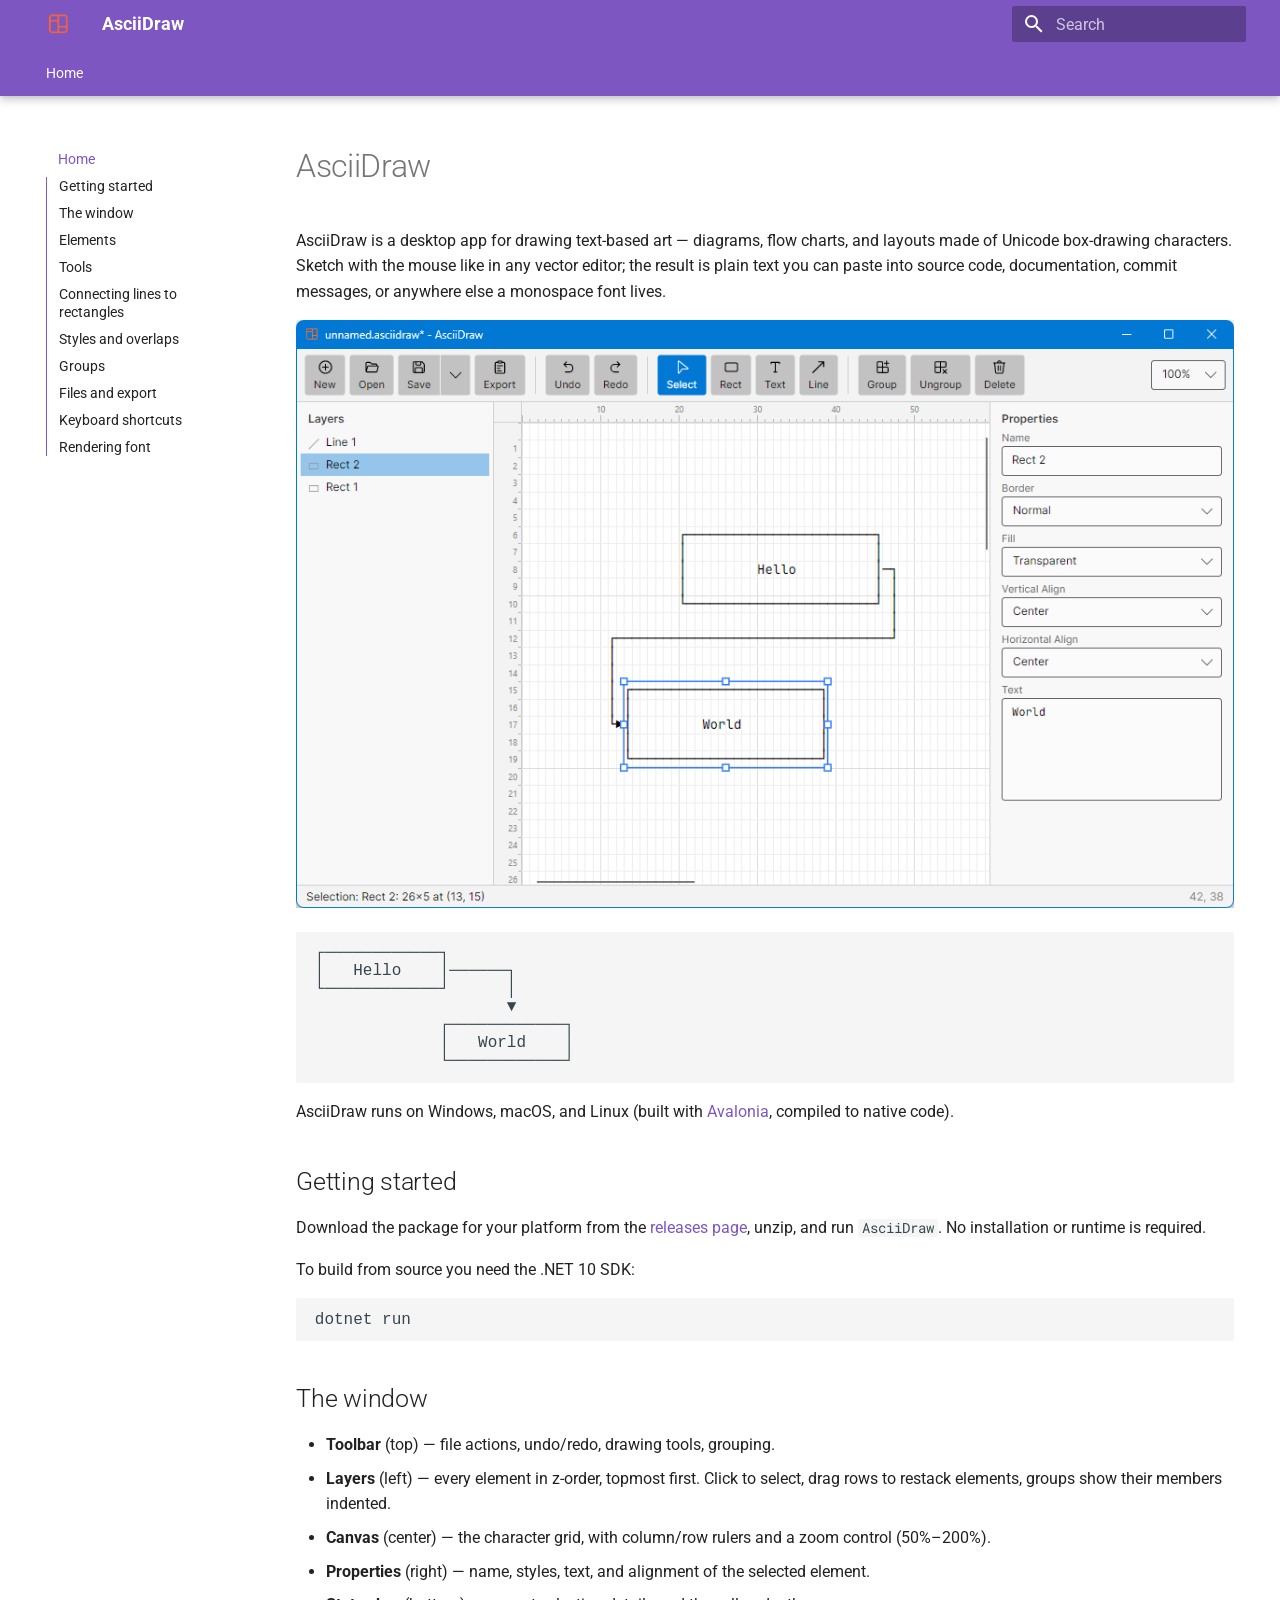
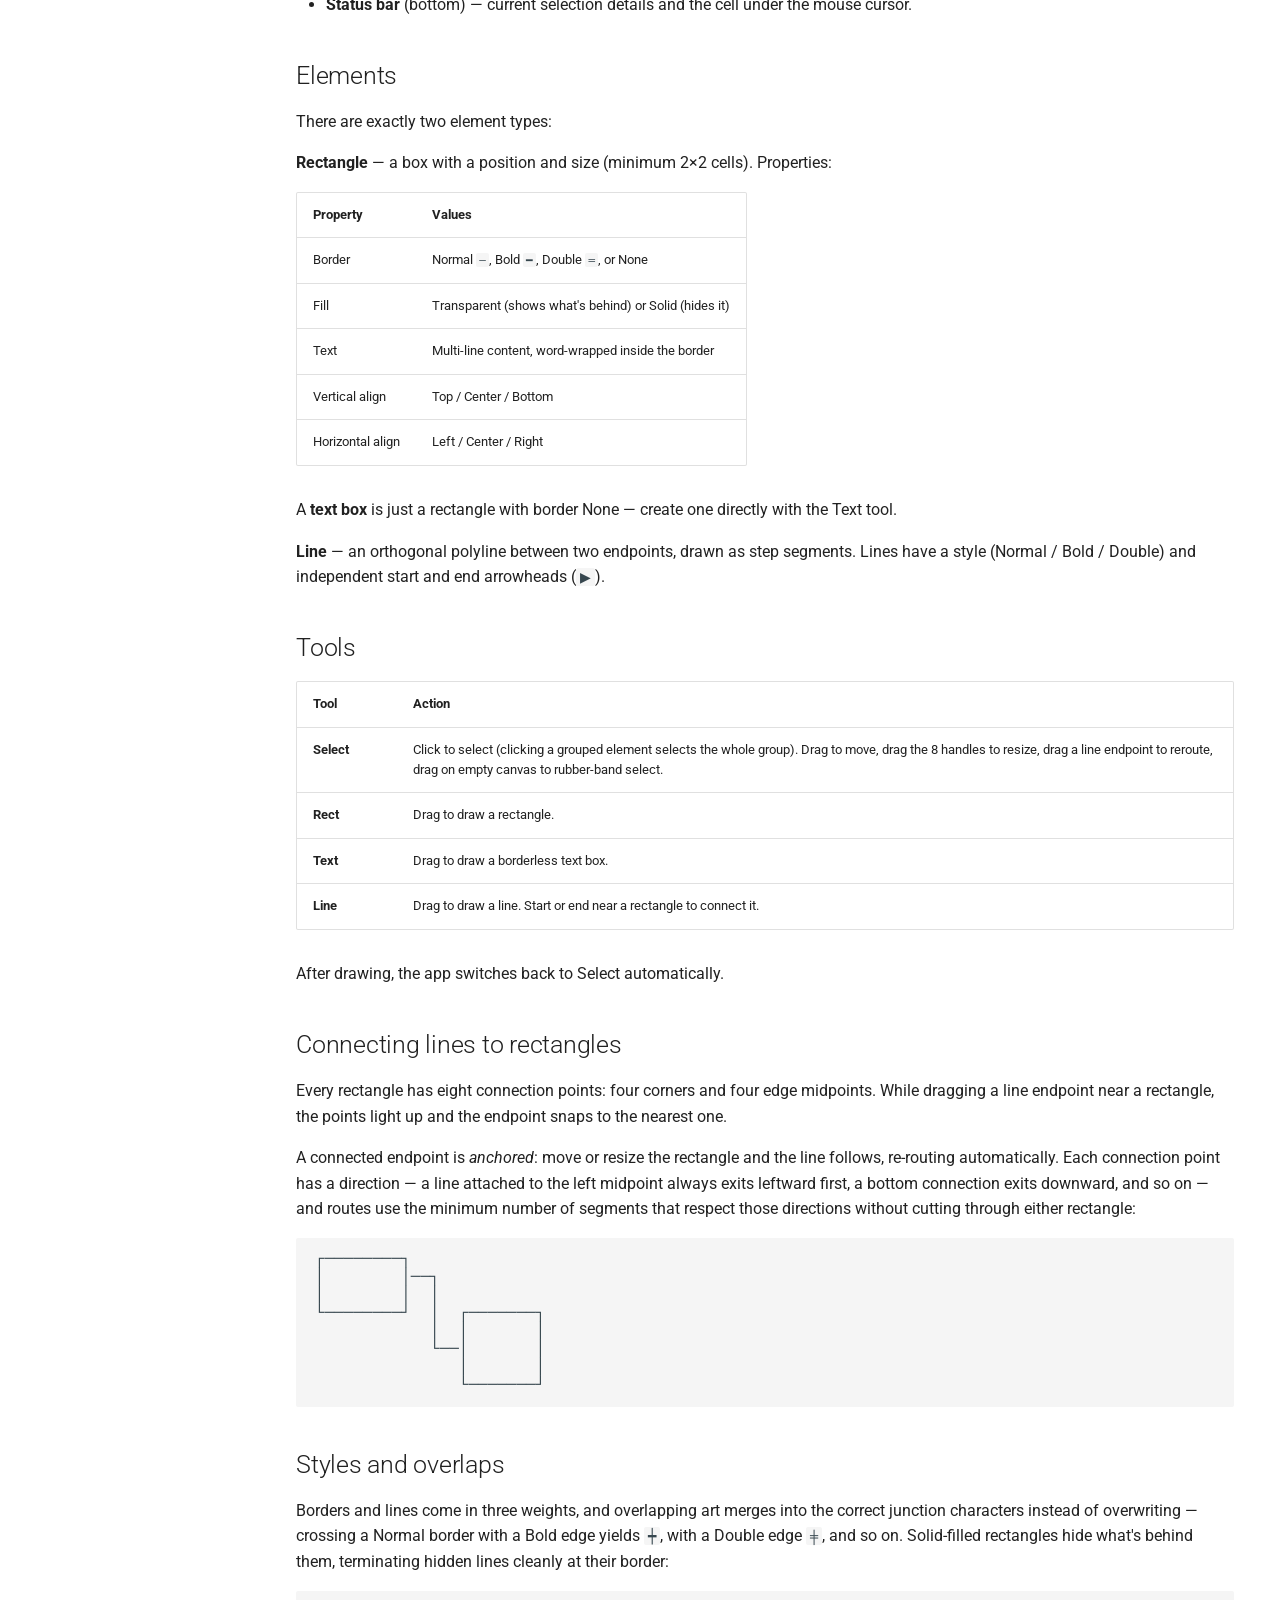
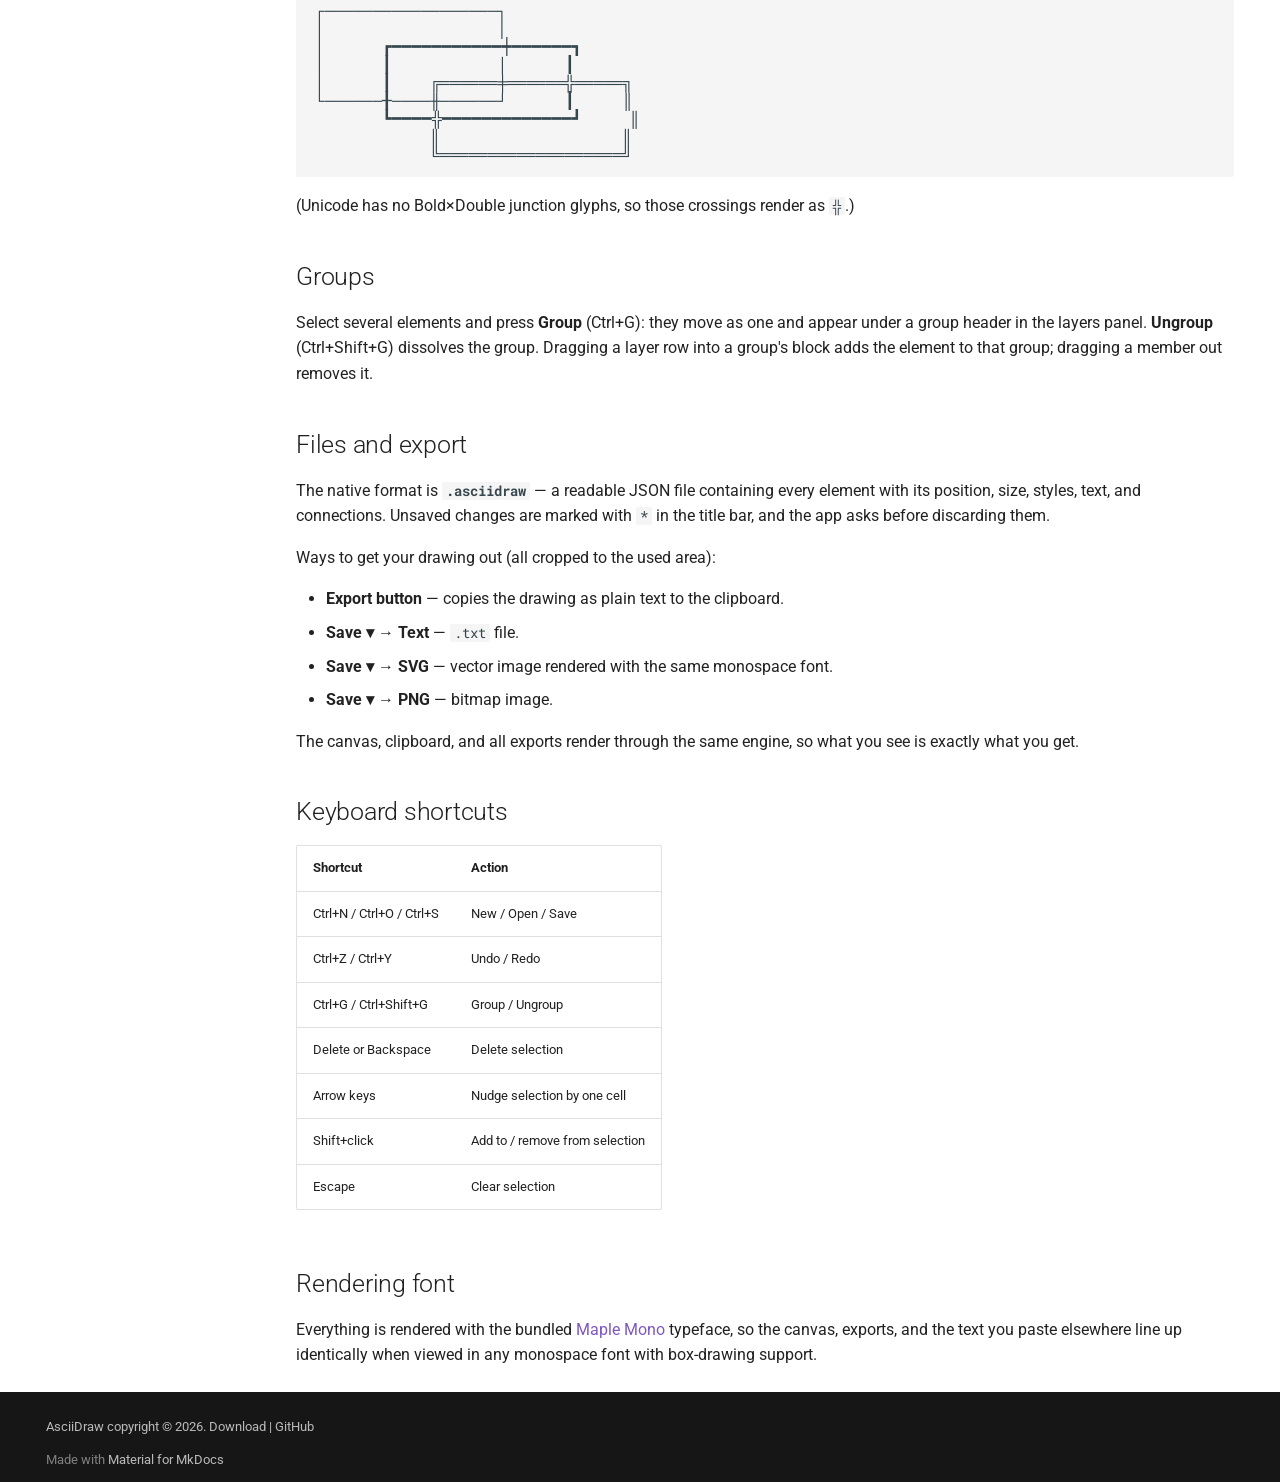
<file: index.html>
<!doctype html>
<html lang="en" class="no-js">
  <head>
    
      <meta charset="utf-8">
      <meta name="viewport" content="width=device-width,initial-scale=1">
      
      
      
      
      
      
      <link rel="icon" href="assets/images/favicon.ico">
      <meta name="generator" content="mkdocs-1.6.1, mkdocs-material-9.5.0">
    
    
      
        <title>AsciiDraw</title>
      
    
    
      <link rel="stylesheet" href="assets/stylesheets/main.45e1311d.min.css">
      
        
        <link rel="stylesheet" href="assets/stylesheets/palette.06af60db.min.css">
      
      


    
    
      
    
    
      
        
        
        <link rel="preconnect" href="https://fonts.gstatic.com" crossorigin>
        <link rel="stylesheet" href="https://fonts.googleapis.com/css?family=Roboto:300,300i,400,400i,700,700i%7CRoboto+Mono:400,400i,700,700i&display=fallback">
        <style>:root{--md-text-font:"Roboto";--md-code-font:"Roboto Mono"}</style>
      
    
    
      <link rel="stylesheet" href="extra.css">
    
    <script>__md_scope=new URL(".",location),__md_hash=e=>[...e].reduce((e,_)=>(e<<5)-e+_.charCodeAt(0),0),__md_get=(e,_=localStorage,t=__md_scope)=>JSON.parse(_.getItem(t.pathname+"."+e)),__md_set=(e,_,t=localStorage,a=__md_scope)=>{try{t.setItem(a.pathname+"."+e,JSON.stringify(_))}catch(e){}}</script>
    
      

    
    
    
  </head>
  
  
    
    
    
    
    
    <body dir="ltr" data-md-color-scheme="default" data-md-color-primary="deep-purple" data-md-color-accent="indigo">
  
    
    <input class="md-toggle" data-md-toggle="drawer" type="checkbox" id="__drawer" autocomplete="off">
    <input class="md-toggle" data-md-toggle="search" type="checkbox" id="__search" autocomplete="off">
    <label class="md-overlay" for="__drawer"></label>
    <div data-md-component="skip">
      
        
        <a href="#asciidraw" class="md-skip">
          Skip to content
        </a>
      
    </div>
    <div data-md-component="announce">
      
    </div>
    
    
      

  

<header class="md-header md-header--shadow md-header--lifted" data-md-component="header">
  <nav class="md-header__inner md-grid" aria-label="Header">
    <a href="." title="AsciiDraw" class="md-header__button md-logo" aria-label="AsciiDraw" data-md-component="logo">
      
  <img src="assets/images/logo.png" alt="logo">

    </a>
    <label class="md-header__button md-icon" for="__drawer">
      
      <svg xmlns="http://www.w3.org/2000/svg" viewBox="0 0 24 24"><path d="M3 6h18v2H3V6m0 5h18v2H3v-2m0 5h18v2H3v-2Z"/></svg>
    </label>
    <div class="md-header__title" data-md-component="header-title">
      <div class="md-header__ellipsis">
        <div class="md-header__topic">
          <span class="md-ellipsis">
            AsciiDraw
          </span>
        </div>
        <div class="md-header__topic" data-md-component="header-topic">
          <span class="md-ellipsis">
            
              Home
            
          </span>
        </div>
      </div>
    </div>
    
      
    
    
    
    
      <label class="md-header__button md-icon" for="__search">
        
        <svg xmlns="http://www.w3.org/2000/svg" viewBox="0 0 24 24"><path d="M9.5 3A6.5 6.5 0 0 1 16 9.5c0 1.61-.59 3.09-1.56 4.23l.27.27h.79l5 5-1.5 1.5-5-5v-.79l-.27-.27A6.516 6.516 0 0 1 9.5 16 6.5 6.5 0 0 1 3 9.5 6.5 6.5 0 0 1 9.5 3m0 2C7 5 5 7 5 9.5S7 14 9.5 14 14 12 14 9.5 12 5 9.5 5Z"/></svg>
      </label>
      <div class="md-search" data-md-component="search" role="dialog">
  <label class="md-search__overlay" for="__search"></label>
  <div class="md-search__inner" role="search">
    <form class="md-search__form" name="search">
      <input type="text" class="md-search__input" name="query" aria-label="Search" placeholder="Search" autocapitalize="off" autocorrect="off" autocomplete="off" spellcheck="false" data-md-component="search-query" required>
      <label class="md-search__icon md-icon" for="__search">
        
        <svg xmlns="http://www.w3.org/2000/svg" viewBox="0 0 24 24"><path d="M9.5 3A6.5 6.5 0 0 1 16 9.5c0 1.61-.59 3.09-1.56 4.23l.27.27h.79l5 5-1.5 1.5-5-5v-.79l-.27-.27A6.516 6.516 0 0 1 9.5 16 6.5 6.5 0 0 1 3 9.5 6.5 6.5 0 0 1 9.5 3m0 2C7 5 5 7 5 9.5S7 14 9.5 14 14 12 14 9.5 12 5 9.5 5Z"/></svg>
        
        <svg xmlns="http://www.w3.org/2000/svg" viewBox="0 0 24 24"><path d="M20 11v2H8l5.5 5.5-1.42 1.42L4.16 12l7.92-7.92L13.5 5.5 8 11h12Z"/></svg>
      </label>
      <nav class="md-search__options" aria-label="Search">
        
        <button type="reset" class="md-search__icon md-icon" title="Clear" aria-label="Clear" tabindex="-1">
          
          <svg xmlns="http://www.w3.org/2000/svg" viewBox="0 0 24 24"><path d="M19 6.41 17.59 5 12 10.59 6.41 5 5 6.41 10.59 12 5 17.59 6.41 19 12 13.41 17.59 19 19 17.59 13.41 12 19 6.41Z"/></svg>
        </button>
      </nav>
      
    </form>
    <div class="md-search__output">
      <div class="md-search__scrollwrap" data-md-scrollfix>
        <div class="md-search-result" data-md-component="search-result">
          <div class="md-search-result__meta">
            Initializing search
          </div>
          <ol class="md-search-result__list" role="presentation"></ol>
        </div>
      </div>
    </div>
  </div>
</div>
    
    
  </nav>
  
    
      
<nav class="md-tabs" aria-label="Tabs" data-md-component="tabs">
  <div class="md-grid">
    <ul class="md-tabs__list">
      
        
  
  
    
  
  
    <li class="md-tabs__item md-tabs__item--active">
      <a href="." class="md-tabs__link">
        
  
    
  
  Home

      </a>
    </li>
  

      
    </ul>
  </div>
</nav>
    
  
</header>
    
    <div class="md-container" data-md-component="container">
      
      
        
      
      <main class="md-main" data-md-component="main">
        <div class="md-main__inner md-grid">
          
            
              
              <div class="md-sidebar md-sidebar--primary" data-md-component="sidebar" data-md-type="navigation" >
                <div class="md-sidebar__scrollwrap">
                  <div class="md-sidebar__inner">
                    


  


  

<nav class="md-nav md-nav--primary md-nav--lifted md-nav--integrated" aria-label="Navigation" data-md-level="0">
  <label class="md-nav__title" for="__drawer">
    <a href="." title="AsciiDraw" class="md-nav__button md-logo" aria-label="AsciiDraw" data-md-component="logo">
      
  <img src="assets/images/logo.png" alt="logo">

    </a>
    AsciiDraw
  </label>
  
  <ul class="md-nav__list" data-md-scrollfix>
    
      
      
  
  
    
  
  
  
    <li class="md-nav__item md-nav__item--active">
      
      <input class="md-nav__toggle md-toggle" type="checkbox" id="__toc">
      
      
        
      
      
        <label class="md-nav__link md-nav__link--active" for="__toc">
          
  
  <span class="md-ellipsis">
    Home
  </span>
  

          <span class="md-nav__icon md-icon"></span>
        </label>
      
      <a href="." class="md-nav__link md-nav__link--active">
        
  
  <span class="md-ellipsis">
    Home
  </span>
  

      </a>
      
        

<nav class="md-nav md-nav--secondary" aria-label="Table of contents">
  
  
  
    
  
  
    <label class="md-nav__title" for="__toc">
      <span class="md-nav__icon md-icon"></span>
      Table of contents
    </label>
    <ul class="md-nav__list" data-md-component="toc" data-md-scrollfix>
      
        <li class="md-nav__item">
  <a href="#getting-started" class="md-nav__link">
    <span class="md-ellipsis">
      Getting started
    </span>
  </a>
  
</li>
      
        <li class="md-nav__item">
  <a href="#the-window" class="md-nav__link">
    <span class="md-ellipsis">
      The window
    </span>
  </a>
  
</li>
      
        <li class="md-nav__item">
  <a href="#elements" class="md-nav__link">
    <span class="md-ellipsis">
      Elements
    </span>
  </a>
  
</li>
      
        <li class="md-nav__item">
  <a href="#tools" class="md-nav__link">
    <span class="md-ellipsis">
      Tools
    </span>
  </a>
  
</li>
      
        <li class="md-nav__item">
  <a href="#connecting-lines-to-rectangles" class="md-nav__link">
    <span class="md-ellipsis">
      Connecting lines to rectangles
    </span>
  </a>
  
</li>
      
        <li class="md-nav__item">
  <a href="#styles-and-overlaps" class="md-nav__link">
    <span class="md-ellipsis">
      Styles and overlaps
    </span>
  </a>
  
</li>
      
        <li class="md-nav__item">
  <a href="#groups" class="md-nav__link">
    <span class="md-ellipsis">
      Groups
    </span>
  </a>
  
</li>
      
        <li class="md-nav__item">
  <a href="#files-and-export" class="md-nav__link">
    <span class="md-ellipsis">
      Files and export
    </span>
  </a>
  
</li>
      
        <li class="md-nav__item">
  <a href="#keyboard-shortcuts" class="md-nav__link">
    <span class="md-ellipsis">
      Keyboard shortcuts
    </span>
  </a>
  
</li>
      
        <li class="md-nav__item">
  <a href="#rendering-font" class="md-nav__link">
    <span class="md-ellipsis">
      Rendering font
    </span>
  </a>
  
</li>
      
    </ul>
  
</nav>
      
    </li>
  

    
  </ul>
</nav>
                  </div>
                </div>
              </div>
            
            
          
          
            <div class="md-content" data-md-component="content">
              <article class="md-content__inner md-typeset">
                
                  


<h1 id="asciidraw">AsciiDraw</h1>
<p>AsciiDraw is a desktop app for drawing text-based art — diagrams, flow charts,
and layouts made of Unicode box-drawing characters. Sketch with the mouse like
in any vector editor; the result is plain text you can paste into source code,
documentation, commit messages, or anywhere else a monospace font lives.</p>
<p><img alt="AsciiDraw" src="assets/images/screenshot.png" /></p>
<pre><code>┌────────────┐
│   Hello    │──────┐
└────────────┘      │
                    ▼
             ┌────────────┐
             │   World    │
             └────────────┘
</code></pre>
<p>AsciiDraw runs on Windows, macOS, and Linux (built with
<a href="https://avaloniaui.net/">Avalonia</a>, compiled to native code).</p>
<h2 id="getting-started">Getting started</h2>
<p>Download the package for your platform from the
<a href="https://github.com/michaelliao/asciidraw/releases">releases page</a>, unzip,
and run <code>AsciiDraw</code>. No installation or runtime is required.</p>
<p>To build from source you need the .NET 10 SDK:</p>
<pre><code>dotnet run
</code></pre>
<h2 id="the-window">The window</h2>
<ul>
<li><strong>Toolbar</strong> (top) — file actions, undo/redo, drawing tools, grouping.</li>
<li><strong>Layers</strong> (left) — every element in z-order, topmost first. Click to select,
  drag rows to restack elements, groups show their members indented.</li>
<li><strong>Canvas</strong> (center) — the character grid, with column/row rulers and a
  zoom control (50%–200%).</li>
<li><strong>Properties</strong> (right) — name, styles, text, and alignment of the selected
  element.</li>
<li><strong>Status bar</strong> (bottom) — current selection details and the cell under the
  mouse cursor.</li>
</ul>
<h2 id="elements">Elements</h2>
<p>There are exactly two element types:</p>
<p><strong>Rectangle</strong> — a box with a position and size (minimum 2×2 cells).
Properties:</p>
<table>
<thead>
<tr>
<th>Property</th>
<th>Values</th>
</tr>
</thead>
<tbody>
<tr>
<td>Border</td>
<td>Normal <code>─</code>, Bold <code>━</code>, Double <code>═</code>, or None</td>
</tr>
<tr>
<td>Fill</td>
<td>Transparent (shows what's behind) or Solid (hides it)</td>
</tr>
<tr>
<td>Text</td>
<td>Multi-line content, word-wrapped inside the border</td>
</tr>
<tr>
<td>Vertical align</td>
<td>Top / Center / Bottom</td>
</tr>
<tr>
<td>Horizontal align</td>
<td>Left / Center / Right</td>
</tr>
</tbody>
</table>
<p>A <strong>text box</strong> is just a rectangle with border None — create one directly with
the Text tool.</p>
<p><strong>Line</strong> — an orthogonal polyline between two endpoints, drawn as step
segments. Lines have a style (Normal / Bold / Double) and independent start
and end arrowheads (<code>▶</code>).</p>
<h2 id="tools">Tools</h2>
<table>
<thead>
<tr>
<th>Tool</th>
<th>Action</th>
</tr>
</thead>
<tbody>
<tr>
<td><strong>Select</strong></td>
<td>Click to select (clicking a grouped element selects the whole group). Drag to move, drag the 8 handles to resize, drag a line endpoint to reroute, drag on empty canvas to rubber-band select.</td>
</tr>
<tr>
<td><strong>Rect</strong></td>
<td>Drag to draw a rectangle.</td>
</tr>
<tr>
<td><strong>Text</strong></td>
<td>Drag to draw a borderless text box.</td>
</tr>
<tr>
<td><strong>Line</strong></td>
<td>Drag to draw a line. Start or end near a rectangle to connect it.</td>
</tr>
</tbody>
</table>
<p>After drawing, the app switches back to Select automatically.</p>
<h2 id="connecting-lines-to-rectangles">Connecting lines to rectangles</h2>
<p>Every rectangle has eight connection points: four corners and four edge
midpoints. While dragging a line endpoint near a rectangle, the points light
up and the endpoint snaps to the nearest one.</p>
<p>A connected endpoint is <em>anchored</em>: move or resize the rectangle and the line
follows, re-routing automatically. Each connection point has a direction — a
line attached to the left midpoint always exits leftward first, a bottom
connection exits downward, and so on — and routes use the minimum number of
segments that respect those directions without cutting through either
rectangle:</p>
<pre><code>┌────────┐
│        │──┐
│        │  │
└────────┘  │  ┌───────┐
            │  │       │
            └──│       │
               │       │
               └───────┘
</code></pre>
<h2 id="styles-and-overlaps">Styles and overlaps</h2>
<p>Borders and lines come in three weights, and overlapping art merges into the
correct junction characters instead of overwriting — crossing a Normal border
with a Bold edge yields <code>┿</code>, with a Double edge <code>╪</code>, and so on. Solid-filled
rectangles hide what's behind them, terminating hidden lines cleanly at their
border:</p>
<pre><code>┌──────────────────┐
│                  │
│      ┏━━━━━━━━━━━┿━━━━━━┓
│      ┃           │      ┃
│      ┃    ╔══════╪══════╬═════╗
└──────╂────╫──────┘      ┃     ║
       ┗━━━━╬━━━━━━━━━━━━━┛     ║
            ║                   ║
            ╚═══════════════════╝
</code></pre>
<p>(Unicode has no Bold×Double junction glyphs, so those crossings render as <code>╬</code>.)</p>
<h2 id="groups">Groups</h2>
<p>Select several elements and press <strong>Group</strong> (Ctrl+G): they move as one and
appear under a group header in the layers panel. <strong>Ungroup</strong> (Ctrl+Shift+G)
dissolves the group. Dragging a layer row into a group's block adds the
element to that group; dragging a member out removes it.</p>
<h2 id="files-and-export">Files and export</h2>
<p>The native format is <strong><code>.asciidraw</code></strong> — a readable JSON file containing every
element with its position, size, styles, text, and connections. Unsaved
changes are marked with <code>*</code> in the title bar, and the app asks before
discarding them.</p>
<p>Ways to get your drawing out (all cropped to the used area):</p>
<ul>
<li><strong>Export button</strong> — copies the drawing as plain text to the clipboard.</li>
<li><strong>Save ▾ → Text</strong> — <code>.txt</code> file.</li>
<li><strong>Save ▾ → SVG</strong> — vector image rendered with the same monospace font.</li>
<li><strong>Save ▾ → PNG</strong> — bitmap image.</li>
</ul>
<p>The canvas, clipboard, and all exports render through the same engine, so
what you see is exactly what you get.</p>
<h2 id="keyboard-shortcuts">Keyboard shortcuts</h2>
<table>
<thead>
<tr>
<th>Shortcut</th>
<th>Action</th>
</tr>
</thead>
<tbody>
<tr>
<td>Ctrl+N / Ctrl+O / Ctrl+S</td>
<td>New / Open / Save</td>
</tr>
<tr>
<td>Ctrl+Z / Ctrl+Y</td>
<td>Undo / Redo</td>
</tr>
<tr>
<td>Ctrl+G / Ctrl+Shift+G</td>
<td>Group / Ungroup</td>
</tr>
<tr>
<td>Delete or Backspace</td>
<td>Delete selection</td>
</tr>
<tr>
<td>Arrow keys</td>
<td>Nudge selection by one cell</td>
</tr>
<tr>
<td>Shift+click</td>
<td>Add to / remove from selection</td>
</tr>
<tr>
<td>Escape</td>
<td>Clear selection</td>
</tr>
</tbody>
</table>
<h2 id="rendering-font">Rendering font</h2>
<p>Everything is rendered with the bundled
<a href="https://github.com/subframe7536/maple-font">Maple Mono</a> typeface, so the
canvas, exports, and the text you paste elsewhere line up identically when
viewed in any monospace font with box-drawing support.</p>












                
              </article>
            </div>
          
          
<script>var target=document.getElementById(location.hash.slice(1));target&&target.name&&(target.checked=target.name.startsWith("__tabbed_"))</script>
        </div>
        
          <button type="button" class="md-top md-icon" data-md-component="top" hidden>
  
  <svg xmlns="http://www.w3.org/2000/svg" viewBox="0 0 24 24"><path d="M13 20h-2V8l-5.5 5.5-1.42-1.42L12 4.16l7.92 7.92-1.42 1.42L13 8v12Z"/></svg>
  Back to top
</button>
        
      </main>
      
        <footer class="md-footer">
  
  <div class="md-footer-meta md-typeset">
    <div class="md-footer-meta__inner md-grid">
      <div class="md-copyright">
  
    <div class="md-copyright__highlight">
      <p>AsciiDraw copyright &copy; 2026. <a href="https://github.com/michaelliao/asciidraw/releases/latest">Download</a> | <a href="https://github.com/michaelliao/asciidraw">GitHub</a></p>

    </div>
  
  
    Made with
    <a href="https://squidfunk.github.io/mkdocs-material/" target="_blank" rel="noopener">
      Material for MkDocs
    </a>
  
</div>
      
    </div>
  </div>
</footer>
      
    </div>
    <div class="md-dialog" data-md-component="dialog">
      <div class="md-dialog__inner md-typeset"></div>
    </div>
    
    
    <script id="__config" type="application/json">{"base": ".", "features": ["navigation.tabs", "navigation.tabs.sticky", "toc.follow", "toc.integrate", "navigation.top"], "search": "assets/javascripts/workers/search.f886a092.min.js", "translations": {"clipboard.copied": "Copied to clipboard", "clipboard.copy": "Copy to clipboard", "search.result.more.one": "1 more on this page", "search.result.more.other": "# more on this page", "search.result.none": "No matching documents", "search.result.one": "1 matching document", "search.result.other": "# matching documents", "search.result.placeholder": "Type to start searching", "search.result.term.missing": "Missing", "select.version": "Select version"}}</script>
    
    
      <script src="assets/javascripts/bundle.d7c377c4.min.js"></script>
      
    
  </body>
</html>
</file>
<file: extra.css>
pre>code {
  font-size: 16px !important;
  line-height: 18px !important;
  font-family: "Monaspace Neon", ui-monospace, SFMono-Regular, "SF Mono", Menlo, Consolas, "Liberation Mono", monospace !important;
}
</file>
<file: assets/stylesheets/main.45e1311d.min.css>
@charset "UTF-8";html{-webkit-text-size-adjust:none;-moz-text-size-adjust:none;text-size-adjust:none;box-sizing:border-box}*,:after,:before{box-sizing:inherit}@media (prefers-reduced-motion){*,:after,:before{transition:none!important}}body{margin:0}a,button,input,label{-webkit-tap-highlight-color:transparent}a{color:inherit;text-decoration:none}hr{border:0;box-sizing:initial;display:block;height:.05rem;overflow:visible;padding:0}small{font-size:80%}sub,sup{line-height:1em}img{border-style:none}table{border-collapse:initial;border-spacing:0}td,th{font-weight:400;vertical-align:top}button{background:#0000;border:0;font-family:inherit;font-size:inherit;margin:0;padding:0}input{border:0;outline:none}:root{--md-primary-fg-color:#4051b5;--md-primary-fg-color--light:#5d6cc0;--md-primary-fg-color--dark:#303fa1;--md-primary-bg-color:#fff;--md-primary-bg-color--light:#ffffffb3;--md-accent-fg-color:#526cfe;--md-accent-fg-color--transparent:#526cfe1a;--md-accent-bg-color:#fff;--md-accent-bg-color--light:#ffffffb3}[data-md-color-scheme=default]{color-scheme:light}[data-md-color-scheme=default] img[src$="#gh-dark-mode-only"],[data-md-color-scheme=default] img[src$="#only-dark"]{display:none}:root,[data-md-color-scheme=default]{--md-hue:225deg;--md-default-fg-color:#000000de;--md-default-fg-color--light:#0000008a;--md-default-fg-color--lighter:#00000052;--md-default-fg-color--lightest:#00000012;--md-default-bg-color:#fff;--md-default-bg-color--light:#ffffffb3;--md-default-bg-color--lighter:#ffffff4d;--md-default-bg-color--lightest:#ffffff1f;--md-code-fg-color:#36464e;--md-code-bg-color:#f5f5f5;--md-code-hl-color:#4287ff;--md-code-hl-color--light:#4287ff1a;--md-code-hl-number-color:#d52a2a;--md-code-hl-special-color:#db1457;--md-code-hl-function-color:#a846b9;--md-code-hl-constant-color:#6e59d9;--md-code-hl-keyword-color:#3f6ec6;--md-code-hl-string-color:#1c7d4d;--md-code-hl-name-color:var(--md-code-fg-color);--md-code-hl-operator-color:var(--md-default-fg-color--light);--md-code-hl-punctuation-color:var(--md-default-fg-color--light);--md-code-hl-comment-color:var(--md-default-fg-color--light);--md-code-hl-generic-color:var(--md-default-fg-color--light);--md-code-hl-variable-color:var(--md-default-fg-color--light);--md-typeset-color:var(--md-default-fg-color);--md-typeset-a-color:var(--md-primary-fg-color);--md-typeset-del-color:#f5503d26;--md-typeset-ins-color:#0bd57026;--md-typeset-kbd-color:#fafafa;--md-typeset-kbd-accent-color:#fff;--md-typeset-kbd-border-color:#b8b8b8;--md-typeset-mark-color:#ffff0080;--md-typeset-table-color:#0000001f;--md-typeset-table-color--light:rgba(0,0,0,.035);--md-admonition-fg-color:var(--md-default-fg-color);--md-admonition-bg-color:var(--md-default-bg-color);--md-warning-fg-color:#000000de;--md-warning-bg-color:#ff9;--md-footer-fg-color:#fff;--md-footer-fg-color--light:#ffffffb3;--md-footer-fg-color--lighter:#ffffff73;--md-footer-bg-color:#000000de;--md-footer-bg-color--dark:#00000052;--md-shadow-z1:0 0.2rem 0.5rem #0000000d,0 0 0.05rem #0000001a;--md-shadow-z2:0 0.2rem 0.5rem #0000001a,0 0 0.05rem #00000040;--md-shadow-z3:0 0.2rem 0.5rem #0003,0 0 0.05rem #00000059}.md-icon svg{fill:currentcolor;display:block;height:1.2rem;width:1.2rem}body{-webkit-font-smoothing:antialiased;-moz-osx-font-smoothing:grayscale;--md-text-font-family:var(--md-text-font,_),-apple-system,BlinkMacSystemFont,Helvetica,Arial,sans-serif;--md-code-font-family:var(--md-code-font,_),SFMono-Regular,Consolas,Menlo,monospace}aside,body,input{font-feature-settings:"kern","liga";color:var(--md-typeset-color);font-family:var(--md-text-font-family)}code,kbd,pre{font-feature-settings:"kern";font-family:var(--md-code-font-family)}:root{--md-typeset-table-sort-icon:url('data:image/svg+xml;charset=utf-8,<svg xmlns="http://www.w3.org/2000/svg" viewBox="0 0 24 24"><path d="m18 21-4-4h3V7h-3l4-4 4 4h-3v10h3M2 19v-2h10v2M2 13v-2h7v2M2 7V5h4v2H2Z"/></svg>');--md-typeset-table-sort-icon--asc:url('data:image/svg+xml;charset=utf-8,<svg xmlns="http://www.w3.org/2000/svg" viewBox="0 0 24 24"><path d="M19 17h3l-4 4-4-4h3V3h2M2 17h10v2H2M6 5v2H2V5m0 6h7v2H2v-2Z"/></svg>');--md-typeset-table-sort-icon--desc:url('data:image/svg+xml;charset=utf-8,<svg xmlns="http://www.w3.org/2000/svg" viewBox="0 0 24 24"><path d="M19 7h3l-4-4-4 4h3v14h2M2 17h10v2H2M6 5v2H2V5m0 6h7v2H2v-2Z"/></svg>')}.md-typeset{-webkit-print-color-adjust:exact;color-adjust:exact;font-size:.8rem;line-height:1.6}@media print{.md-typeset{font-size:.68rem}}.md-typeset blockquote,.md-typeset dl,.md-typeset figure,.md-typeset ol,.md-typeset pre,.md-typeset ul{margin-bottom:1em;margin-top:1em}.md-typeset h1{color:var(--md-default-fg-color--light);font-size:2em;line-height:1.3;margin:0 0 1.25em}.md-typeset h1,.md-typeset h2{font-weight:300;letter-spacing:-.01em}.md-typeset h2{font-size:1.5625em;line-height:1.4;margin:1.6em 0 .64em}.md-typeset h3{font-size:1.25em;font-weight:400;letter-spacing:-.01em;line-height:1.5;margin:1.6em 0 .8em}.md-typeset h2+h3{margin-top:.8em}.md-typeset h4{font-weight:700;letter-spacing:-.01em;margin:1em 0}.md-typeset h5,.md-typeset h6{color:var(--md-default-fg-color--light);font-size:.8em;font-weight:700;letter-spacing:-.01em;margin:1.25em 0}.md-typeset h5{text-transform:uppercase}.md-typeset hr{border-bottom:.05rem solid var(--md-default-fg-color--lightest);display:flow-root;margin:1.5em 0}.md-typeset a{color:var(--md-typeset-a-color);word-break:break-word}.md-typeset a,.md-typeset a:before{transition:color 125ms}.md-typeset a:focus,.md-typeset a:hover{color:var(--md-accent-fg-color)}.md-typeset a:focus code,.md-typeset a:hover code{background-color:var(--md-accent-fg-color--transparent)}.md-typeset a code{color:currentcolor;transition:background-color 125ms}.md-typeset a.focus-visible{outline-color:var(--md-accent-fg-color);outline-offset:.2rem}.md-typeset code,.md-typeset kbd,.md-typeset pre{color:var(--md-code-fg-color);direction:ltr;font-variant-ligatures:none}@media print{.md-typeset code,.md-typeset kbd,.md-typeset pre{white-space:pre-wrap}}.md-typeset code{background-color:var(--md-code-bg-color);border-radius:.1rem;-webkit-box-decoration-break:clone;box-decoration-break:clone;font-size:.85em;padding:0 .2941176471em;word-break:break-word}.md-typeset code:not(.focus-visible){-webkit-tap-highlight-color:transparent;outline:none}.md-typeset pre{display:flow-root;line-height:1.4;position:relative}.md-typeset pre>code{-webkit-box-decoration-break:slice;box-decoration-break:slice;box-shadow:none;display:block;margin:0;outline-color:var(--md-accent-fg-color);overflow:auto;padding:.7720588235em 1.1764705882em;scrollbar-color:var(--md-default-fg-color--lighter) #0000;scrollbar-width:thin;touch-action:auto;word-break:normal}.md-typeset pre>code:hover{scrollbar-color:var(--md-accent-fg-color) #0000}.md-typeset pre>code::-webkit-scrollbar{height:.2rem;width:.2rem}.md-typeset pre>code::-webkit-scrollbar-thumb{background-color:var(--md-default-fg-color--lighter)}.md-typeset pre>code::-webkit-scrollbar-thumb:hover{background-color:var(--md-accent-fg-color)}.md-typeset kbd{background-color:var(--md-typeset-kbd-color);border-radius:.1rem;box-shadow:0 .1rem 0 .05rem var(--md-typeset-kbd-border-color),0 .1rem 0 var(--md-typeset-kbd-border-color),0 -.1rem .2rem var(--md-typeset-kbd-accent-color) inset;color:var(--md-default-fg-color);display:inline-block;font-size:.75em;padding:0 .6666666667em;vertical-align:text-top;word-break:break-word}.md-typeset mark{background-color:var(--md-typeset-mark-color);-webkit-box-decoration-break:clone;box-decoration-break:clone;color:inherit;word-break:break-word}.md-typeset abbr{border-bottom:.05rem dotted var(--md-default-fg-color--light);cursor:help;text-decoration:none}.md-typeset small{opacity:.75}[dir=ltr] .md-typeset sub,[dir=ltr] .md-typeset sup{margin-left:.078125em}[dir=rtl] .md-typeset sub,[dir=rtl] .md-typeset sup{margin-right:.078125em}[dir=ltr] .md-typeset blockquote{padding-left:.6rem}[dir=rtl] .md-typeset blockquote{padding-right:.6rem}[dir=ltr] .md-typeset blockquote{border-left:.2rem solid var(--md-default-fg-color--lighter)}[dir=rtl] .md-typeset blockquote{border-right:.2rem solid var(--md-default-fg-color--lighter)}.md-typeset blockquote{color:var(--md-default-fg-color--light);margin-left:0;margin-right:0}.md-typeset ul{list-style-type:disc}[dir=ltr] .md-typeset ol,[dir=ltr] .md-typeset ul{margin-left:.625em}[dir=rtl] .md-typeset ol,[dir=rtl] .md-typeset ul{margin-right:.625em}.md-typeset ol,.md-typeset ul{padding:0}.md-typeset ol:not([hidden]),.md-typeset ul:not([hidden]){display:flow-root}.md-typeset ol ol,.md-typeset ul ol{list-style-type:lower-alpha}.md-typeset ol ol ol,.md-typeset ul ol ol{list-style-type:lower-roman}[dir=ltr] .md-typeset ol li,[dir=ltr] .md-typeset ul li{margin-left:1.25em}[dir=rtl] .md-typeset ol li,[dir=rtl] .md-typeset ul li{margin-right:1.25em}.md-typeset ol li,.md-typeset ul li{margin-bottom:.5em}.md-typeset ol li blockquote,.md-typeset ol li p,.md-typeset ul li blockquote,.md-typeset ul li p{margin:.5em 0}.md-typeset ol li:last-child,.md-typeset ul li:last-child{margin-bottom:0}[dir=ltr] .md-typeset ol li ol,[dir=ltr] .md-typeset ol li ul,[dir=ltr] .md-typeset ul li ol,[dir=ltr] .md-typeset ul li ul{margin-left:.625em}[dir=rtl] .md-typeset ol li ol,[dir=rtl] .md-typeset ol li ul,[dir=rtl] .md-typeset ul li ol,[dir=rtl] .md-typeset ul li ul{margin-right:.625em}.md-typeset ol li ol,.md-typeset ol li ul,.md-typeset ul li ol,.md-typeset ul li ul{margin-bottom:.5em;margin-top:.5em}[dir=ltr] .md-typeset dd{margin-left:1.875em}[dir=rtl] .md-typeset dd{margin-right:1.875em}.md-typeset dd{margin-bottom:1.5em;margin-top:1em}.md-typeset img,.md-typeset svg,.md-typeset video{height:auto;max-width:100%}.md-typeset img[align=left]{margin:1em 1em 1em 0}.md-typeset img[align=right]{margin:1em 0 1em 1em}.md-typeset img[align]:only-child{margin-top:0}.md-typeset figure{display:flow-root;margin:1em auto;max-width:100%;text-align:center;width:-webkit-fit-content;width:-moz-fit-content;width:fit-content}.md-typeset figure img{display:block}.md-typeset figcaption{font-style:italic;margin:1em auto;max-width:24rem}.md-typeset iframe{max-width:100%}.md-typeset table:not([class]){background-color:var(--md-default-bg-color);border:.05rem solid var(--md-typeset-table-color);border-radius:.1rem;display:inline-block;font-size:.64rem;max-width:100%;overflow:auto;touch-action:auto}@media print{.md-typeset table:not([class]){display:table}}.md-typeset table:not([class])+*{margin-top:1.5em}.md-typeset table:not([class]) td>:first-child,.md-typeset table:not([class]) th>:first-child{margin-top:0}.md-typeset table:not([class]) td>:last-child,.md-typeset table:not([class]) th>:last-child{margin-bottom:0}.md-typeset table:not([class]) td:not([align]),.md-typeset table:not([class]) th:not([align]){text-align:left}[dir=rtl] .md-typeset table:not([class]) td:not([align]),[dir=rtl] .md-typeset table:not([class]) th:not([align]){text-align:right}.md-typeset table:not([class]) th{font-weight:700;min-width:5rem;padding:.9375em 1.25em;vertical-align:top}.md-typeset table:not([class]) td{border-top:.05rem solid var(--md-typeset-table-color);padding:.9375em 1.25em;vertical-align:top}.md-typeset table:not([class]) tbody tr{transition:background-color 125ms}.md-typeset table:not([class]) tbody tr:hover{background-color:var(--md-typeset-table-color--light);box-shadow:0 .05rem 0 var(--md-default-bg-color) inset}.md-typeset table:not([class]) a{word-break:normal}.md-typeset table th[role=columnheader]{cursor:pointer}[dir=ltr] .md-typeset table th[role=columnheader]:after{margin-left:.5em}[dir=rtl] .md-typeset table th[role=columnheader]:after{margin-right:.5em}.md-typeset table th[role=columnheader]:after{content:"";display:inline-block;height:1.2em;-webkit-mask-image:var(--md-typeset-table-sort-icon);mask-image:var(--md-typeset-table-sort-icon);-webkit-mask-repeat:no-repeat;mask-repeat:no-repeat;-webkit-mask-size:contain;mask-size:contain;transition:background-color 125ms;vertical-align:text-bottom;width:1.2em}.md-typeset table th[role=columnheader]:hover:after{background-color:var(--md-default-fg-color--lighter)}.md-typeset table th[role=columnheader][aria-sort=ascending]:after{background-color:var(--md-default-fg-color--light);-webkit-mask-image:var(--md-typeset-table-sort-icon--asc);mask-image:var(--md-typeset-table-sort-icon--asc)}.md-typeset table th[role=columnheader][aria-sort=descending]:after{background-color:var(--md-default-fg-color--light);-webkit-mask-image:var(--md-typeset-table-sort-icon--desc);mask-image:var(--md-typeset-table-sort-icon--desc)}.md-typeset__scrollwrap{margin:1em -.8rem;overflow-x:auto;touch-action:auto}.md-typeset__table{display:inline-block;margin-bottom:.5em;padding:0 .8rem}@media print{.md-typeset__table{display:block}}html .md-typeset__table table{display:table;margin:0;overflow:hidden;width:100%}@media screen and (max-width:44.984375em){.md-content__inner>pre{margin:1em -.8rem}.md-content__inner>pre code{border-radius:0}}.md-typeset .md-author{border-radius:100%;display:block;flex-shrink:0;height:1.6rem;overflow:hidden;position:relative;transition:color 125ms,transform 125ms;width:1.6rem}.md-typeset .md-author img{display:block}.md-typeset .md-author--more{background:var(--md-default-fg-color--lightest);color:var(--md-default-fg-color--lighter);font-size:.6rem;font-weight:700;line-height:1.6rem;text-align:center}.md-typeset .md-author--long{height:2.4rem;width:2.4rem}.md-typeset a.md-author{transform:scale(1)}.md-typeset a.md-author img{filter:grayscale(100%) opacity(75%);transition:filter 125ms}.md-typeset a.md-author:focus,.md-typeset a.md-author:hover{transform:scale(1.1);z-index:1}.md-typeset a.md-author:focus img,.md-typeset a.md-author:hover img{filter:grayscale(0)}.md-banner{background-color:var(--md-footer-bg-color);color:var(--md-footer-fg-color);overflow:auto}@media print{.md-banner{display:none}}.md-banner--warning{background-color:var(--md-warning-bg-color);color:var(--md-warning-fg-color)}.md-banner__inner{font-size:.7rem;margin:.6rem auto;padding:0 .8rem}[dir=ltr] .md-banner__button{float:right}[dir=rtl] .md-banner__button{float:left}.md-banner__button{color:inherit;cursor:pointer;transition:opacity .25s}.no-js .md-banner__button{display:none}.md-banner__button:hover{opacity:.7}html{font-size:125%;height:100%;overflow-x:hidden}@media screen and (min-width:100em){html{font-size:137.5%}}@media screen and (min-width:125em){html{font-size:150%}}body{background-color:var(--md-default-bg-color);display:flex;flex-direction:column;font-size:.5rem;min-height:100%;position:relative;width:100%}@media print{body{display:block}}@media screen and (max-width:59.984375em){body[data-md-scrolllock]{position:fixed}}.md-grid{margin-left:auto;margin-right:auto;max-width:61rem}.md-container{display:flex;flex-direction:column;flex-grow:1}@media print{.md-container{display:block}}.md-main{flex-grow:1}.md-main__inner{display:flex;height:100%;margin-top:1.5rem}.md-ellipsis{overflow:hidden;text-overflow:ellipsis}.md-toggle{display:none}.md-option{height:0;opacity:0;position:absolute;width:0}.md-option:checked+label:not([hidden]){display:block}.md-option.focus-visible+label{outline-color:var(--md-accent-fg-color);outline-style:auto}.md-skip{background-color:var(--md-default-fg-color);border-radius:.1rem;color:var(--md-default-bg-color);font-size:.64rem;margin:.5rem;opacity:0;outline-color:var(--md-accent-fg-color);padding:.3rem .5rem;position:fixed;transform:translateY(.4rem);z-index:-1}.md-skip:focus{opacity:1;transform:translateY(0);transition:transform .25s cubic-bezier(.4,0,.2,1),opacity 175ms 75ms;z-index:10}@page{margin:25mm}:root{--md-clipboard-icon:url('data:image/svg+xml;charset=utf-8,<svg xmlns="http://www.w3.org/2000/svg" viewBox="0 0 24 24"><path d="M19 21H8V7h11m0-2H8a2 2 0 0 0-2 2v14a2 2 0 0 0 2 2h11a2 2 0 0 0 2-2V7a2 2 0 0 0-2-2m-3-4H4a2 2 0 0 0-2 2v14h2V3h12V1Z"/></svg>')}.md-clipboard{border-radius:.1rem;color:var(--md-default-fg-color--lightest);cursor:pointer;height:1.5em;outline-color:var(--md-accent-fg-color);outline-offset:.1rem;position:absolute;right:.5em;top:.5em;transition:color .25s;width:1.5em;z-index:1}@media print{.md-clipboard{display:none}}.md-clipboard:not(.focus-visible){-webkit-tap-highlight-color:transparent;outline:none}:hover>.md-clipboard{color:var(--md-default-fg-color--light)}.md-clipboard:focus,.md-clipboard:hover{color:var(--md-accent-fg-color)}.md-clipboard:after{background-color:currentcolor;content:"";display:block;height:1.125em;margin:0 auto;-webkit-mask-image:var(--md-clipboard-icon);mask-image:var(--md-clipboard-icon);-webkit-mask-position:center;mask-position:center;-webkit-mask-repeat:no-repeat;mask-repeat:no-repeat;-webkit-mask-size:contain;mask-size:contain;width:1.125em}.md-clipboard--inline{cursor:pointer}.md-clipboard--inline code{transition:color .25s,background-color .25s}.md-clipboard--inline:focus code,.md-clipboard--inline:hover code{background-color:var(--md-accent-fg-color--transparent);color:var(--md-accent-fg-color)}@keyframes consent{0%{opacity:0;transform:translateY(100%)}to{opacity:1;transform:translateY(0)}}@keyframes overlay{0%{opacity:0}to{opacity:1}}.md-consent__overlay{animation:overlay .25s both;-webkit-backdrop-filter:blur(.1rem);backdrop-filter:blur(.1rem);background-color:#0000008a;height:100%;opacity:1;position:fixed;top:0;width:100%;z-index:5}.md-consent__inner{animation:consent .5s cubic-bezier(.1,.7,.1,1) both;background-color:var(--md-default-bg-color);border:0;border-radius:.1rem;bottom:0;box-shadow:0 0 .2rem #0000001a,0 .2rem .4rem #0003;max-height:100%;overflow:auto;padding:0;position:fixed;width:100%;z-index:5}.md-consent__form{padding:.8rem}.md-consent__settings{display:none;margin:1em 0}input:checked+.md-consent__settings{display:block}.md-consent__controls{margin-bottom:.8rem}.md-typeset .md-consent__controls .md-button{display:inline}@media screen and (max-width:44.984375em){.md-typeset .md-consent__controls .md-button{display:block;margin-top:.4rem;text-align:center;width:100%}}.md-consent label{cursor:pointer}.md-content{flex-grow:1;min-width:0}.md-content__inner{margin:0 .8rem 1.2rem;padding-top:.6rem}@media screen and (min-width:76.25em){[dir=ltr] .md-sidebar--primary:not([hidden])~.md-content>.md-content__inner{margin-left:1.2rem}[dir=ltr] .md-sidebar--secondary:not([hidden])~.md-content>.md-content__inner,[dir=rtl] .md-sidebar--primary:not([hidden])~.md-content>.md-content__inner{margin-right:1.2rem}[dir=rtl] .md-sidebar--secondary:not([hidden])~.md-content>.md-content__inner{margin-left:1.2rem}}.md-content__inner:before{content:"";display:block;height:.4rem}.md-content__inner>:last-child{margin-bottom:0}[dir=ltr] .md-content__button{float:right}[dir=rtl] .md-content__button{float:left}[dir=ltr] .md-content__button{margin-left:.4rem}[dir=rtl] .md-content__button{margin-right:.4rem}.md-content__button{margin:.4rem 0;padding:0}@media print{.md-content__button{display:none}}.md-typeset .md-content__button{color:var(--md-default-fg-color--lighter)}.md-content__button svg{display:inline;vertical-align:top}[dir=rtl] .md-content__button svg{transform:scaleX(-1)}[dir=ltr] .md-dialog{right:.8rem}[dir=rtl] .md-dialog{left:.8rem}.md-dialog{background-color:var(--md-default-fg-color);border-radius:.1rem;bottom:.8rem;box-shadow:var(--md-shadow-z3);min-width:11.1rem;opacity:0;padding:.4rem .6rem;pointer-events:none;position:fixed;transform:translateY(100%);transition:transform 0ms .4s,opacity .4s;z-index:4}@media print{.md-dialog{display:none}}.md-dialog--active{opacity:1;pointer-events:auto;transform:translateY(0);transition:transform .4s cubic-bezier(.075,.85,.175,1),opacity .4s}.md-dialog__inner{color:var(--md-default-bg-color);font-size:.7rem}.md-feedback{margin:2em 0 1em;text-align:center}.md-feedback fieldset{border:none;margin:0;padding:0}.md-feedback__title{font-weight:700;margin:1em auto}.md-feedback__inner{position:relative}.md-feedback__list{display:flex;flex-wrap:wrap;place-content:baseline center;position:relative}.md-feedback__list:hover .md-icon:not(:disabled){color:var(--md-default-fg-color--lighter)}:disabled .md-feedback__list{min-height:1.8rem}.md-feedback__icon{color:var(--md-default-fg-color--light);cursor:pointer;flex-shrink:0;margin:0 .1rem;transition:color 125ms}.md-feedback__icon:not(:disabled).md-icon:hover{color:var(--md-accent-fg-color)}.md-feedback__icon:disabled{color:var(--md-default-fg-color--lightest);pointer-events:none}.md-feedback__note{opacity:0;position:relative;transform:translateY(.4rem);transition:transform .4s cubic-bezier(.1,.7,.1,1),opacity .15s}.md-feedback__note>*{margin:0 auto;max-width:16rem}:disabled .md-feedback__note{opacity:1;transform:translateY(0)}.md-footer{background-color:var(--md-footer-bg-color);color:var(--md-footer-fg-color)}@media print{.md-footer{display:none}}.md-footer__inner{justify-content:space-between;overflow:auto;padding:.2rem}.md-footer__inner:not([hidden]){display:flex}.md-footer__link{align-items:end;display:flex;flex-grow:0.01;margin-bottom:.4rem;margin-top:1rem;max-width:100%;outline-color:var(--md-accent-fg-color);overflow:hidden;transition:opacity .25s}.md-footer__link:focus,.md-footer__link:hover{opacity:.7}[dir=rtl] .md-footer__link svg{transform:scaleX(-1)}@media screen and (max-width:44.984375em){.md-footer__link--prev{flex-shrink:0}.md-footer__link--prev .md-footer__title{display:none}}[dir=ltr] .md-footer__link--next{margin-left:auto}[dir=rtl] .md-footer__link--next{margin-right:auto}.md-footer__link--next{text-align:right}[dir=rtl] .md-footer__link--next{text-align:left}.md-footer__title{flex-grow:1;font-size:.9rem;margin-bottom:.7rem;max-width:calc(100% - 2.4rem);padding:0 1rem;white-space:nowrap}.md-footer__button{margin:.2rem;padding:.4rem}.md-footer__direction{font-size:.64rem;opacity:.7}.md-footer-meta{background-color:var(--md-footer-bg-color--dark)}.md-footer-meta__inner{display:flex;flex-wrap:wrap;justify-content:space-between;padding:.2rem}html .md-footer-meta.md-typeset a{color:var(--md-footer-fg-color--light)}html .md-footer-meta.md-typeset a:focus,html .md-footer-meta.md-typeset a:hover{color:var(--md-footer-fg-color)}.md-copyright{color:var(--md-footer-fg-color--lighter);font-size:.64rem;margin:auto .6rem;padding:.4rem 0;width:100%}@media screen and (min-width:45em){.md-copyright{width:auto}}.md-copyright__highlight{color:var(--md-footer-fg-color--light)}.md-social{display:inline-flex;gap:.2rem;margin:0 .4rem;padding:.2rem 0 .6rem}@media screen and (min-width:45em){.md-social{padding:.6rem 0}}.md-social__link{display:inline-block;height:1.6rem;text-align:center;width:1.6rem}.md-social__link:before{line-height:1.9}.md-social__link svg{fill:currentcolor;max-height:.8rem;vertical-align:-25%}.md-typeset .md-button{border:.1rem solid;border-radius:.1rem;color:var(--md-primary-fg-color);cursor:pointer;display:inline-block;font-weight:700;padding:.625em 2em;transition:color 125ms,background-color 125ms,border-color 125ms}.md-typeset .md-button--primary{background-color:var(--md-primary-fg-color);border-color:var(--md-primary-fg-color);color:var(--md-primary-bg-color)}.md-typeset .md-button:focus,.md-typeset .md-button:hover{background-color:var(--md-accent-fg-color);border-color:var(--md-accent-fg-color);color:var(--md-accent-bg-color)}[dir=ltr] .md-typeset .md-input{border-top-left-radius:.1rem}[dir=ltr] .md-typeset .md-input,[dir=rtl] .md-typeset .md-input{border-top-right-radius:.1rem}[dir=rtl] .md-typeset .md-input{border-top-left-radius:.1rem}.md-typeset .md-input{border-bottom:.1rem solid var(--md-default-fg-color--lighter);box-shadow:var(--md-shadow-z1);font-size:.8rem;height:1.8rem;padding:0 .6rem;transition:border .25s,box-shadow .25s}.md-typeset .md-input:focus,.md-typeset .md-input:hover{border-bottom-color:var(--md-accent-fg-color);box-shadow:var(--md-shadow-z2)}.md-typeset .md-input--stretch{width:100%}.md-header{background-color:var(--md-primary-fg-color);box-shadow:0 0 .2rem #0000,0 .2rem .4rem #0000;color:var(--md-primary-bg-color);display:block;left:0;position:sticky;right:0;top:0;z-index:4}@media print{.md-header{display:none}}.md-header[hidden]{transform:translateY(-100%);transition:transform .25s cubic-bezier(.8,0,.6,1),box-shadow .25s}.md-header--shadow{box-shadow:0 0 .2rem #0000001a,0 .2rem .4rem #0003;transition:transform .25s cubic-bezier(.1,.7,.1,1),box-shadow .25s}.md-header__inner{align-items:center;display:flex;padding:0 .2rem}.md-header__button{color:currentcolor;cursor:pointer;margin:.2rem;outline-color:var(--md-accent-fg-color);padding:.4rem;position:relative;transition:opacity .25s;vertical-align:middle;z-index:1}.md-header__button:hover{opacity:.7}.md-header__button:not([hidden]){display:inline-block}.md-header__button:not(.focus-visible){-webkit-tap-highlight-color:transparent;outline:none}.md-header__button.md-logo{margin:.2rem;padding:.4rem}@media screen and (max-width:76.234375em){.md-header__button.md-logo{display:none}}.md-header__button.md-logo img,.md-header__button.md-logo svg{fill:currentcolor;display:block;height:1.2rem;width:auto}@media screen and (min-width:60em){.md-header__button[for=__search]{display:none}}.no-js .md-header__button[for=__search]{display:none}[dir=rtl] .md-header__button[for=__search] svg{transform:scaleX(-1)}@media screen and (min-width:76.25em){.md-header__button[for=__drawer]{display:none}}.md-header__topic{display:flex;max-width:100%;position:absolute;transition:transform .4s cubic-bezier(.1,.7,.1,1),opacity .15s;white-space:nowrap}.md-header__topic+.md-header__topic{opacity:0;pointer-events:none;transform:translateX(1.25rem);transition:transform .4s cubic-bezier(1,.7,.1,.1),opacity .15s;z-index:-1}[dir=rtl] .md-header__topic+.md-header__topic{transform:translateX(-1.25rem)}.md-header__topic:first-child{font-weight:700}[dir=ltr] .md-header__title{margin-left:1rem;margin-right:.4rem}[dir=rtl] .md-header__title{margin-left:.4rem;margin-right:1rem}.md-header__title{flex-grow:1;font-size:.9rem;height:2.4rem;line-height:2.4rem}.md-header__title--active .md-header__topic{opacity:0;pointer-events:none;transform:translateX(-1.25rem);transition:transform .4s cubic-bezier(1,.7,.1,.1),opacity .15s;z-index:-1}[dir=rtl] .md-header__title--active .md-header__topic{transform:translateX(1.25rem)}.md-header__title--active .md-header__topic+.md-header__topic{opacity:1;pointer-events:auto;transform:translateX(0);transition:transform .4s cubic-bezier(.1,.7,.1,1),opacity .15s;z-index:0}.md-header__title>.md-header__ellipsis{height:100%;position:relative;width:100%}.md-header__option{display:flex;flex-shrink:0;max-width:100%;transition:max-width 0ms .25s,opacity .25s .25s;white-space:nowrap}[data-md-toggle=search]:checked~.md-header .md-header__option{max-width:0;opacity:0;transition:max-width 0ms,opacity 0ms}.md-header__option>input{bottom:0}.md-header__source{display:none}@media screen and (min-width:60em){[dir=ltr] .md-header__source{margin-left:1rem}[dir=rtl] .md-header__source{margin-right:1rem}.md-header__source{display:block;max-width:11.7rem;width:11.7rem}}@media screen and (min-width:76.25em){[dir=ltr] .md-header__source{margin-left:1.4rem}[dir=rtl] .md-header__source{margin-right:1.4rem}}.md-meta{color:var(--md-default-fg-color--light);font-size:.7rem;line-height:1.3}.md-meta__list{display:inline-flex;flex-wrap:wrap;list-style:none;margin:0;padding:0}.md-meta__item:not(:last-child):after{content:"·";margin-left:.2rem;margin-right:.2rem}.md-meta__link{color:var(--md-typeset-a-color)}.md-meta__link:focus,.md-meta__link:hover{color:var(--md-accent-fg-color)}.md-draft{background-color:#ff1744;border-radius:.125em;color:#fff;display:inline-block;font-weight:700;padding-left:.5714285714em;padding-right:.5714285714em}:root{--md-nav-icon--prev:url('data:image/svg+xml;charset=utf-8,<svg xmlns="http://www.w3.org/2000/svg" viewBox="0 0 24 24"><path d="M20 11v2H8l5.5 5.5-1.42 1.42L4.16 12l7.92-7.92L13.5 5.5 8 11h12Z"/></svg>');--md-nav-icon--next:url('data:image/svg+xml;charset=utf-8,<svg xmlns="http://www.w3.org/2000/svg" viewBox="0 0 24 24"><path d="M8.59 16.58 13.17 12 8.59 7.41 10 6l6 6-6 6-1.41-1.42Z"/></svg>');--md-toc-icon:url('data:image/svg+xml;charset=utf-8,<svg xmlns="http://www.w3.org/2000/svg" viewBox="0 0 24 24"><path d="M3 9h14V7H3v2m0 4h14v-2H3v2m0 4h14v-2H3v2m16 0h2v-2h-2v2m0-10v2h2V7h-2m0 6h2v-2h-2v2Z"/></svg>')}.md-nav{font-size:.7rem;line-height:1.3}.md-nav__title{color:var(--md-default-fg-color--light);display:block;font-weight:700;overflow:hidden;padding:0 .6rem;text-overflow:ellipsis}.md-nav__title .md-nav__button{display:none}.md-nav__title .md-nav__button img{height:100%;width:auto}.md-nav__title .md-nav__button.md-logo img,.md-nav__title .md-nav__button.md-logo svg{fill:currentcolor;display:block;height:2.4rem;max-width:100%;object-fit:contain;width:auto}.md-nav__list{list-style:none;margin:0;padding:0}.md-nav__link{align-items:flex-start;display:flex;gap:.4rem;margin-top:.625em;scroll-snap-align:start;transition:color 125ms}.md-nav__link--passed{color:var(--md-default-fg-color--light)}.md-nav__item .md-nav__link--active,.md-nav__item .md-nav__link--active code{color:var(--md-typeset-a-color)}.md-nav__link .md-ellipsis{position:relative}[dir=ltr] .md-nav__link .md-icon:last-child{margin-left:auto}[dir=rtl] .md-nav__link .md-icon:last-child{margin-right:auto}.md-nav__link svg{fill:currentcolor;flex-shrink:0;height:1.3em}.md-nav__link[for]:focus,.md-nav__link[for]:hover,.md-nav__link[href]:focus,.md-nav__link[href]:hover{color:var(--md-accent-fg-color);cursor:pointer}.md-nav__link.focus-visible{outline-color:var(--md-accent-fg-color);outline-offset:.2rem}.md-nav--primary .md-nav__link[for=__toc]{display:none}.md-nav--primary .md-nav__link[for=__toc] .md-icon:after{background-color:currentcolor;display:block;height:100%;-webkit-mask-image:var(--md-toc-icon);mask-image:var(--md-toc-icon);width:100%}.md-nav--primary .md-nav__link[for=__toc]~.md-nav{display:none}.md-nav__container>.md-nav__link{margin-top:0}.md-nav__container>.md-nav__link:first-child{flex-grow:1;min-width:0}.md-nav__icon{flex-shrink:0}.md-nav__source{display:none}@media screen and (max-width:76.234375em){.md-nav--primary,.md-nav--primary .md-nav{background-color:var(--md-default-bg-color);display:flex;flex-direction:column;height:100%;left:0;position:absolute;right:0;top:0;z-index:1}.md-nav--primary .md-nav__item,.md-nav--primary .md-nav__title{font-size:.8rem;line-height:1.5}.md-nav--primary .md-nav__title{background-color:var(--md-default-fg-color--lightest);color:var(--md-default-fg-color--light);cursor:pointer;height:5.6rem;line-height:2.4rem;padding:3rem .8rem .2rem;position:relative;white-space:nowrap}[dir=ltr] .md-nav--primary .md-nav__title .md-nav__icon{left:.4rem}[dir=rtl] .md-nav--primary .md-nav__title .md-nav__icon{right:.4rem}.md-nav--primary .md-nav__title .md-nav__icon{display:block;height:1.2rem;margin:.2rem;position:absolute;top:.4rem;width:1.2rem}.md-nav--primary .md-nav__title .md-nav__icon:after{background-color:currentcolor;content:"";display:block;height:100%;-webkit-mask-image:var(--md-nav-icon--prev);mask-image:var(--md-nav-icon--prev);-webkit-mask-position:center;mask-position:center;-webkit-mask-repeat:no-repeat;mask-repeat:no-repeat;-webkit-mask-size:contain;mask-size:contain;width:100%}.md-nav--primary .md-nav__title~.md-nav__list{background-color:var(--md-default-bg-color);box-shadow:0 .05rem 0 var(--md-default-fg-color--lightest) inset;overflow-y:auto;scroll-snap-type:y mandatory;touch-action:pan-y}.md-nav--primary .md-nav__title~.md-nav__list>:first-child{border-top:0}.md-nav--primary .md-nav__title[for=__drawer]{background-color:var(--md-primary-fg-color);color:var(--md-primary-bg-color);font-weight:700}.md-nav--primary .md-nav__title .md-logo{display:block;left:.2rem;margin:.2rem;padding:.4rem;position:absolute;right:.2rem;top:.2rem}.md-nav--primary .md-nav__list{flex:1}.md-nav--primary .md-nav__item{border-top:.05rem solid var(--md-default-fg-color--lightest)}.md-nav--primary .md-nav__item--active>.md-nav__link{color:var(--md-typeset-a-color)}.md-nav--primary .md-nav__item--active>.md-nav__link:focus,.md-nav--primary .md-nav__item--active>.md-nav__link:hover{color:var(--md-accent-fg-color)}.md-nav--primary .md-nav__link{margin-top:0;padding:.6rem .8rem}.md-nav--primary .md-nav__link svg{margin-top:.1em}.md-nav--primary .md-nav__link>.md-nav__link{padding:0}[dir=ltr] .md-nav--primary .md-nav__link .md-nav__icon{margin-right:-.2rem}[dir=rtl] .md-nav--primary .md-nav__link .md-nav__icon{margin-left:-.2rem}.md-nav--primary .md-nav__link .md-nav__icon{font-size:1.2rem;height:1.2rem;width:1.2rem}.md-nav--primary .md-nav__link .md-nav__icon:after{background-color:currentcolor;content:"";display:block;height:100%;-webkit-mask-image:var(--md-nav-icon--next);mask-image:var(--md-nav-icon--next);-webkit-mask-position:center;mask-position:center;-webkit-mask-repeat:no-repeat;mask-repeat:no-repeat;-webkit-mask-size:contain;mask-size:contain;width:100%}[dir=rtl] .md-nav--primary .md-nav__icon:after{transform:scale(-1)}.md-nav--primary .md-nav--secondary .md-nav{background-color:initial;position:static}[dir=ltr] .md-nav--primary .md-nav--secondary .md-nav .md-nav__link{padding-left:1.4rem}[dir=rtl] .md-nav--primary .md-nav--secondary .md-nav .md-nav__link{padding-right:1.4rem}[dir=ltr] .md-nav--primary .md-nav--secondary .md-nav .md-nav .md-nav__link{padding-left:2rem}[dir=rtl] .md-nav--primary .md-nav--secondary .md-nav .md-nav .md-nav__link{padding-right:2rem}[dir=ltr] .md-nav--primary .md-nav--secondary .md-nav .md-nav .md-nav .md-nav__link{padding-left:2.6rem}[dir=rtl] .md-nav--primary .md-nav--secondary .md-nav .md-nav .md-nav .md-nav__link{padding-right:2.6rem}[dir=ltr] .md-nav--primary .md-nav--secondary .md-nav .md-nav .md-nav .md-nav .md-nav__link{padding-left:3.2rem}[dir=rtl] .md-nav--primary .md-nav--secondary .md-nav .md-nav .md-nav .md-nav .md-nav__link{padding-right:3.2rem}.md-nav--secondary{background-color:initial}.md-nav__toggle~.md-nav{display:flex;opacity:0;transform:translateX(100%);transition:transform .25s cubic-bezier(.8,0,.6,1),opacity 125ms 50ms}[dir=rtl] .md-nav__toggle~.md-nav{transform:translateX(-100%)}.md-nav__toggle:checked~.md-nav{opacity:1;transform:translateX(0);transition:transform .25s cubic-bezier(.4,0,.2,1),opacity 125ms 125ms}.md-nav__toggle:checked~.md-nav>.md-nav__list{-webkit-backface-visibility:hidden;backface-visibility:hidden}}@media screen and (max-width:59.984375em){.md-nav--primary .md-nav__link[for=__toc]{display:flex}.md-nav--primary .md-nav__link[for=__toc] .md-icon:after{content:""}.md-nav--primary .md-nav__link[for=__toc]+.md-nav__link{display:none}.md-nav--primary .md-nav__link[for=__toc]~.md-nav{display:flex}.md-nav__source{background-color:var(--md-primary-fg-color--dark);color:var(--md-primary-bg-color);display:block;padding:0 .2rem}}@media screen and (min-width:60em) and (max-width:76.234375em){.md-nav--integrated .md-nav__link[for=__toc]{display:flex}.md-nav--integrated .md-nav__link[for=__toc] .md-icon:after{content:""}.md-nav--integrated .md-nav__link[for=__toc]+.md-nav__link{display:none}.md-nav--integrated .md-nav__link[for=__toc]~.md-nav{display:flex}}@media screen and (min-width:60em){.md-nav{margin-bottom:-.4rem}.md-nav--secondary .md-nav__title{background:var(--md-default-bg-color);box-shadow:0 0 .4rem .4rem var(--md-default-bg-color);position:sticky;top:0;z-index:1}.md-nav--secondary .md-nav__title[for=__toc]{scroll-snap-align:start}.md-nav--secondary .md-nav__title .md-nav__icon{display:none}[dir=ltr] .md-nav--secondary .md-nav__list{padding-left:.6rem}[dir=rtl] .md-nav--secondary .md-nav__list{padding-right:.6rem}.md-nav--secondary .md-nav__list{padding-bottom:.4rem}[dir=ltr] .md-nav--secondary .md-nav__item>.md-nav__link{margin-right:.4rem}[dir=rtl] .md-nav--secondary .md-nav__item>.md-nav__link{margin-left:.4rem}}@media screen and (min-width:76.25em){.md-nav{margin-bottom:-.4rem;transition:max-height .25s cubic-bezier(.86,0,.07,1)}.md-nav--primary .md-nav__title{background:var(--md-default-bg-color);box-shadow:0 0 .4rem .4rem var(--md-default-bg-color);position:sticky;top:0;z-index:1}.md-nav--primary .md-nav__title[for=__drawer]{scroll-snap-align:start}.md-nav--primary .md-nav__title .md-nav__icon{display:none}[dir=ltr] .md-nav--primary .md-nav__list{padding-left:.6rem}[dir=rtl] .md-nav--primary .md-nav__list{padding-right:.6rem}.md-nav--primary .md-nav__list{padding-bottom:.4rem}[dir=ltr] .md-nav--primary .md-nav__item>.md-nav__link{margin-right:.4rem}[dir=rtl] .md-nav--primary .md-nav__item>.md-nav__link{margin-left:.4rem}.md-nav__toggle~.md-nav{display:grid;grid-template-rows:0fr;opacity:0;transition:grid-template-rows .25s cubic-bezier(.86,0,.07,1),opacity .25s,visibility 0ms .25s;visibility:collapse}.md-nav__toggle~.md-nav>.md-nav__list{overflow:hidden}.md-nav__toggle.md-toggle--indeterminate~.md-nav,.md-nav__toggle:checked~.md-nav{grid-template-rows:1fr;opacity:1;transition:grid-template-rows .25s cubic-bezier(.86,0,.07,1),opacity .15s .1s,visibility 0ms;visibility:visible}.md-nav__toggle.md-toggle--indeterminate~.md-nav{transition:none}.md-nav__item--nested>.md-nav>.md-nav__title{display:none}.md-nav__item--section{display:block;margin:1.25em 0}.md-nav__item--section:last-child{margin-bottom:0}.md-nav__item--section>.md-nav__link{font-weight:700}.md-nav__item--section>.md-nav__link[for]{color:var(--md-default-fg-color--light)}.md-nav__item--section>.md-nav__link:not(.md-nav__container){pointer-events:none}.md-nav__item--section>.md-nav__link .md-icon,.md-nav__item--section>.md-nav__link>[for]{display:none}[dir=ltr] .md-nav__item--section>.md-nav{margin-left:-.6rem}[dir=rtl] .md-nav__item--section>.md-nav{margin-right:-.6rem}.md-nav__item--section>.md-nav{display:block;opacity:1;visibility:visible}.md-nav__item--section>.md-nav>.md-nav__list>.md-nav__item{padding:0}.md-nav__icon{border-radius:100%;height:.9rem;transition:background-color .25s;width:.9rem}.md-nav__icon:hover{background-color:var(--md-accent-fg-color--transparent)}.md-nav__icon:after{background-color:currentcolor;border-radius:100%;content:"";display:inline-block;height:100%;-webkit-mask-image:var(--md-nav-icon--next);mask-image:var(--md-nav-icon--next);-webkit-mask-position:center;mask-position:center;-webkit-mask-repeat:no-repeat;mask-repeat:no-repeat;-webkit-mask-size:contain;mask-size:contain;transition:transform .25s;vertical-align:-.1rem;width:100%}[dir=rtl] .md-nav__icon:after{transform:rotate(180deg)}.md-nav__item--nested .md-nav__toggle:checked~.md-nav__link .md-nav__icon:after,.md-nav__item--nested .md-toggle--indeterminate~.md-nav__link .md-nav__icon:after{transform:rotate(90deg)}.md-nav--lifted>.md-nav__list>.md-nav__item,.md-nav--lifted>.md-nav__title{display:none}.md-nav--lifted>.md-nav__list>.md-nav__item--active{display:block}.md-nav--lifted>.md-nav__list>.md-nav__item--active>.md-nav__link{background:var(--md-default-bg-color);box-shadow:0 0 .4rem .4rem var(--md-default-bg-color);margin-top:0;position:sticky;top:0;z-index:1}.md-nav--lifted>.md-nav__list>.md-nav__item--active>.md-nav__link:not(.md-nav__container){pointer-events:none}.md-nav--lifted>.md-nav__list>.md-nav__item--active.md-nav__item--section{margin:0}[dir=ltr] .md-nav--lifted>.md-nav__list>.md-nav__item>.md-nav{margin-left:-.6rem}[dir=rtl] .md-nav--lifted>.md-nav__list>.md-nav__item>.md-nav{margin-right:-.6rem}.md-nav--lifted>.md-nav__list>.md-nav__item>[for]{color:var(--md-default-fg-color--light)}.md-nav--lifted .md-nav[data-md-level="1"]{grid-template-rows:1fr;opacity:1;visibility:visible}.md-nav--integrated>.md-nav__list>.md-nav__item--active:not(.md-nav__item--nested){padding:0 .6rem}.md-nav--integrated>.md-nav__list>.md-nav__item--active:not(.md-nav__item--nested)>.md-nav__link{padding:0}[dir=ltr] .md-nav--integrated>.md-nav__list>.md-nav__item--active .md-nav--secondary{border-left:.05rem solid var(--md-primary-fg-color)}[dir=rtl] .md-nav--integrated>.md-nav__list>.md-nav__item--active .md-nav--secondary{border-right:.05rem solid var(--md-primary-fg-color)}.md-nav--integrated>.md-nav__list>.md-nav__item--active .md-nav--secondary{display:block;margin-bottom:1.25em;opacity:1;visibility:visible}.md-nav--integrated>.md-nav__list>.md-nav__item--active .md-nav--secondary>.md-nav__list{overflow:visible;padding-bottom:0}.md-nav--integrated>.md-nav__list>.md-nav__item--active .md-nav--secondary>.md-nav__title{display:none}}.md-pagination{font-size:.8rem;font-weight:700;gap:.4rem}.md-pagination,.md-pagination>*{align-items:center;display:flex;justify-content:center}.md-pagination>*{border-radius:.2rem;height:1.8rem;min-width:1.8rem;text-align:center}.md-pagination__current{background-color:var(--md-default-fg-color--lightest);color:var(--md-default-fg-color--light)}.md-pagination__link{transition:color 125ms,background-color 125ms}.md-pagination__link:focus,.md-pagination__link:hover{background-color:var(--md-accent-fg-color--transparent);color:var(--md-accent-fg-color)}.md-pagination__link:focus svg,.md-pagination__link:hover svg{color:var(--md-accent-fg-color)}.md-pagination__link.focus-visible{outline-color:var(--md-accent-fg-color);outline-offset:.2rem}.md-pagination__link svg{fill:currentcolor;color:var(--md-default-fg-color--lighter);display:block;max-height:100%;width:1.2rem}.md-post__back{border-bottom:.05rem solid var(--md-default-fg-color--lightest);margin-bottom:1.2rem;padding-bottom:1.2rem}@media screen and (max-width:76.234375em){.md-post__back{display:none}}[dir=rtl] .md-post__back svg{transform:scaleX(-1)}.md-post__authors{display:flex;flex-direction:column;gap:.6rem;margin:0 .6rem 1.2rem}.md-post .md-post__meta a{transition:color 125ms}.md-post .md-post__meta a:focus,.md-post .md-post__meta a:hover{color:var(--md-accent-fg-color)}.md-post__title{color:var(--md-default-fg-color--light);font-weight:700}.md-post--excerpt{margin-bottom:3.2rem}.md-post--excerpt .md-post__header{align-items:center;display:flex;gap:.6rem;min-height:1.6rem}.md-post--excerpt .md-post__authors{align-items:center;display:inline-flex;flex-direction:row;gap:.2rem;margin:0;min-height:2.4rem}[dir=ltr] .md-post--excerpt .md-post__meta .md-meta__list{margin-right:.4rem}[dir=rtl] .md-post--excerpt .md-post__meta .md-meta__list{margin-left:.4rem}.md-post--excerpt .md-post__content>:first-child{--md-scroll-margin:6rem;margin-top:0}.md-post>.md-nav--secondary{margin:1em 0}.md-profile{align-items:center;display:flex;font-size:.7rem;gap:.6rem;line-height:1.4;width:100%}.md-profile__description{flex-grow:1}.md-content--post{display:flex}@media screen and (max-width:76.234375em){.md-content--post{flex-flow:column-reverse}}.md-content--post>.md-content__inner{min-width:0}@media screen and (min-width:76.25em){[dir=ltr] .md-content--post>.md-content__inner{margin-left:1.2rem}[dir=rtl] .md-content--post>.md-content__inner{margin-right:1.2rem}}@media screen and (max-width:76.234375em){.md-sidebar.md-sidebar--post{padding:0;position:static;width:100%}.md-sidebar.md-sidebar--post .md-sidebar__scrollwrap{overflow:visible}.md-sidebar.md-sidebar--post .md-sidebar__inner{padding:0}.md-sidebar.md-sidebar--post .md-post__meta{margin-left:.6rem;margin-right:.6rem}.md-sidebar.md-sidebar--post .md-nav__item{border:none;display:inline}.md-sidebar.md-sidebar--post .md-nav__list{display:inline-flex;flex-wrap:wrap;gap:.6rem;padding-bottom:.6rem;padding-top:.6rem}.md-sidebar.md-sidebar--post .md-nav__link{padding:0}.md-sidebar.md-sidebar--post .md-nav{height:auto;margin-bottom:0;position:static}}:root{--md-progress-value:0;--md-progress-delay:400ms}.md-progress{background:var(--md-primary-bg-color);height:.075rem;opacity:min(clamp(0,var(--md-progress-value),1),clamp(0,100 - var(--md-progress-value),1));position:fixed;top:0;transform:scaleX(calc(var(--md-progress-value)*1%));transform-origin:left;transition:transform .5s cubic-bezier(.19,1,.22,1),opacity .25s var(--md-progress-delay);width:100%;z-index:4}:root{--md-search-result-icon:url('data:image/svg+xml;charset=utf-8,<svg xmlns="http://www.w3.org/2000/svg" viewBox="0 0 24 24"><path d="M14 2H6a2 2 0 0 0-2 2v16a2 2 0 0 0 2 2h7c-.41-.25-.8-.56-1.14-.9-.33-.33-.61-.7-.86-1.1H6V4h7v5h5v1.18c.71.16 1.39.43 2 .82V8l-6-6m6.31 16.9c1.33-2.11.69-4.9-1.4-6.22-2.11-1.33-4.91-.68-6.22 1.4-1.34 2.11-.69 4.89 1.4 6.22 1.46.93 3.32.93 4.79.02L22 23.39 23.39 22l-3.08-3.1m-3.81.1a2.5 2.5 0 0 1-2.5-2.5 2.5 2.5 0 0 1 2.5-2.5 2.5 2.5 0 0 1 2.5 2.5 2.5 2.5 0 0 1-2.5 2.5Z"/></svg>')}.md-search{position:relative}@media screen and (min-width:60em){.md-search{padding:.2rem 0}}.no-js .md-search{display:none}.md-search__overlay{opacity:0;z-index:1}@media screen and (max-width:59.984375em){[dir=ltr] .md-search__overlay{left:-2.2rem}[dir=rtl] .md-search__overlay{right:-2.2rem}.md-search__overlay{background-color:var(--md-default-bg-color);border-radius:1rem;height:2rem;overflow:hidden;pointer-events:none;position:absolute;top:-1rem;transform-origin:center;transition:transform .3s .1s,opacity .2s .2s;width:2rem}[data-md-toggle=search]:checked~.md-header .md-search__overlay{opacity:1;transition:transform .4s,opacity .1s}}@media screen and (min-width:60em){[dir=ltr] .md-search__overlay{left:0}[dir=rtl] .md-search__overlay{right:0}.md-search__overlay{background-color:#0000008a;cursor:pointer;height:0;position:fixed;top:0;transition:width 0ms .25s,height 0ms .25s,opacity .25s;width:0}[data-md-toggle=search]:checked~.md-header .md-search__overlay{height:200vh;opacity:1;transition:width 0ms,height 0ms,opacity .25s;width:100%}}@media screen and (max-width:29.984375em){[data-md-toggle=search]:checked~.md-header .md-search__overlay{transform:scale(45)}}@media screen and (min-width:30em) and (max-width:44.984375em){[data-md-toggle=search]:checked~.md-header .md-search__overlay{transform:scale(60)}}@media screen and (min-width:45em) and (max-width:59.984375em){[data-md-toggle=search]:checked~.md-header .md-search__overlay{transform:scale(75)}}.md-search__inner{-webkit-backface-visibility:hidden;backface-visibility:hidden}@media screen and (max-width:59.984375em){[dir=ltr] .md-search__inner{left:0}[dir=rtl] .md-search__inner{right:0}.md-search__inner{height:0;opacity:0;overflow:hidden;position:fixed;top:0;transform:translateX(5%);transition:width 0ms .3s,height 0ms .3s,transform .15s cubic-bezier(.4,0,.2,1) .15s,opacity .15s .15s;width:0;z-index:2}[dir=rtl] .md-search__inner{transform:translateX(-5%)}[data-md-toggle=search]:checked~.md-header .md-search__inner{height:100%;opacity:1;transform:translateX(0);transition:width 0ms 0ms,height 0ms 0ms,transform .15s cubic-bezier(.1,.7,.1,1) .15s,opacity .15s .15s;width:100%}}@media screen and (min-width:60em){[dir=ltr] .md-search__inner{float:right}[dir=rtl] .md-search__inner{float:left}.md-search__inner{padding:.1rem 0;position:relative;transition:width .25s cubic-bezier(.1,.7,.1,1);width:11.7rem}}@media screen and (min-width:60em) and (max-width:76.234375em){[data-md-toggle=search]:checked~.md-header .md-search__inner{width:23.4rem}}@media screen and (min-width:76.25em){[data-md-toggle=search]:checked~.md-header .md-search__inner{width:34.4rem}}.md-search__form{background-color:var(--md-default-bg-color);box-shadow:0 0 .6rem #0000;height:2.4rem;position:relative;transition:color .25s,background-color .25s;z-index:2}@media screen and (min-width:60em){.md-search__form{background-color:#00000042;border-radius:.1rem;height:1.8rem}.md-search__form:hover{background-color:#ffffff1f}}[data-md-toggle=search]:checked~.md-header .md-search__form{background-color:var(--md-default-bg-color);border-radius:.1rem .1rem 0 0;box-shadow:0 0 .6rem #00000012;color:var(--md-default-fg-color)}[dir=ltr] .md-search__input{padding-left:3.6rem;padding-right:2.2rem}[dir=rtl] .md-search__input{padding-left:2.2rem;padding-right:3.6rem}.md-search__input{background:#0000;font-size:.9rem;height:100%;position:relative;text-overflow:ellipsis;width:100%;z-index:2}.md-search__input::placeholder{transition:color .25s}.md-search__input::placeholder,.md-search__input~.md-search__icon{color:var(--md-default-fg-color--light)}.md-search__input::-ms-clear{display:none}@media screen and (max-width:59.984375em){.md-search__input{font-size:.9rem;height:2.4rem;width:100%}}@media screen and (min-width:60em){[dir=ltr] .md-search__input{padding-left:2.2rem}[dir=rtl] .md-search__input{padding-right:2.2rem}.md-search__input{color:inherit;font-size:.8rem}.md-search__input::placeholder{color:var(--md-primary-bg-color--light)}.md-search__input+.md-search__icon{color:var(--md-primary-bg-color)}[data-md-toggle=search]:checked~.md-header .md-search__input{text-overflow:clip}[data-md-toggle=search]:checked~.md-header .md-search__input+.md-search__icon{color:var(--md-default-fg-color--light)}[data-md-toggle=search]:checked~.md-header .md-search__input::placeholder{color:#0000}}.md-search__icon{cursor:pointer;display:inline-block;height:1.2rem;transition:color .25s,opacity .25s;width:1.2rem}.md-search__icon:hover{opacity:.7}[dir=ltr] .md-search__icon[for=__search]{left:.5rem}[dir=rtl] .md-search__icon[for=__search]{right:.5rem}.md-search__icon[for=__search]{position:absolute;top:.3rem;z-index:2}[dir=rtl] .md-search__icon[for=__search] svg{transform:scaleX(-1)}@media screen and (max-width:59.984375em){[dir=ltr] .md-search__icon[for=__search]{left:.8rem}[dir=rtl] .md-search__icon[for=__search]{right:.8rem}.md-search__icon[for=__search]{top:.6rem}.md-search__icon[for=__search] svg:first-child{display:none}}@media screen and (min-width:60em){.md-search__icon[for=__search]{pointer-events:none}.md-search__icon[for=__search] svg:last-child{display:none}}[dir=ltr] .md-search__options{right:.5rem}[dir=rtl] .md-search__options{left:.5rem}.md-search__options{pointer-events:none;position:absolute;top:.3rem;z-index:2}@media screen and (max-width:59.984375em){[dir=ltr] .md-search__options{right:.8rem}[dir=rtl] .md-search__options{left:.8rem}.md-search__options{top:.6rem}}[dir=ltr] .md-search__options>.md-icon{margin-left:.2rem}[dir=rtl] .md-search__options>.md-icon{margin-right:.2rem}.md-search__options>.md-icon{color:var(--md-default-fg-color--light);opacity:0;transform:scale(.75);transition:transform .15s cubic-bezier(.1,.7,.1,1),opacity .15s}.md-search__options>.md-icon:not(.focus-visible){-webkit-tap-highlight-color:transparent;outline:none}[data-md-toggle=search]:checked~.md-header .md-search__input:valid~.md-search__options>.md-icon{opacity:1;pointer-events:auto;transform:scale(1)}[data-md-toggle=search]:checked~.md-header .md-search__input:valid~.md-search__options>.md-icon:hover{opacity:.7}[dir=ltr] .md-search__suggest{padding-left:3.6rem;padding-right:2.2rem}[dir=rtl] .md-search__suggest{padding-left:2.2rem;padding-right:3.6rem}.md-search__suggest{align-items:center;color:var(--md-default-fg-color--lighter);display:flex;font-size:.9rem;height:100%;opacity:0;position:absolute;top:0;transition:opacity 50ms;white-space:nowrap;width:100%}@media screen and (min-width:60em){[dir=ltr] .md-search__suggest{padding-left:2.2rem}[dir=rtl] .md-search__suggest{padding-right:2.2rem}.md-search__suggest{font-size:.8rem}}[data-md-toggle=search]:checked~.md-header .md-search__suggest{opacity:1;transition:opacity .3s .1s}[dir=ltr] .md-search__output{border-bottom-left-radius:.1rem}[dir=ltr] .md-search__output,[dir=rtl] .md-search__output{border-bottom-right-radius:.1rem}[dir=rtl] .md-search__output{border-bottom-left-radius:.1rem}.md-search__output{overflow:hidden;position:absolute;width:100%;z-index:1}@media screen and (max-width:59.984375em){.md-search__output{bottom:0;top:2.4rem}}@media screen and (min-width:60em){.md-search__output{opacity:0;top:1.9rem;transition:opacity .4s}[data-md-toggle=search]:checked~.md-header .md-search__output{box-shadow:var(--md-shadow-z3);opacity:1}}.md-search__scrollwrap{-webkit-backface-visibility:hidden;backface-visibility:hidden;background-color:var(--md-default-bg-color);height:100%;overflow-y:auto;touch-action:pan-y}@media (-webkit-max-device-pixel-ratio:1),(max-resolution:1dppx){.md-search__scrollwrap{transform:translateZ(0)}}@media screen and (min-width:60em) and (max-width:76.234375em){.md-search__scrollwrap{width:23.4rem}}@media screen and (min-width:76.25em){.md-search__scrollwrap{width:34.4rem}}@media screen and (min-width:60em){.md-search__scrollwrap{max-height:0;scrollbar-color:var(--md-default-fg-color--lighter) #0000;scrollbar-width:thin}[data-md-toggle=search]:checked~.md-header .md-search__scrollwrap{max-height:75vh}.md-search__scrollwrap:hover{scrollbar-color:var(--md-accent-fg-color) #0000}.md-search__scrollwrap::-webkit-scrollbar{height:.2rem;width:.2rem}.md-search__scrollwrap::-webkit-scrollbar-thumb{background-color:var(--md-default-fg-color--lighter)}.md-search__scrollwrap::-webkit-scrollbar-thumb:hover{background-color:var(--md-accent-fg-color)}}.md-search-result{color:var(--md-default-fg-color);word-break:break-word}.md-search-result__meta{background-color:var(--md-default-fg-color--lightest);color:var(--md-default-fg-color--light);font-size:.64rem;line-height:1.8rem;padding:0 .8rem;scroll-snap-align:start}@media screen and (min-width:60em){[dir=ltr] .md-search-result__meta{padding-left:2.2rem}[dir=rtl] .md-search-result__meta{padding-right:2.2rem}}.md-search-result__list{list-style:none;margin:0;padding:0;-webkit-user-select:none;user-select:none}.md-search-result__item{box-shadow:0 -.05rem var(--md-default-fg-color--lightest)}.md-search-result__item:first-child{box-shadow:none}.md-search-result__link{display:block;outline:none;scroll-snap-align:start;transition:background-color .25s}.md-search-result__link:focus,.md-search-result__link:hover{background-color:var(--md-accent-fg-color--transparent)}.md-search-result__link:last-child p:last-child{margin-bottom:.6rem}.md-search-result__more>summary{cursor:pointer;display:block;outline:none;position:sticky;scroll-snap-align:start;top:0;z-index:1}.md-search-result__more>summary::marker{display:none}.md-search-result__more>summary::-webkit-details-marker{display:none}.md-search-result__more>summary>div{color:var(--md-typeset-a-color);font-size:.64rem;padding:.75em .8rem;transition:color .25s,background-color .25s}@media screen and (min-width:60em){[dir=ltr] .md-search-result__more>summary>div{padding-left:2.2rem}[dir=rtl] .md-search-result__more>summary>div{padding-right:2.2rem}}.md-search-result__more>summary:focus>div,.md-search-result__more>summary:hover>div{background-color:var(--md-accent-fg-color--transparent);color:var(--md-accent-fg-color)}.md-search-result__more[open]>summary{background-color:var(--md-default-bg-color)}.md-search-result__article{overflow:hidden;padding:0 .8rem;position:relative}@media screen and (min-width:60em){[dir=ltr] .md-search-result__article{padding-left:2.2rem}[dir=rtl] .md-search-result__article{padding-right:2.2rem}}[dir=ltr] .md-search-result__icon{left:0}[dir=rtl] .md-search-result__icon{right:0}.md-search-result__icon{color:var(--md-default-fg-color--light);height:1.2rem;margin:.5rem;position:absolute;width:1.2rem}@media screen and (max-width:59.984375em){.md-search-result__icon{display:none}}.md-search-result__icon:after{background-color:currentcolor;content:"";display:inline-block;height:100%;-webkit-mask-image:var(--md-search-result-icon);mask-image:var(--md-search-result-icon);-webkit-mask-position:center;mask-position:center;-webkit-mask-repeat:no-repeat;mask-repeat:no-repeat;-webkit-mask-size:contain;mask-size:contain;width:100%}[dir=rtl] .md-search-result__icon:after{transform:scaleX(-1)}.md-search-result .md-typeset{color:var(--md-default-fg-color--light);font-size:.64rem;line-height:1.6}.md-search-result .md-typeset h1{color:var(--md-default-fg-color);font-size:.8rem;font-weight:400;line-height:1.4;margin:.55rem 0}.md-search-result .md-typeset h1 mark{text-decoration:none}.md-search-result .md-typeset h2{color:var(--md-default-fg-color);font-size:.64rem;font-weight:700;line-height:1.6;margin:.5em 0}.md-search-result .md-typeset h2 mark{text-decoration:none}.md-search-result__terms{color:var(--md-default-fg-color);display:block;font-size:.64rem;font-style:italic;margin:.5em 0}.md-search-result mark{background-color:initial;color:var(--md-accent-fg-color);text-decoration:underline}.md-select{position:relative;z-index:1}.md-select__inner{background-color:var(--md-default-bg-color);border-radius:.1rem;box-shadow:var(--md-shadow-z2);color:var(--md-default-fg-color);left:50%;margin-top:.2rem;max-height:0;opacity:0;position:absolute;top:calc(100% - .2rem);transform:translate3d(-50%,.3rem,0);transition:transform .25s 375ms,opacity .25s .25s,max-height 0ms .5s}.md-select:focus-within .md-select__inner,.md-select:hover .md-select__inner{max-height:10rem;opacity:1;transform:translate3d(-50%,0,0);transition:transform .25s cubic-bezier(.1,.7,.1,1),opacity .25s,max-height 0ms}.md-select__inner:after{border-bottom:.2rem solid #0000;border-bottom-color:var(--md-default-bg-color);border-left:.2rem solid #0000;border-right:.2rem solid #0000;border-top:0;content:"";height:0;left:50%;margin-left:-.2rem;margin-top:-.2rem;position:absolute;top:0;width:0}.md-select__list{border-radius:.1rem;font-size:.8rem;list-style-type:none;margin:0;max-height:inherit;overflow:auto;padding:0}.md-select__item{line-height:1.8rem}[dir=ltr] .md-select__link{padding-left:.6rem;padding-right:1.2rem}[dir=rtl] .md-select__link{padding-left:1.2rem;padding-right:.6rem}.md-select__link{cursor:pointer;display:block;outline:none;scroll-snap-align:start;transition:background-color .25s,color .25s;width:100%}.md-select__link:focus,.md-select__link:hover{color:var(--md-accent-fg-color)}.md-select__link:focus{background-color:var(--md-default-fg-color--lightest)}.md-sidebar{align-self:flex-start;flex-shrink:0;padding:1.2rem 0;position:sticky;top:2.4rem;width:12.1rem}@media print{.md-sidebar{display:none}}@media screen and (max-width:76.234375em){[dir=ltr] .md-sidebar--primary{left:-12.1rem}[dir=rtl] .md-sidebar--primary{right:-12.1rem}.md-sidebar--primary{background-color:var(--md-default-bg-color);display:block;height:100%;position:fixed;top:0;transform:translateX(0);transition:transform .25s cubic-bezier(.4,0,.2,1),box-shadow .25s;width:12.1rem;z-index:5}[data-md-toggle=drawer]:checked~.md-container .md-sidebar--primary{box-shadow:var(--md-shadow-z3);transform:translateX(12.1rem)}[dir=rtl] [data-md-toggle=drawer]:checked~.md-container .md-sidebar--primary{transform:translateX(-12.1rem)}.md-sidebar--primary .md-sidebar__scrollwrap{bottom:0;left:0;margin:0;overflow:hidden;position:absolute;right:0;scroll-snap-type:none;top:0}}@media screen and (min-width:76.25em){.md-sidebar{height:0}.no-js .md-sidebar{height:auto}.md-header--lifted~.md-container .md-sidebar{top:4.8rem}}.md-sidebar--secondary{display:none;order:2}@media screen and (min-width:60em){.md-sidebar--secondary{height:0}.no-js .md-sidebar--secondary{height:auto}.md-sidebar--secondary:not([hidden]){display:block}.md-sidebar--secondary .md-sidebar__scrollwrap{touch-action:pan-y}}.md-sidebar__scrollwrap{scrollbar-gutter:stable;-webkit-backface-visibility:hidden;backface-visibility:hidden;margin:0 .2rem;overflow-y:auto;scrollbar-color:var(--md-default-fg-color--lighter) #0000;scrollbar-width:thin}.md-sidebar__scrollwrap::-webkit-scrollbar{height:.2rem;width:.2rem}.md-sidebar__scrollwrap:focus-within,.md-sidebar__scrollwrap:hover{scrollbar-color:var(--md-accent-fg-color) #0000}.md-sidebar__scrollwrap:focus-within::-webkit-scrollbar-thumb,.md-sidebar__scrollwrap:hover::-webkit-scrollbar-thumb{background-color:var(--md-default-fg-color--lighter)}.md-sidebar__scrollwrap:focus-within::-webkit-scrollbar-thumb:hover,.md-sidebar__scrollwrap:hover::-webkit-scrollbar-thumb:hover{background-color:var(--md-accent-fg-color)}@supports selector(::-webkit-scrollbar){.md-sidebar__scrollwrap{scrollbar-gutter:auto}[dir=ltr] .md-sidebar__inner{padding-right:calc(100% - 11.5rem)}[dir=rtl] .md-sidebar__inner{padding-left:calc(100% - 11.5rem)}}@media screen and (max-width:76.234375em){.md-overlay{background-color:#0000008a;height:0;opacity:0;position:fixed;top:0;transition:width 0ms .25s,height 0ms .25s,opacity .25s;width:0;z-index:5}[data-md-toggle=drawer]:checked~.md-overlay{height:100%;opacity:1;transition:width 0ms,height 0ms,opacity .25s;width:100%}}@keyframes facts{0%{height:0}to{height:.65rem}}@keyframes fact{0%{opacity:0;transform:translateY(100%)}50%{opacity:0}to{opacity:1;transform:translateY(0)}}:root{--md-source-forks-icon:url('data:image/svg+xml;charset=utf-8,<svg xmlns="http://www.w3.org/2000/svg" viewBox="0 0 16 16"><path d="M5 5.372v.878c0 .414.336.75.75.75h4.5a.75.75 0 0 0 .75-.75v-.878a2.25 2.25 0 1 1 1.5 0v.878a2.25 2.25 0 0 1-2.25 2.25h-1.5v2.128a2.251 2.251 0 1 1-1.5 0V8.5h-1.5A2.25 2.25 0 0 1 3.5 6.25v-.878a2.25 2.25 0 1 1 1.5 0ZM5 3.25a.75.75 0 1 0-1.5 0 .75.75 0 0 0 1.5 0Zm6.75.75a.75.75 0 1 0 0-1.5.75.75 0 0 0 0 1.5Zm-3 8.75a.75.75 0 1 0-1.5 0 .75.75 0 0 0 1.5 0Z"/></svg>');--md-source-repositories-icon:url('data:image/svg+xml;charset=utf-8,<svg xmlns="http://www.w3.org/2000/svg" viewBox="0 0 16 16"><path d="M2 2.5A2.5 2.5 0 0 1 4.5 0h8.75a.75.75 0 0 1 .75.75v12.5a.75.75 0 0 1-.75.75h-2.5a.75.75 0 0 1 0-1.5h1.75v-2h-8a1 1 0 0 0-.714 1.7.75.75 0 1 1-1.072 1.05A2.495 2.495 0 0 1 2 11.5Zm10.5-1h-8a1 1 0 0 0-1 1v6.708A2.486 2.486 0 0 1 4.5 9h8ZM5 12.25a.25.25 0 0 1 .25-.25h3.5a.25.25 0 0 1 .25.25v3.25a.25.25 0 0 1-.4.2l-1.45-1.087a.249.249 0 0 0-.3 0L5.4 15.7a.25.25 0 0 1-.4-.2Z"/></svg>');--md-source-stars-icon:url('data:image/svg+xml;charset=utf-8,<svg xmlns="http://www.w3.org/2000/svg" viewBox="0 0 16 16"><path d="M8 .25a.75.75 0 0 1 .673.418l1.882 3.815 4.21.612a.75.75 0 0 1 .416 1.279l-3.046 2.97.719 4.192a.751.751 0 0 1-1.088.791L8 12.347l-3.766 1.98a.75.75 0 0 1-1.088-.79l.72-4.194L.818 6.374a.75.75 0 0 1 .416-1.28l4.21-.611L7.327.668A.75.75 0 0 1 8 .25Zm0 2.445L6.615 5.5a.75.75 0 0 1-.564.41l-3.097.45 2.24 2.184a.75.75 0 0 1 .216.664l-.528 3.084 2.769-1.456a.75.75 0 0 1 .698 0l2.77 1.456-.53-3.084a.75.75 0 0 1 .216-.664l2.24-2.183-3.096-.45a.75.75 0 0 1-.564-.41L8 2.694Z"/></svg>');--md-source-version-icon:url('data:image/svg+xml;charset=utf-8,<svg xmlns="http://www.w3.org/2000/svg" viewBox="0 0 16 16"><path d="M1 7.775V2.75C1 1.784 1.784 1 2.75 1h5.025c.464 0 .91.184 1.238.513l6.25 6.25a1.75 1.75 0 0 1 0 2.474l-5.026 5.026a1.75 1.75 0 0 1-2.474 0l-6.25-6.25A1.752 1.752 0 0 1 1 7.775Zm1.5 0c0 .066.026.13.073.177l6.25 6.25a.25.25 0 0 0 .354 0l5.025-5.025a.25.25 0 0 0 0-.354l-6.25-6.25a.25.25 0 0 0-.177-.073H2.75a.25.25 0 0 0-.25.25ZM6 5a1 1 0 1 1 0 2 1 1 0 0 1 0-2Z"/></svg>')}.md-source{-webkit-backface-visibility:hidden;backface-visibility:hidden;display:block;font-size:.65rem;line-height:1.2;outline-color:var(--md-accent-fg-color);transition:opacity .25s;white-space:nowrap}.md-source:hover{opacity:.7}.md-source__icon{display:inline-block;height:2.4rem;vertical-align:middle;width:2rem}[dir=ltr] .md-source__icon svg{margin-left:.6rem}[dir=rtl] .md-source__icon svg{margin-right:.6rem}.md-source__icon svg{margin-top:.6rem}[dir=ltr] .md-source__icon+.md-source__repository{padding-left:2rem}[dir=rtl] .md-source__icon+.md-source__repository{padding-right:2rem}[dir=ltr] .md-source__icon+.md-source__repository{margin-left:-2rem}[dir=rtl] .md-source__icon+.md-source__repository{margin-right:-2rem}[dir=ltr] .md-source__repository{margin-left:.6rem}[dir=rtl] .md-source__repository{margin-right:.6rem}.md-source__repository{display:inline-block;max-width:calc(100% - 1.2rem);overflow:hidden;text-overflow:ellipsis;vertical-align:middle}.md-source__facts{display:flex;font-size:.55rem;gap:.4rem;list-style-type:none;margin:.1rem 0 0;opacity:.75;overflow:hidden;padding:0;width:100%}.md-source__repository--active .md-source__facts{animation:facts .25s ease-in}.md-source__fact{overflow:hidden;text-overflow:ellipsis}.md-source__repository--active .md-source__fact{animation:fact .4s ease-out}[dir=ltr] .md-source__fact:before{margin-right:.1rem}[dir=rtl] .md-source__fact:before{margin-left:.1rem}.md-source__fact:before{background-color:currentcolor;content:"";display:inline-block;height:.6rem;-webkit-mask-position:center;mask-position:center;-webkit-mask-repeat:no-repeat;mask-repeat:no-repeat;-webkit-mask-size:contain;mask-size:contain;vertical-align:text-top;width:.6rem}.md-source__fact:nth-child(1n+2){flex-shrink:0}.md-source__fact--version:before{-webkit-mask-image:var(--md-source-version-icon);mask-image:var(--md-source-version-icon)}.md-source__fact--stars:before{-webkit-mask-image:var(--md-source-stars-icon);mask-image:var(--md-source-stars-icon)}.md-source__fact--forks:before{-webkit-mask-image:var(--md-source-forks-icon);mask-image:var(--md-source-forks-icon)}.md-source__fact--repositories:before{-webkit-mask-image:var(--md-source-repositories-icon);mask-image:var(--md-source-repositories-icon)}.md-source-file{margin:1em 0}[dir=ltr] .md-source-file__fact{margin-right:.6rem}[dir=rtl] .md-source-file__fact{margin-left:.6rem}.md-source-file__fact{align-items:center;color:var(--md-default-fg-color--light);display:inline-flex;font-size:.68rem;gap:.3rem}.md-source-file__fact .md-icon{flex-shrink:0;margin-bottom:.05rem}[dir=ltr] .md-source-file__fact .md-author{float:left}[dir=rtl] .md-source-file__fact .md-author{float:right}.md-source-file__fact .md-author{margin-right:.2rem}.md-source-file__fact svg{width:.9rem}:root{--md-status:url('data:image/svg+xml;charset=utf-8,<svg xmlns="http://www.w3.org/2000/svg" viewBox="0 0 24 24"><path d="M11 9h2V7h-2m1 13c-4.41 0-8-3.59-8-8s3.59-8 8-8 8 3.59 8 8-3.59 8-8 8m0-18A10 10 0 0 0 2 12a10 10 0 0 0 10 10 10 10 0 0 0 10-10A10 10 0 0 0 12 2m-1 15h2v-6h-2v6Z"/></svg>');--md-status--new:url('data:image/svg+xml;charset=utf-8,<svg xmlns="http://www.w3.org/2000/svg" viewBox="0 0 24 24"><path d="m23 12-2.44-2.78.34-3.68-3.61-.82-1.89-3.18L12 3 8.6 1.54 6.71 4.72l-3.61.81.34 3.68L1 12l2.44 2.78-.34 3.69 3.61.82 1.89 3.18L12 21l3.4 1.46 1.89-3.18 3.61-.82-.34-3.68L23 12m-10 5h-2v-2h2v2m0-4h-2V7h2v6Z"/></svg>');--md-status--deprecated:url('data:image/svg+xml;charset=utf-8,<svg xmlns="http://www.w3.org/2000/svg" viewBox="0 0 24 24"><path d="M9 3v1H4v2h1v13a2 2 0 0 0 2 2h10a2 2 0 0 0 2-2V6h1V4h-5V3H9m0 5h2v9H9V8m4 0h2v9h-2V8Z"/></svg>');--md-status--encrypted:url('data:image/svg+xml;charset=utf-8,<svg xmlns="http://www.w3.org/2000/svg" viewBox="0 0 24 24"><path d="M12 1 3 5v6c0 5.55 3.84 10.74 9 12 5.16-1.26 9-6.45 9-12V5l-9-4m0 6c1.4 0 2.8 1.1 2.8 2.5V11c.6 0 1.2.6 1.2 1.3v3.5c0 .6-.6 1.2-1.3 1.2H9.2c-.6 0-1.2-.6-1.2-1.3v-3.5c0-.6.6-1.2 1.2-1.2V9.5C9.2 8.1 10.6 7 12 7m0 1.2c-.8 0-1.5.5-1.5 1.3V11h3V9.5c0-.8-.7-1.3-1.5-1.3Z"/></svg>')}.md-status:after{background-color:var(--md-default-fg-color--light);content:"";display:inline-block;height:1.125em;-webkit-mask-image:var(--md-status);mask-image:var(--md-status);-webkit-mask-position:center;mask-position:center;-webkit-mask-repeat:no-repeat;mask-repeat:no-repeat;-webkit-mask-size:contain;mask-size:contain;vertical-align:text-bottom;width:1.125em}.md-status:hover:after{background-color:currentcolor}.md-status--new:after{-webkit-mask-image:var(--md-status--new);mask-image:var(--md-status--new)}.md-status--deprecated:after{-webkit-mask-image:var(--md-status--deprecated);mask-image:var(--md-status--deprecated)}.md-status--encrypted:after{-webkit-mask-image:var(--md-status--encrypted);mask-image:var(--md-status--encrypted)}.md-tabs{background-color:var(--md-primary-fg-color);color:var(--md-primary-bg-color);display:block;line-height:1.3;overflow:auto;width:100%;z-index:3}@media print{.md-tabs{display:none}}@media screen and (max-width:76.234375em){.md-tabs{display:none}}.md-tabs[hidden]{pointer-events:none}[dir=ltr] .md-tabs__list{margin-left:.2rem}[dir=rtl] .md-tabs__list{margin-right:.2rem}.md-tabs__list{contain:content;display:flex;list-style:none;margin:0;overflow:auto;padding:0;scrollbar-width:none;white-space:nowrap}.md-tabs__list::-webkit-scrollbar{display:none}.md-tabs__item{height:2.4rem;padding-left:.6rem;padding-right:.6rem}.md-tabs__item--active .md-tabs__link{color:inherit;opacity:1}.md-tabs__link{-webkit-backface-visibility:hidden;backface-visibility:hidden;display:flex;font-size:.7rem;margin-top:.8rem;opacity:.7;outline-color:var(--md-accent-fg-color);outline-offset:.2rem;transition:transform .4s cubic-bezier(.1,.7,.1,1),opacity .25s}.md-tabs__link:focus,.md-tabs__link:hover{color:inherit;opacity:1}[dir=ltr] .md-tabs__link svg{margin-right:.4rem}[dir=rtl] .md-tabs__link svg{margin-left:.4rem}.md-tabs__link svg{fill:currentcolor;height:1.3em}.md-tabs__item:nth-child(2) .md-tabs__link{transition-delay:20ms}.md-tabs__item:nth-child(3) .md-tabs__link{transition-delay:40ms}.md-tabs__item:nth-child(4) .md-tabs__link{transition-delay:60ms}.md-tabs__item:nth-child(5) .md-tabs__link{transition-delay:80ms}.md-tabs__item:nth-child(6) .md-tabs__link{transition-delay:.1s}.md-tabs__item:nth-child(7) .md-tabs__link{transition-delay:.12s}.md-tabs__item:nth-child(8) .md-tabs__link{transition-delay:.14s}.md-tabs__item:nth-child(9) .md-tabs__link{transition-delay:.16s}.md-tabs__item:nth-child(10) .md-tabs__link{transition-delay:.18s}.md-tabs__item:nth-child(11) .md-tabs__link{transition-delay:.2s}.md-tabs__item:nth-child(12) .md-tabs__link{transition-delay:.22s}.md-tabs__item:nth-child(13) .md-tabs__link{transition-delay:.24s}.md-tabs__item:nth-child(14) .md-tabs__link{transition-delay:.26s}.md-tabs__item:nth-child(15) .md-tabs__link{transition-delay:.28s}.md-tabs__item:nth-child(16) .md-tabs__link{transition-delay:.3s}.md-tabs[hidden] .md-tabs__link{opacity:0;transform:translateY(50%);transition:transform 0ms .1s,opacity .1s}:root{--md-tag-icon:url('data:image/svg+xml;charset=utf-8,<svg xmlns="http://www.w3.org/2000/svg" viewBox="0 0 24 24"><path d="m5.41 21 .71-4h-4l.35-2h4l1.06-6h-4l.35-2h4l.71-4h2l-.71 4h6l.71-4h2l-.71 4h4l-.35 2h-4l-1.06 6h4l-.35 2h-4l-.71 4h-2l.71-4h-6l-.71 4h-2M9.53 9l-1.06 6h6l1.06-6h-6Z"/></svg>')}.md-typeset .md-tags:not([hidden]){display:inline-flex;flex-wrap:wrap;gap:.5em;margin-bottom:.75em;margin-top:-.125em}.md-typeset .md-tag{align-items:center;background:var(--md-default-fg-color--lightest);border-radius:2.4rem;display:inline-flex;font-size:.64rem;font-size:min(.8em,.64rem);font-weight:700;gap:.5em;letter-spacing:normal;line-height:1.6;padding:.3125em .78125em}.md-typeset .md-tag[href]{-webkit-tap-highlight-color:transparent;color:inherit;outline:none;transition:color 125ms,background-color 125ms}.md-typeset .md-tag[href]:focus,.md-typeset .md-tag[href]:hover{background-color:var(--md-accent-fg-color);color:var(--md-accent-bg-color)}[id]>.md-typeset .md-tag{vertical-align:text-top}.md-typeset .md-tag-icon:before{background-color:var(--md-default-fg-color--lighter);content:"";display:inline-block;height:1.2em;-webkit-mask-image:var(--md-tag-icon);mask-image:var(--md-tag-icon);-webkit-mask-position:center;mask-position:center;-webkit-mask-repeat:no-repeat;mask-repeat:no-repeat;-webkit-mask-size:contain;mask-size:contain;transition:background-color 125ms;vertical-align:text-bottom;width:1.2em}.md-typeset .md-tag-icon[href]:focus:before,.md-typeset .md-tag-icon[href]:hover:before{background-color:var(--md-accent-bg-color)}@keyframes pulse{0%{transform:scale(.95)}75%{transform:scale(1)}to{transform:scale(.95)}}:root{--md-annotation-bg-icon:url('data:image/svg+xml;charset=utf-8,<svg xmlns="http://www.w3.org/2000/svg" viewBox="0 0 24 24"><path d="M12 2A10 10 0 0 0 2 12a10 10 0 0 0 10 10 10 10 0 0 0 10-10A10 10 0 0 0 12 2Z"/></svg>');--md-annotation-icon:url('data:image/svg+xml;charset=utf-8,<svg xmlns="http://www.w3.org/2000/svg" viewBox="0 0 24 24"><path d="M17 13h-4v4h-2v-4H7v-2h4V7h2v4h4m-5-9A10 10 0 0 0 2 12a10 10 0 0 0 10 10 10 10 0 0 0 10-10A10 10 0 0 0 12 2Z"/></svg>');--md-tooltip-width:20rem}.md-tooltip{-webkit-backface-visibility:hidden;backface-visibility:hidden;background-color:var(--md-default-bg-color);border-radius:.1rem;box-shadow:var(--md-shadow-z2);color:var(--md-default-fg-color);font-family:var(--md-text-font-family);left:clamp(var(--md-tooltip-0,0rem) + .8rem,var(--md-tooltip-x),100vw + var(--md-tooltip-0,0rem) + .8rem - var(--md-tooltip-width) - 2 * .8rem);max-width:calc(100vw - 1.6rem);opacity:0;position:absolute;top:var(--md-tooltip-y);transform:translateY(-.4rem);transition:transform 0ms .25s,opacity .25s,z-index .25s;width:var(--md-tooltip-width);z-index:0}.md-tooltip--active{opacity:1;transform:translateY(0);transition:transform .25s cubic-bezier(.1,.7,.1,1),opacity .25s,z-index 0ms;z-index:2}.md-tooltip--inline{font-weight:700;-webkit-user-select:none;user-select:none;width:auto}.md-tooltip--inline:not(.md-tooltip--active){transform:translateY(.2rem) scale(.9)}.md-tooltip--inline .md-tooltip__inner{font-size:.5rem;padding:.2rem .4rem}[hidden]+.md-tooltip--inline{display:none}.focus-visible>.md-tooltip,.md-tooltip:target{outline:var(--md-accent-fg-color) auto}.md-tooltip__inner{font-size:.64rem;padding:.8rem}.md-tooltip__inner.md-typeset>:first-child{margin-top:0}.md-tooltip__inner.md-typeset>:last-child{margin-bottom:0}.md-annotation{font-weight:400;outline:none;vertical-align:text-bottom;white-space:normal}[dir=rtl] .md-annotation{direction:rtl}code .md-annotation{font-family:var(--md-code-font-family);font-size:inherit}.md-annotation:not([hidden]){display:inline-block;line-height:1.25}.md-annotation__index{border-radius:.01px;cursor:pointer;display:inline-block;margin-left:.4ch;margin-right:.4ch;outline:none;overflow:hidden;position:relative;-webkit-user-select:none;user-select:none;vertical-align:text-top;z-index:0}.md-annotation .md-annotation__index{transition:z-index .25s}@media screen{.md-annotation__index{width:2.2ch}[data-md-visible]>.md-annotation__index{animation:pulse 2s infinite}.md-annotation__index:before{background:var(--md-default-bg-color);-webkit-mask-image:var(--md-annotation-bg-icon);mask-image:var(--md-annotation-bg-icon)}.md-annotation__index:after,.md-annotation__index:before{content:"";height:2.2ch;-webkit-mask-position:center;mask-position:center;-webkit-mask-repeat:no-repeat;mask-repeat:no-repeat;-webkit-mask-size:contain;mask-size:contain;position:absolute;top:-.1ch;width:2.2ch;z-index:-1}.md-annotation__index:after{background-color:var(--md-default-fg-color--lighter);-webkit-mask-image:var(--md-annotation-icon);mask-image:var(--md-annotation-icon);transform:scale(1.0001);transition:background-color .25s,transform .25s}.md-tooltip--active+.md-annotation__index:after{transform:rotate(45deg)}.md-tooltip--active+.md-annotation__index:after,:hover>.md-annotation__index:after{background-color:var(--md-accent-fg-color)}}.md-tooltip--active+.md-annotation__index{animation-play-state:paused;transition-duration:0ms;z-index:2}.md-annotation__index [data-md-annotation-id]{display:inline-block}@media print{.md-annotation__index [data-md-annotation-id]{background:var(--md-default-fg-color--lighter);border-radius:2ch;color:var(--md-default-bg-color);font-weight:700;padding:0 .6ch;white-space:nowrap}.md-annotation__index [data-md-annotation-id]:after{content:attr(data-md-annotation-id)}}.md-typeset .md-annotation-list{counter-reset:xxx;list-style:none}.md-typeset .md-annotation-list li{position:relative}[dir=ltr] .md-typeset .md-annotation-list li:before{left:-2.125em}[dir=rtl] .md-typeset .md-annotation-list li:before{right:-2.125em}.md-typeset .md-annotation-list li:before{background:var(--md-default-fg-color--lighter);border-radius:2ch;color:var(--md-default-bg-color);content:counter(xxx);counter-increment:xxx;font-size:.8875em;font-weight:700;height:2ch;line-height:1.25;min-width:2ch;padding:0 .6ch;position:absolute;text-align:center;top:.25em}[dir=ltr] .md-top{margin-left:50%}[dir=rtl] .md-top{margin-right:50%}.md-top{background-color:var(--md-default-bg-color);border-radius:1.6rem;box-shadow:var(--md-shadow-z2);color:var(--md-default-fg-color--light);cursor:pointer;display:block;font-size:.7rem;outline:none;padding:.4rem .8rem;position:fixed;top:3.2rem;transform:translate(-50%);transition:color 125ms,background-color 125ms,transform 125ms cubic-bezier(.4,0,.2,1),opacity 125ms;z-index:2}@media print{.md-top{display:none}}[dir=rtl] .md-top{transform:translate(50%)}.md-top[hidden]{opacity:0;pointer-events:none;transform:translate(-50%,.2rem);transition-duration:0ms}[dir=rtl] .md-top[hidden]{transform:translate(50%,.2rem)}.md-top:focus,.md-top:hover{background-color:var(--md-accent-fg-color);color:var(--md-accent-bg-color)}.md-top svg{display:inline-block;vertical-align:-.5em}@keyframes hoverfix{0%{pointer-events:none}}:root{--md-version-icon:url('data:image/svg+xml;charset=utf-8,<svg xmlns="http://www.w3.org/2000/svg" viewBox="0 0 320 512"><!--! Font Awesome Free 6.5.1 by @fontawesome - https://fontawesome.com License - https://fontawesome.com/license/free (Icons: CC BY 4.0, Fonts: SIL OFL 1.1, Code: MIT License) Copyright 2023 Fonticons, Inc.--><path d="M137.4 374.6c12.5 12.5 32.8 12.5 45.3 0l128-128c9.2-9.2 11.9-22.9 6.9-34.9S301 191.9 288 191.9L32 192c-12.9 0-24.6 7.8-29.6 19.8s-2.2 25.7 6.9 34.9l128 128z"/></svg>')}.md-version{flex-shrink:0;font-size:.8rem;height:2.4rem}[dir=ltr] .md-version__current{margin-left:1.4rem;margin-right:.4rem}[dir=rtl] .md-version__current{margin-left:.4rem;margin-right:1.4rem}.md-version__current{color:inherit;cursor:pointer;outline:none;position:relative;top:.05rem}[dir=ltr] .md-version__current:after{margin-left:.4rem}[dir=rtl] .md-version__current:after{margin-right:.4rem}.md-version__current:after{background-color:currentcolor;content:"";display:inline-block;height:.6rem;-webkit-mask-image:var(--md-version-icon);mask-image:var(--md-version-icon);-webkit-mask-position:center;mask-position:center;-webkit-mask-repeat:no-repeat;mask-repeat:no-repeat;-webkit-mask-size:contain;mask-size:contain;width:.4rem}.md-version__list{background-color:var(--md-default-bg-color);border-radius:.1rem;box-shadow:var(--md-shadow-z2);color:var(--md-default-fg-color);list-style-type:none;margin:.2rem .8rem;max-height:0;opacity:0;overflow:auto;padding:0;position:absolute;scroll-snap-type:y mandatory;top:.15rem;transition:max-height 0ms .5s,opacity .25s .25s;z-index:3}.md-version:focus-within .md-version__list,.md-version:hover .md-version__list{max-height:10rem;opacity:1;transition:max-height 0ms,opacity .25s}@media (hover:none),(pointer:coarse){.md-version:hover .md-version__list{animation:hoverfix .25s forwards}.md-version:focus-within .md-version__list{animation:none}}.md-version__item{line-height:1.8rem}[dir=ltr] .md-version__link{padding-left:.6rem;padding-right:1.2rem}[dir=rtl] .md-version__link{padding-left:1.2rem;padding-right:.6rem}.md-version__link{cursor:pointer;display:block;outline:none;scroll-snap-align:start;transition:color .25s,background-color .25s;white-space:nowrap;width:100%}.md-version__link:focus,.md-version__link:hover{color:var(--md-accent-fg-color)}.md-version__link:focus{background-color:var(--md-default-fg-color--lightest)}:root{--md-admonition-icon--note:url('data:image/svg+xml;charset=utf-8,<svg xmlns="http://www.w3.org/2000/svg" viewBox="0 0 24 24"><path d="M12 2C6.47 2 2 6.47 2 12s4.47 10 10 10 10-4.47 10-10S17.53 2 12 2m3.1 5.07c.14 0 .28.05.4.16l1.27 1.27c.23.22.23.57 0 .78l-1 1-2.05-2.05 1-1c.1-.11.24-.16.38-.16m-1.97 1.74 2.06 2.06-6.06 6.06H7.07v-2.06l6.06-6.06Z"/></svg>');--md-admonition-icon--abstract:url('data:image/svg+xml;charset=utf-8,<svg xmlns="http://www.w3.org/2000/svg" viewBox="0 0 24 24"><path d="M17 9H7V7h10m0 6H7v-2h10m-3 6H7v-2h7M12 3a1 1 0 0 1 1 1 1 1 0 0 1-1 1 1 1 0 0 1-1-1 1 1 0 0 1 1-1m7 0h-4.18C14.4 1.84 13.3 1 12 1c-1.3 0-2.4.84-2.82 2H5a2 2 0 0 0-2 2v14a2 2 0 0 0 2 2h14a2 2 0 0 0 2-2V5a2 2 0 0 0-2-2Z"/></svg>');--md-admonition-icon--info:url('data:image/svg+xml;charset=utf-8,<svg xmlns="http://www.w3.org/2000/svg" viewBox="0 0 24 24"><path d="M13 9h-2V7h2m0 10h-2v-6h2m-1-9A10 10 0 0 0 2 12a10 10 0 0 0 10 10 10 10 0 0 0 10-10A10 10 0 0 0 12 2Z"/></svg>');--md-admonition-icon--tip:url('data:image/svg+xml;charset=utf-8,<svg xmlns="http://www.w3.org/2000/svg" viewBox="0 0 24 24"><path d="M17.66 11.2c-.23-.3-.51-.56-.77-.82-.67-.6-1.43-1.03-2.07-1.66C13.33 7.26 13 4.85 13.95 3c-.95.23-1.78.75-2.49 1.32-2.59 2.08-3.61 5.75-2.39 8.9.04.1.08.2.08.33 0 .22-.15.42-.35.5-.23.1-.47.04-.66-.12a.58.58 0 0 1-.14-.17c-1.13-1.43-1.31-3.48-.55-5.12C5.78 10 4.87 12.3 5 14.47c.06.5.12 1 .29 1.5.14.6.41 1.2.71 1.73 1.08 1.73 2.95 2.97 4.96 3.22 2.14.27 4.43-.12 6.07-1.6 1.83-1.66 2.47-4.32 1.53-6.6l-.13-.26c-.21-.46-.77-1.26-.77-1.26m-3.16 6.3c-.28.24-.74.5-1.1.6-1.12.4-2.24-.16-2.9-.82 1.19-.28 1.9-1.16 2.11-2.05.17-.8-.15-1.46-.28-2.23-.12-.74-.1-1.37.17-2.06.19.38.39.76.63 1.06.77 1 1.98 1.44 2.24 2.8.04.14.06.28.06.43.03.82-.33 1.72-.93 2.27Z"/></svg>');--md-admonition-icon--success:url('data:image/svg+xml;charset=utf-8,<svg xmlns="http://www.w3.org/2000/svg" viewBox="0 0 24 24"><path d="M21 7 9 19l-5.5-5.5 1.41-1.41L9 16.17 19.59 5.59 21 7Z"/></svg>');--md-admonition-icon--question:url('data:image/svg+xml;charset=utf-8,<svg xmlns="http://www.w3.org/2000/svg" viewBox="0 0 24 24"><path d="m15.07 11.25-.9.92C13.45 12.89 13 13.5 13 15h-2v-.5c0-1.11.45-2.11 1.17-2.83l1.24-1.26c.37-.36.59-.86.59-1.41a2 2 0 0 0-2-2 2 2 0 0 0-2 2H8a4 4 0 0 1 4-4 4 4 0 0 1 4 4 3.2 3.2 0 0 1-.93 2.25M13 19h-2v-2h2M12 2A10 10 0 0 0 2 12a10 10 0 0 0 10 10 10 10 0 0 0 10-10c0-5.53-4.5-10-10-10Z"/></svg>');--md-admonition-icon--warning:url('data:image/svg+xml;charset=utf-8,<svg xmlns="http://www.w3.org/2000/svg" viewBox="0 0 24 24"><path d="M13 14h-2V9h2m0 9h-2v-2h2M1 21h22L12 2 1 21Z"/></svg>');--md-admonition-icon--failure:url('data:image/svg+xml;charset=utf-8,<svg xmlns="http://www.w3.org/2000/svg" viewBox="0 0 24 24"><path d="M19 6.41 17.59 5 12 10.59 6.41 5 5 6.41 10.59 12 5 17.59 6.41 19 12 13.41 17.59 19 19 17.59 13.41 12 19 6.41Z"/></svg>');--md-admonition-icon--danger:url('data:image/svg+xml;charset=utf-8,<svg xmlns="http://www.w3.org/2000/svg" viewBox="0 0 24 24"><path d="m11.5 20 4.86-9.73H13V4l-5 9.73h3.5V20M12 2c2.75 0 5.1 1 7.05 2.95C21 6.9 22 9.25 22 12s-1 5.1-2.95 7.05C17.1 21 14.75 22 12 22s-5.1-1-7.05-2.95C3 17.1 2 14.75 2 12s1-5.1 2.95-7.05C6.9 3 9.25 2 12 2Z"/></svg>');--md-admonition-icon--bug:url('data:image/svg+xml;charset=utf-8,<svg xmlns="http://www.w3.org/2000/svg" viewBox="0 0 24 24"><path d="M11 13h2v1h-2v-1m10-8v6c0 5.5-3.8 10.7-9 12-5.2-1.3-9-6.5-9-12V5l9-4 9 4m-4 5h-2.2c-.2-.6-.6-1.1-1.1-1.5l1.2-1.2-.7-.7L12.8 8H12c-.2 0-.5 0-.7.1L9.9 6.6l-.8.8 1.2 1.2c-.5.3-.9.8-1.1 1.4H7v1h2v1H7v1h2v1H7v1h2.2c.4 1.2 1.5 2 2.8 2s2.4-.8 2.8-2H17v-1h-2v-1h2v-1h-2v-1h2v-1m-6 2h2v-1h-2v1Z"/></svg>');--md-admonition-icon--example:url('data:image/svg+xml;charset=utf-8,<svg xmlns="http://www.w3.org/2000/svg" viewBox="0 0 24 24"><path d="M7 2v2h1v14a4 4 0 0 0 4 4 4 4 0 0 0 4-4V4h1V2H7m4 14c-.6 0-1-.4-1-1s.4-1 1-1 1 .4 1 1-.4 1-1 1m2-4c-.6 0-1-.4-1-1s.4-1 1-1 1 .4 1 1-.4 1-1 1m1-5h-4V4h4v3Z"/></svg>');--md-admonition-icon--quote:url('data:image/svg+xml;charset=utf-8,<svg xmlns="http://www.w3.org/2000/svg" viewBox="0 0 24 24"><path d="M14 17h3l2-4V7h-6v6h3M6 17h3l2-4V7H5v6h3l-2 4Z"/></svg>')}.md-typeset .admonition,.md-typeset details{background-color:var(--md-admonition-bg-color);border:.075rem solid #448aff;border-radius:.2rem;box-shadow:var(--md-shadow-z1);color:var(--md-admonition-fg-color);display:flow-root;font-size:.64rem;margin:1.5625em 0;padding:0 .6rem;page-break-inside:avoid;transition:box-shadow 125ms}@media print{.md-typeset .admonition,.md-typeset details{box-shadow:none}}.md-typeset .admonition:focus-within,.md-typeset details:focus-within{box-shadow:0 0 0 .2rem #448aff1a}.md-typeset .admonition>*,.md-typeset details>*{box-sizing:border-box}.md-typeset .admonition .admonition,.md-typeset .admonition details,.md-typeset details .admonition,.md-typeset details details{margin-bottom:1em;margin-top:1em}.md-typeset .admonition .md-typeset__scrollwrap,.md-typeset details .md-typeset__scrollwrap{margin:1em -.6rem}.md-typeset .admonition .md-typeset__table,.md-typeset details .md-typeset__table{padding:0 .6rem}.md-typeset .admonition>.tabbed-set:only-child,.md-typeset details>.tabbed-set:only-child{margin-top:0}html .md-typeset .admonition>:last-child,html .md-typeset details>:last-child{margin-bottom:.6rem}[dir=ltr] .md-typeset .admonition-title,[dir=ltr] .md-typeset summary{padding-left:2rem;padding-right:.6rem}[dir=rtl] .md-typeset .admonition-title,[dir=rtl] .md-typeset summary{padding-left:.6rem;padding-right:2rem}[dir=ltr] .md-typeset .admonition-title,[dir=ltr] .md-typeset summary{border-left-width:.2rem}[dir=rtl] .md-typeset .admonition-title,[dir=rtl] .md-typeset summary{border-right-width:.2rem}[dir=ltr] .md-typeset .admonition-title,[dir=ltr] .md-typeset summary{border-top-left-radius:.1rem}[dir=ltr] .md-typeset .admonition-title,[dir=ltr] .md-typeset summary,[dir=rtl] .md-typeset .admonition-title,[dir=rtl] .md-typeset summary{border-top-right-radius:.1rem}[dir=rtl] .md-typeset .admonition-title,[dir=rtl] .md-typeset summary{border-top-left-radius:.1rem}.md-typeset .admonition-title,.md-typeset summary{background-color:#448aff1a;border:none;font-weight:700;margin:0 -.6rem;padding-bottom:.4rem;padding-top:.4rem;position:relative}html .md-typeset .admonition-title:last-child,html .md-typeset summary:last-child{margin-bottom:0}[dir=ltr] .md-typeset .admonition-title:before,[dir=ltr] .md-typeset summary:before{left:.6rem}[dir=rtl] .md-typeset .admonition-title:before,[dir=rtl] .md-typeset summary:before{right:.6rem}.md-typeset .admonition-title:before,.md-typeset summary:before{background-color:#448aff;content:"";height:1rem;-webkit-mask-image:var(--md-admonition-icon--note);mask-image:var(--md-admonition-icon--note);-webkit-mask-position:center;mask-position:center;-webkit-mask-repeat:no-repeat;mask-repeat:no-repeat;-webkit-mask-size:contain;mask-size:contain;position:absolute;top:.625em;width:1rem}.md-typeset .admonition-title code,.md-typeset summary code{box-shadow:0 0 0 .05rem var(--md-default-fg-color--lightest)}.md-typeset .admonition.note,.md-typeset details.note{border-color:#448aff}.md-typeset .admonition.note:focus-within,.md-typeset details.note:focus-within{box-shadow:0 0 0 .2rem #448aff1a}.md-typeset .note>.admonition-title,.md-typeset .note>summary{background-color:#448aff1a}.md-typeset .note>.admonition-title:before,.md-typeset .note>summary:before{background-color:#448aff;-webkit-mask-image:var(--md-admonition-icon--note);mask-image:var(--md-admonition-icon--note)}.md-typeset .note>.admonition-title:after,.md-typeset .note>summary:after{color:#448aff}.md-typeset .admonition.abstract,.md-typeset details.abstract{border-color:#00b0ff}.md-typeset .admonition.abstract:focus-within,.md-typeset details.abstract:focus-within{box-shadow:0 0 0 .2rem #00b0ff1a}.md-typeset .abstract>.admonition-title,.md-typeset .abstract>summary{background-color:#00b0ff1a}.md-typeset .abstract>.admonition-title:before,.md-typeset .abstract>summary:before{background-color:#00b0ff;-webkit-mask-image:var(--md-admonition-icon--abstract);mask-image:var(--md-admonition-icon--abstract)}.md-typeset .abstract>.admonition-title:after,.md-typeset .abstract>summary:after{color:#00b0ff}.md-typeset .admonition.info,.md-typeset details.info{border-color:#00b8d4}.md-typeset .admonition.info:focus-within,.md-typeset details.info:focus-within{box-shadow:0 0 0 .2rem #00b8d41a}.md-typeset .info>.admonition-title,.md-typeset .info>summary{background-color:#00b8d41a}.md-typeset .info>.admonition-title:before,.md-typeset .info>summary:before{background-color:#00b8d4;-webkit-mask-image:var(--md-admonition-icon--info);mask-image:var(--md-admonition-icon--info)}.md-typeset .info>.admonition-title:after,.md-typeset .info>summary:after{color:#00b8d4}.md-typeset .admonition.tip,.md-typeset details.tip{border-color:#00bfa5}.md-typeset .admonition.tip:focus-within,.md-typeset details.tip:focus-within{box-shadow:0 0 0 .2rem #00bfa51a}.md-typeset .tip>.admonition-title,.md-typeset .tip>summary{background-color:#00bfa51a}.md-typeset .tip>.admonition-title:before,.md-typeset .tip>summary:before{background-color:#00bfa5;-webkit-mask-image:var(--md-admonition-icon--tip);mask-image:var(--md-admonition-icon--tip)}.md-typeset .tip>.admonition-title:after,.md-typeset .tip>summary:after{color:#00bfa5}.md-typeset .admonition.success,.md-typeset details.success{border-color:#00c853}.md-typeset .admonition.success:focus-within,.md-typeset details.success:focus-within{box-shadow:0 0 0 .2rem #00c8531a}.md-typeset .success>.admonition-title,.md-typeset .success>summary{background-color:#00c8531a}.md-typeset .success>.admonition-title:before,.md-typeset .success>summary:before{background-color:#00c853;-webkit-mask-image:var(--md-admonition-icon--success);mask-image:var(--md-admonition-icon--success)}.md-typeset .success>.admonition-title:after,.md-typeset .success>summary:after{color:#00c853}.md-typeset .admonition.question,.md-typeset details.question{border-color:#64dd17}.md-typeset .admonition.question:focus-within,.md-typeset details.question:focus-within{box-shadow:0 0 0 .2rem #64dd171a}.md-typeset .question>.admonition-title,.md-typeset .question>summary{background-color:#64dd171a}.md-typeset .question>.admonition-title:before,.md-typeset .question>summary:before{background-color:#64dd17;-webkit-mask-image:var(--md-admonition-icon--question);mask-image:var(--md-admonition-icon--question)}.md-typeset .question>.admonition-title:after,.md-typeset .question>summary:after{color:#64dd17}.md-typeset .admonition.warning,.md-typeset details.warning{border-color:#ff9100}.md-typeset .admonition.warning:focus-within,.md-typeset details.warning:focus-within{box-shadow:0 0 0 .2rem #ff91001a}.md-typeset .warning>.admonition-title,.md-typeset .warning>summary{background-color:#ff91001a}.md-typeset .warning>.admonition-title:before,.md-typeset .warning>summary:before{background-color:#ff9100;-webkit-mask-image:var(--md-admonition-icon--warning);mask-image:var(--md-admonition-icon--warning)}.md-typeset .warning>.admonition-title:after,.md-typeset .warning>summary:after{color:#ff9100}.md-typeset .admonition.failure,.md-typeset details.failure{border-color:#ff5252}.md-typeset .admonition.failure:focus-within,.md-typeset details.failure:focus-within{box-shadow:0 0 0 .2rem #ff52521a}.md-typeset .failure>.admonition-title,.md-typeset .failure>summary{background-color:#ff52521a}.md-typeset .failure>.admonition-title:before,.md-typeset .failure>summary:before{background-color:#ff5252;-webkit-mask-image:var(--md-admonition-icon--failure);mask-image:var(--md-admonition-icon--failure)}.md-typeset .failure>.admonition-title:after,.md-typeset .failure>summary:after{color:#ff5252}.md-typeset .admonition.danger,.md-typeset details.danger{border-color:#ff1744}.md-typeset .admonition.danger:focus-within,.md-typeset details.danger:focus-within{box-shadow:0 0 0 .2rem #ff17441a}.md-typeset .danger>.admonition-title,.md-typeset .danger>summary{background-color:#ff17441a}.md-typeset .danger>.admonition-title:before,.md-typeset .danger>summary:before{background-color:#ff1744;-webkit-mask-image:var(--md-admonition-icon--danger);mask-image:var(--md-admonition-icon--danger)}.md-typeset .danger>.admonition-title:after,.md-typeset .danger>summary:after{color:#ff1744}.md-typeset .admonition.bug,.md-typeset details.bug{border-color:#f50057}.md-typeset .admonition.bug:focus-within,.md-typeset details.bug:focus-within{box-shadow:0 0 0 .2rem #f500571a}.md-typeset .bug>.admonition-title,.md-typeset .bug>summary{background-color:#f500571a}.md-typeset .bug>.admonition-title:before,.md-typeset .bug>summary:before{background-color:#f50057;-webkit-mask-image:var(--md-admonition-icon--bug);mask-image:var(--md-admonition-icon--bug)}.md-typeset .bug>.admonition-title:after,.md-typeset .bug>summary:after{color:#f50057}.md-typeset .admonition.example,.md-typeset details.example{border-color:#7c4dff}.md-typeset .admonition.example:focus-within,.md-typeset details.example:focus-within{box-shadow:0 0 0 .2rem #7c4dff1a}.md-typeset .example>.admonition-title,.md-typeset .example>summary{background-color:#7c4dff1a}.md-typeset .example>.admonition-title:before,.md-typeset .example>summary:before{background-color:#7c4dff;-webkit-mask-image:var(--md-admonition-icon--example);mask-image:var(--md-admonition-icon--example)}.md-typeset .example>.admonition-title:after,.md-typeset .example>summary:after{color:#7c4dff}.md-typeset .admonition.quote,.md-typeset details.quote{border-color:#9e9e9e}.md-typeset .admonition.quote:focus-within,.md-typeset details.quote:focus-within{box-shadow:0 0 0 .2rem #9e9e9e1a}.md-typeset .quote>.admonition-title,.md-typeset .quote>summary{background-color:#9e9e9e1a}.md-typeset .quote>.admonition-title:before,.md-typeset .quote>summary:before{background-color:#9e9e9e;-webkit-mask-image:var(--md-admonition-icon--quote);mask-image:var(--md-admonition-icon--quote)}.md-typeset .quote>.admonition-title:after,.md-typeset .quote>summary:after{color:#9e9e9e}:root{--md-footnotes-icon:url('data:image/svg+xml;charset=utf-8,<svg xmlns="http://www.w3.org/2000/svg" viewBox="0 0 24 24"><path d="M19 7v4H5.83l3.58-3.59L8 6l-6 6 6 6 1.41-1.42L5.83 13H21V7h-2Z"/></svg>')}.md-typeset .footnote{color:var(--md-default-fg-color--light);font-size:.64rem}[dir=ltr] .md-typeset .footnote>ol{margin-left:0}[dir=rtl] .md-typeset .footnote>ol{margin-right:0}.md-typeset .footnote>ol>li{transition:color 125ms}.md-typeset .footnote>ol>li:target{color:var(--md-default-fg-color)}.md-typeset .footnote>ol>li:focus-within .footnote-backref{opacity:1;transform:translateX(0);transition:none}.md-typeset .footnote>ol>li:hover .footnote-backref,.md-typeset .footnote>ol>li:target .footnote-backref{opacity:1;transform:translateX(0)}.md-typeset .footnote>ol>li>:first-child{margin-top:0}.md-typeset .footnote-ref{font-size:.75em;font-weight:700}html .md-typeset .footnote-ref{outline-offset:.1rem}.md-typeset [id^="fnref:"]:target>.footnote-ref{outline:auto}.md-typeset .footnote-backref{color:var(--md-typeset-a-color);display:inline-block;font-size:0;opacity:0;transform:translateX(.25rem);transition:color .25s,transform .25s .25s,opacity 125ms .25s;vertical-align:text-bottom}@media print{.md-typeset .footnote-backref{color:var(--md-typeset-a-color);opacity:1;transform:translateX(0)}}[dir=rtl] .md-typeset .footnote-backref{transform:translateX(-.25rem)}.md-typeset .footnote-backref:hover{color:var(--md-accent-fg-color)}.md-typeset .footnote-backref:before{background-color:currentcolor;content:"";display:inline-block;height:.8rem;-webkit-mask-image:var(--md-footnotes-icon);mask-image:var(--md-footnotes-icon);-webkit-mask-position:center;mask-position:center;-webkit-mask-repeat:no-repeat;mask-repeat:no-repeat;-webkit-mask-size:contain;mask-size:contain;width:.8rem}[dir=rtl] .md-typeset .footnote-backref:before svg{transform:scaleX(-1)}[dir=ltr] .md-typeset .headerlink{margin-left:.5rem}[dir=rtl] .md-typeset .headerlink{margin-right:.5rem}.md-typeset .headerlink{color:var(--md-default-fg-color--lighter);display:inline-block;opacity:0;transition:color .25s,opacity 125ms}@media print{.md-typeset .headerlink{display:none}}.md-typeset .headerlink:focus,.md-typeset :hover>.headerlink,.md-typeset :target>.headerlink{opacity:1;transition:color .25s,opacity 125ms}.md-typeset .headerlink:focus,.md-typeset .headerlink:hover,.md-typeset :target>.headerlink{color:var(--md-accent-fg-color)}.md-typeset :target{--md-scroll-margin:3.6rem;--md-scroll-offset:0rem;scroll-margin-top:calc(var(--md-scroll-margin) - var(--md-scroll-offset))}@media screen and (min-width:76.25em){.md-header--lifted~.md-container .md-typeset :target{--md-scroll-margin:6rem}}.md-typeset h1:target,.md-typeset h2:target,.md-typeset h3:target{--md-scroll-offset:0.2rem}.md-typeset h4:target{--md-scroll-offset:0.15rem}.md-typeset div.arithmatex{overflow:auto}@media screen and (max-width:44.984375em){.md-typeset div.arithmatex{margin:0 -.8rem}}.md-typeset div.arithmatex>*{margin-left:auto!important;margin-right:auto!important;padding:0 .8rem;touch-action:auto;width:-webkit-min-content;width:min-content}.md-typeset div.arithmatex>* mjx-container{margin:0!important}.md-typeset del.critic{background-color:var(--md-typeset-del-color)}.md-typeset del.critic,.md-typeset ins.critic{-webkit-box-decoration-break:clone;box-decoration-break:clone}.md-typeset ins.critic{background-color:var(--md-typeset-ins-color)}.md-typeset .critic.comment{-webkit-box-decoration-break:clone;box-decoration-break:clone;color:var(--md-code-hl-comment-color)}.md-typeset .critic.comment:before{content:"/* "}.md-typeset .critic.comment:after{content:" */"}.md-typeset .critic.block{box-shadow:none;display:block;margin:1em 0;overflow:auto;padding-left:.8rem;padding-right:.8rem}.md-typeset .critic.block>:first-child{margin-top:.5em}.md-typeset .critic.block>:last-child{margin-bottom:.5em}:root{--md-details-icon:url('data:image/svg+xml;charset=utf-8,<svg xmlns="http://www.w3.org/2000/svg" viewBox="0 0 24 24"><path d="M8.59 16.58 13.17 12 8.59 7.41 10 6l6 6-6 6-1.41-1.42Z"/></svg>')}.md-typeset details{display:flow-root;overflow:visible;padding-top:0}.md-typeset details[open]>summary:after{transform:rotate(90deg)}.md-typeset details:not([open]){box-shadow:none;padding-bottom:0}.md-typeset details:not([open])>summary{border-radius:.1rem}[dir=ltr] .md-typeset summary{padding-right:1.8rem}[dir=rtl] .md-typeset summary{padding-left:1.8rem}[dir=ltr] .md-typeset summary{border-top-left-radius:.1rem}[dir=ltr] .md-typeset summary,[dir=rtl] .md-typeset summary{border-top-right-radius:.1rem}[dir=rtl] .md-typeset summary{border-top-left-radius:.1rem}.md-typeset summary{cursor:pointer;display:block;min-height:1rem;overflow:hidden}.md-typeset summary.focus-visible{outline-color:var(--md-accent-fg-color);outline-offset:.2rem}.md-typeset summary:not(.focus-visible){-webkit-tap-highlight-color:transparent;outline:none}[dir=ltr] .md-typeset summary:after{right:.4rem}[dir=rtl] .md-typeset summary:after{left:.4rem}.md-typeset summary:after{background-color:currentcolor;content:"";height:1rem;-webkit-mask-image:var(--md-details-icon);mask-image:var(--md-details-icon);-webkit-mask-position:center;mask-position:center;-webkit-mask-repeat:no-repeat;mask-repeat:no-repeat;-webkit-mask-size:contain;mask-size:contain;position:absolute;top:.625em;transform:rotate(0deg);transition:transform .25s;width:1rem}[dir=rtl] .md-typeset summary:after{transform:rotate(180deg)}.md-typeset summary::marker{display:none}.md-typeset summary::-webkit-details-marker{display:none}.md-typeset .emojione,.md-typeset .gemoji,.md-typeset .twemoji{--md-icon-size:1.125em;display:inline-flex;height:var(--md-icon-size);vertical-align:text-top}.md-typeset .emojione svg,.md-typeset .gemoji svg,.md-typeset .twemoji svg{fill:currentcolor;max-height:100%;width:var(--md-icon-size)}.md-typeset .lg,.md-typeset .xl,.md-typeset .xxl,.md-typeset .xxxl{vertical-align:text-bottom}.md-typeset .middle{vertical-align:middle}.md-typeset .lg{--md-icon-size:1.5em}.md-typeset .xl{--md-icon-size:2.25em}.md-typeset .xxl{--md-icon-size:3em}.md-typeset .xxxl{--md-icon-size:4em}.highlight .o,.highlight .ow{color:var(--md-code-hl-operator-color)}.highlight .p{color:var(--md-code-hl-punctuation-color)}.highlight .cpf,.highlight .l,.highlight .s,.highlight .s1,.highlight .s2,.highlight .sb,.highlight .sc,.highlight .si,.highlight .ss{color:var(--md-code-hl-string-color)}.highlight .cp,.highlight .se,.highlight .sh,.highlight .sr,.highlight .sx{color:var(--md-code-hl-special-color)}.highlight .il,.highlight .m,.highlight .mb,.highlight .mf,.highlight .mh,.highlight .mi,.highlight .mo{color:var(--md-code-hl-number-color)}.highlight .k,.highlight .kd,.highlight .kn,.highlight .kp,.highlight .kr,.highlight .kt{color:var(--md-code-hl-keyword-color)}.highlight .kc,.highlight .n{color:var(--md-code-hl-name-color)}.highlight .bp,.highlight .nb,.highlight .no{color:var(--md-code-hl-constant-color)}.highlight .nc,.highlight .ne,.highlight .nf,.highlight .nn{color:var(--md-code-hl-function-color)}.highlight .nd,.highlight .ni,.highlight .nl,.highlight .nt{color:var(--md-code-hl-keyword-color)}.highlight .c,.highlight .c1,.highlight .ch,.highlight .cm,.highlight .cs,.highlight .sd{color:var(--md-code-hl-comment-color)}.highlight .na,.highlight .nv,.highlight .vc,.highlight .vg,.highlight .vi{color:var(--md-code-hl-variable-color)}.highlight .ge,.highlight .gh,.highlight .go,.highlight .gp,.highlight .gr,.highlight .gs,.highlight .gt,.highlight .gu{color:var(--md-code-hl-generic-color)}.highlight .gd,.highlight .gi{border-radius:.1rem;margin:0 -.125em;padding:0 .125em}.highlight .gd{background-color:var(--md-typeset-del-color)}.highlight .gi{background-color:var(--md-typeset-ins-color)}.highlight .hll{background-color:var(--md-code-hl-color--light);box-shadow:2px 0 0 0 var(--md-code-hl-color) inset;display:block;margin:0 -1.1764705882em;padding:0 1.1764705882em}.highlight span.filename{background-color:var(--md-code-bg-color);border-bottom:.05rem solid var(--md-default-fg-color--lightest);border-top-left-radius:.1rem;border-top-right-radius:.1rem;display:flow-root;font-size:.85em;font-weight:700;margin-top:1em;padding:.6617647059em 1.1764705882em;position:relative}.highlight span.filename+pre{margin-top:0}.highlight span.filename+pre>code{border-top-left-radius:0;border-top-right-radius:0}.highlight [data-linenos]:before{background-color:var(--md-code-bg-color);box-shadow:-.05rem 0 var(--md-default-fg-color--lightest) inset;color:var(--md-default-fg-color--light);content:attr(data-linenos);float:left;left:-1.1764705882em;margin-left:-1.1764705882em;margin-right:1.1764705882em;padding-left:1.1764705882em;position:sticky;-webkit-user-select:none;user-select:none;z-index:3}.highlight code a[id]{position:absolute;visibility:hidden}.highlight code[data-md-copying] .hll{display:contents}.highlight code[data-md-copying] .md-annotation{display:none}.highlighttable{display:flow-root}.highlighttable tbody,.highlighttable td{display:block;padding:0}.highlighttable tr{display:flex}.highlighttable pre{margin:0}.highlighttable th.filename{flex-grow:1;padding:0;text-align:left}.highlighttable th.filename span.filename{margin-top:0}.highlighttable .linenos{background-color:var(--md-code-bg-color);border-bottom-left-radius:.1rem;border-top-left-radius:.1rem;font-size:.85em;padding:.7720588235em 0 .7720588235em 1.1764705882em;-webkit-user-select:none;user-select:none}.highlighttable .linenodiv{box-shadow:-.05rem 0 var(--md-default-fg-color--lightest) inset;padding-right:.5882352941em}.highlighttable .linenodiv pre{color:var(--md-default-fg-color--light);text-align:right}.highlighttable .code{flex:1;min-width:0}.linenodiv a{color:inherit}.md-typeset .highlighttable{direction:ltr;margin:1em 0}.md-typeset .highlighttable>tbody>tr>.code>div>pre>code{border-bottom-left-radius:0;border-top-left-radius:0}.md-typeset .highlight+.result{border:.05rem solid var(--md-code-bg-color);border-bottom-left-radius:.1rem;border-bottom-right-radius:.1rem;border-top-width:.1rem;margin-top:-1.125em;overflow:visible;padding:0 1em}.md-typeset .highlight+.result:after{clear:both;content:"";display:block}@media screen and (max-width:44.984375em){.md-content__inner>.highlight{margin:1em -.8rem}.md-content__inner>.highlight>.filename,.md-content__inner>.highlight>.highlighttable>tbody>tr>.code>div>pre>code,.md-content__inner>.highlight>.highlighttable>tbody>tr>.filename span.filename,.md-content__inner>.highlight>.highlighttable>tbody>tr>.linenos,.md-content__inner>.highlight>pre>code{border-radius:0}.md-content__inner>.highlight+.result{border-left-width:0;border-radius:0;border-right-width:0;margin-left:-.8rem;margin-right:-.8rem}}.md-typeset .keys kbd:after,.md-typeset .keys kbd:before{-moz-osx-font-smoothing:initial;-webkit-font-smoothing:initial;color:inherit;margin:0;position:relative}.md-typeset .keys span{color:var(--md-default-fg-color--light);padding:0 .2em}.md-typeset .keys .key-alt:before,.md-typeset .keys .key-left-alt:before,.md-typeset .keys .key-right-alt:before{content:"⎇";padding-right:.4em}.md-typeset .keys .key-command:before,.md-typeset .keys .key-left-command:before,.md-typeset .keys .key-right-command:before{content:"⌘";padding-right:.4em}.md-typeset .keys .key-control:before,.md-typeset .keys .key-left-control:before,.md-typeset .keys .key-right-control:before{content:"⌃";padding-right:.4em}.md-typeset .keys .key-left-meta:before,.md-typeset .keys .key-meta:before,.md-typeset .keys .key-right-meta:before{content:"◆";padding-right:.4em}.md-typeset .keys .key-left-option:before,.md-typeset .keys .key-option:before,.md-typeset .keys .key-right-option:before{content:"⌥";padding-right:.4em}.md-typeset .keys .key-left-shift:before,.md-typeset .keys .key-right-shift:before,.md-typeset .keys .key-shift:before{content:"⇧";padding-right:.4em}.md-typeset .keys .key-left-super:before,.md-typeset .keys .key-right-super:before,.md-typeset .keys .key-super:before{content:"❖";padding-right:.4em}.md-typeset .keys .key-left-windows:before,.md-typeset .keys .key-right-windows:before,.md-typeset .keys .key-windows:before{content:"⊞";padding-right:.4em}.md-typeset .keys .key-arrow-down:before{content:"↓";padding-right:.4em}.md-typeset .keys .key-arrow-left:before{content:"←";padding-right:.4em}.md-typeset .keys .key-arrow-right:before{content:"→";padding-right:.4em}.md-typeset .keys .key-arrow-up:before{content:"↑";padding-right:.4em}.md-typeset .keys .key-backspace:before{content:"⌫";padding-right:.4em}.md-typeset .keys .key-backtab:before{content:"⇤";padding-right:.4em}.md-typeset .keys .key-caps-lock:before{content:"⇪";padding-right:.4em}.md-typeset .keys .key-clear:before{content:"⌧";padding-right:.4em}.md-typeset .keys .key-context-menu:before{content:"☰";padding-right:.4em}.md-typeset .keys .key-delete:before{content:"⌦";padding-right:.4em}.md-typeset .keys .key-eject:before{content:"⏏";padding-right:.4em}.md-typeset .keys .key-end:before{content:"⤓";padding-right:.4em}.md-typeset .keys .key-escape:before{content:"⎋";padding-right:.4em}.md-typeset .keys .key-home:before{content:"⤒";padding-right:.4em}.md-typeset .keys .key-insert:before{content:"⎀";padding-right:.4em}.md-typeset .keys .key-page-down:before{content:"⇟";padding-right:.4em}.md-typeset .keys .key-page-up:before{content:"⇞";padding-right:.4em}.md-typeset .keys .key-print-screen:before{content:"⎙";padding-right:.4em}.md-typeset .keys .key-tab:after{content:"⇥";padding-left:.4em}.md-typeset .keys .key-num-enter:after{content:"⌤";padding-left:.4em}.md-typeset .keys .key-enter:after{content:"⏎";padding-left:.4em}:root{--md-tabbed-icon--prev:url('data:image/svg+xml;charset=utf-8,<svg xmlns="http://www.w3.org/2000/svg" viewBox="0 0 24 24"><path d="M15.41 16.58 10.83 12l4.58-4.59L14 6l-6 6 6 6 1.41-1.42Z"/></svg>');--md-tabbed-icon--next:url('data:image/svg+xml;charset=utf-8,<svg xmlns="http://www.w3.org/2000/svg" viewBox="0 0 24 24"><path d="M8.59 16.58 13.17 12 8.59 7.41 10 6l6 6-6 6-1.41-1.42Z"/></svg>')}.md-typeset .tabbed-set{border-radius:.1rem;display:flex;flex-flow:column wrap;margin:1em 0;position:relative}.md-typeset .tabbed-set>input{height:0;opacity:0;position:absolute;width:0}.md-typeset .tabbed-set>input:target{--md-scroll-offset:0.625em}.md-typeset .tabbed-set>input.focus-visible~.tabbed-labels:before{background-color:var(--md-accent-fg-color)}.md-typeset .tabbed-labels{-ms-overflow-style:none;box-shadow:0 -.05rem var(--md-default-fg-color--lightest) inset;display:flex;max-width:100%;overflow:auto;scrollbar-width:none}@media print{.md-typeset .tabbed-labels{display:contents}}@media screen{.js .md-typeset .tabbed-labels{position:relative}.js .md-typeset .tabbed-labels:before{background:var(--md-default-fg-color);bottom:0;content:"";display:block;height:2px;left:0;position:absolute;transform:translateX(var(--md-indicator-x));transition:width 225ms,background-color .25s,transform .25s;transition-timing-function:cubic-bezier(.4,0,.2,1);width:var(--md-indicator-width)}}.md-typeset .tabbed-labels::-webkit-scrollbar{display:none}.md-typeset .tabbed-labels>label{border-bottom:.1rem solid #0000;border-radius:.1rem .1rem 0 0;color:var(--md-default-fg-color--light);cursor:pointer;flex-shrink:0;font-size:.64rem;font-weight:700;padding:.78125em 1.25em .625em;scroll-margin-inline-start:1rem;transition:background-color .25s,color .25s;white-space:nowrap;width:auto}@media print{.md-typeset .tabbed-labels>label:first-child{order:1}.md-typeset .tabbed-labels>label:nth-child(2){order:2}.md-typeset .tabbed-labels>label:nth-child(3){order:3}.md-typeset .tabbed-labels>label:nth-child(4){order:4}.md-typeset .tabbed-labels>label:nth-child(5){order:5}.md-typeset .tabbed-labels>label:nth-child(6){order:6}.md-typeset .tabbed-labels>label:nth-child(7){order:7}.md-typeset .tabbed-labels>label:nth-child(8){order:8}.md-typeset .tabbed-labels>label:nth-child(9){order:9}.md-typeset .tabbed-labels>label:nth-child(10){order:10}.md-typeset .tabbed-labels>label:nth-child(11){order:11}.md-typeset .tabbed-labels>label:nth-child(12){order:12}.md-typeset .tabbed-labels>label:nth-child(13){order:13}.md-typeset .tabbed-labels>label:nth-child(14){order:14}.md-typeset .tabbed-labels>label:nth-child(15){order:15}.md-typeset .tabbed-labels>label:nth-child(16){order:16}.md-typeset .tabbed-labels>label:nth-child(17){order:17}.md-typeset .tabbed-labels>label:nth-child(18){order:18}.md-typeset .tabbed-labels>label:nth-child(19){order:19}.md-typeset .tabbed-labels>label:nth-child(20){order:20}}.md-typeset .tabbed-labels>label:hover{color:var(--md-default-fg-color)}.md-typeset .tabbed-labels>label>[href]:first-child{color:inherit}.md-typeset .tabbed-labels--linked>label{padding:0}.md-typeset .tabbed-labels--linked>label>a{display:block;padding:.78125em 1.25em .625em}.md-typeset .tabbed-content{width:100%}@media print{.md-typeset .tabbed-content{display:contents}}.md-typeset .tabbed-block{display:none}@media print{.md-typeset .tabbed-block{display:block}.md-typeset .tabbed-block:first-child{order:1}.md-typeset .tabbed-block:nth-child(2){order:2}.md-typeset .tabbed-block:nth-child(3){order:3}.md-typeset .tabbed-block:nth-child(4){order:4}.md-typeset .tabbed-block:nth-child(5){order:5}.md-typeset .tabbed-block:nth-child(6){order:6}.md-typeset .tabbed-block:nth-child(7){order:7}.md-typeset .tabbed-block:nth-child(8){order:8}.md-typeset .tabbed-block:nth-child(9){order:9}.md-typeset .tabbed-block:nth-child(10){order:10}.md-typeset .tabbed-block:nth-child(11){order:11}.md-typeset .tabbed-block:nth-child(12){order:12}.md-typeset .tabbed-block:nth-child(13){order:13}.md-typeset .tabbed-block:nth-child(14){order:14}.md-typeset .tabbed-block:nth-child(15){order:15}.md-typeset .tabbed-block:nth-child(16){order:16}.md-typeset .tabbed-block:nth-child(17){order:17}.md-typeset .tabbed-block:nth-child(18){order:18}.md-typeset .tabbed-block:nth-child(19){order:19}.md-typeset .tabbed-block:nth-child(20){order:20}}.md-typeset .tabbed-block>.highlight:first-child>pre,.md-typeset .tabbed-block>pre:first-child{margin:0}.md-typeset .tabbed-block>.highlight:first-child>pre>code,.md-typeset .tabbed-block>pre:first-child>code{border-top-left-radius:0;border-top-right-radius:0}.md-typeset .tabbed-block>.highlight:first-child>.filename{border-top-left-radius:0;border-top-right-radius:0;margin:0}.md-typeset .tabbed-block>.highlight:first-child>.highlighttable{margin:0}.md-typeset .tabbed-block>.highlight:first-child>.highlighttable>tbody>tr>.filename span.filename,.md-typeset .tabbed-block>.highlight:first-child>.highlighttable>tbody>tr>.linenos{border-top-left-radius:0;border-top-right-radius:0;margin:0}.md-typeset .tabbed-block>.highlight:first-child>.highlighttable>tbody>tr>.code>div>pre>code{border-top-left-radius:0;border-top-right-radius:0}.md-typeset .tabbed-block>.highlight:first-child+.result{margin-top:-.125em}.md-typeset .tabbed-block>.tabbed-set{margin:0}.md-typeset .tabbed-button{align-self:center;border-radius:100%;color:var(--md-default-fg-color--light);cursor:pointer;display:block;height:.9rem;margin-top:.1rem;pointer-events:auto;transition:background-color .25s;width:.9rem}.md-typeset .tabbed-button:hover{background-color:var(--md-accent-fg-color--transparent);color:var(--md-accent-fg-color)}.md-typeset .tabbed-button:after{background-color:currentcolor;content:"";display:block;height:100%;-webkit-mask-image:var(--md-tabbed-icon--prev);mask-image:var(--md-tabbed-icon--prev);-webkit-mask-position:center;mask-position:center;-webkit-mask-repeat:no-repeat;mask-repeat:no-repeat;-webkit-mask-size:contain;mask-size:contain;transition:background-color .25s,transform .25s;width:100%}.md-typeset .tabbed-control{background:linear-gradient(to right,var(--md-default-bg-color) 60%,#0000);display:flex;height:1.9rem;justify-content:start;pointer-events:none;position:absolute;transition:opacity 125ms;width:1.2rem}[dir=rtl] .md-typeset .tabbed-control{transform:rotate(180deg)}.md-typeset .tabbed-control[hidden]{opacity:0}.md-typeset .tabbed-control--next{background:linear-gradient(to left,var(--md-default-bg-color) 60%,#0000);justify-content:end;right:0}.md-typeset .tabbed-control--next .tabbed-button:after{-webkit-mask-image:var(--md-tabbed-icon--next);mask-image:var(--md-tabbed-icon--next)}@media screen and (max-width:44.984375em){[dir=ltr] .md-content__inner>.tabbed-set .tabbed-labels{padding-left:.8rem}[dir=rtl] .md-content__inner>.tabbed-set .tabbed-labels{padding-right:.8rem}.md-content__inner>.tabbed-set .tabbed-labels{margin:0 -.8rem;max-width:100vw;scroll-padding-inline-start:.8rem}[dir=ltr] .md-content__inner>.tabbed-set .tabbed-labels:after{padding-right:.8rem}[dir=rtl] .md-content__inner>.tabbed-set .tabbed-labels:after{padding-left:.8rem}.md-content__inner>.tabbed-set .tabbed-labels:after{content:""}[dir=ltr] .md-content__inner>.tabbed-set .tabbed-labels~.tabbed-control--prev{padding-left:.8rem}[dir=rtl] .md-content__inner>.tabbed-set .tabbed-labels~.tabbed-control--prev{padding-right:.8rem}[dir=ltr] .md-content__inner>.tabbed-set .tabbed-labels~.tabbed-control--prev{margin-left:-.8rem}[dir=rtl] .md-content__inner>.tabbed-set .tabbed-labels~.tabbed-control--prev{margin-right:-.8rem}.md-content__inner>.tabbed-set .tabbed-labels~.tabbed-control--prev{width:2rem}[dir=ltr] .md-content__inner>.tabbed-set .tabbed-labels~.tabbed-control--next{padding-right:.8rem}[dir=rtl] .md-content__inner>.tabbed-set .tabbed-labels~.tabbed-control--next{padding-left:.8rem}[dir=ltr] .md-content__inner>.tabbed-set .tabbed-labels~.tabbed-control--next{margin-right:-.8rem}[dir=rtl] .md-content__inner>.tabbed-set .tabbed-labels~.tabbed-control--next{margin-left:-.8rem}.md-content__inner>.tabbed-set .tabbed-labels~.tabbed-control--next{width:2rem}}@media screen{.md-typeset .tabbed-set>input:first-child:checked~.tabbed-labels>:first-child,.md-typeset .tabbed-set>input:nth-child(10):checked~.tabbed-labels>:nth-child(10),.md-typeset .tabbed-set>input:nth-child(11):checked~.tabbed-labels>:nth-child(11),.md-typeset .tabbed-set>input:nth-child(12):checked~.tabbed-labels>:nth-child(12),.md-typeset .tabbed-set>input:nth-child(13):checked~.tabbed-labels>:nth-child(13),.md-typeset .tabbed-set>input:nth-child(14):checked~.tabbed-labels>:nth-child(14),.md-typeset .tabbed-set>input:nth-child(15):checked~.tabbed-labels>:nth-child(15),.md-typeset .tabbed-set>input:nth-child(16):checked~.tabbed-labels>:nth-child(16),.md-typeset .tabbed-set>input:nth-child(17):checked~.tabbed-labels>:nth-child(17),.md-typeset .tabbed-set>input:nth-child(18):checked~.tabbed-labels>:nth-child(18),.md-typeset .tabbed-set>input:nth-child(19):checked~.tabbed-labels>:nth-child(19),.md-typeset .tabbed-set>input:nth-child(2):checked~.tabbed-labels>:nth-child(2),.md-typeset .tabbed-set>input:nth-child(20):checked~.tabbed-labels>:nth-child(20),.md-typeset .tabbed-set>input:nth-child(3):checked~.tabbed-labels>:nth-child(3),.md-typeset .tabbed-set>input:nth-child(4):checked~.tabbed-labels>:nth-child(4),.md-typeset .tabbed-set>input:nth-child(5):checked~.tabbed-labels>:nth-child(5),.md-typeset .tabbed-set>input:nth-child(6):checked~.tabbed-labels>:nth-child(6),.md-typeset .tabbed-set>input:nth-child(7):checked~.tabbed-labels>:nth-child(7),.md-typeset .tabbed-set>input:nth-child(8):checked~.tabbed-labels>:nth-child(8),.md-typeset .tabbed-set>input:nth-child(9):checked~.tabbed-labels>:nth-child(9){color:var(--md-default-fg-color)}.md-typeset .no-js .tabbed-set>input:first-child:checked~.tabbed-labels>:first-child,.md-typeset .no-js .tabbed-set>input:nth-child(10):checked~.tabbed-labels>:nth-child(10),.md-typeset .no-js .tabbed-set>input:nth-child(11):checked~.tabbed-labels>:nth-child(11),.md-typeset .no-js .tabbed-set>input:nth-child(12):checked~.tabbed-labels>:nth-child(12),.md-typeset .no-js .tabbed-set>input:nth-child(13):checked~.tabbed-labels>:nth-child(13),.md-typeset .no-js .tabbed-set>input:nth-child(14):checked~.tabbed-labels>:nth-child(14),.md-typeset .no-js .tabbed-set>input:nth-child(15):checked~.tabbed-labels>:nth-child(15),.md-typeset .no-js .tabbed-set>input:nth-child(16):checked~.tabbed-labels>:nth-child(16),.md-typeset .no-js .tabbed-set>input:nth-child(17):checked~.tabbed-labels>:nth-child(17),.md-typeset .no-js .tabbed-set>input:nth-child(18):checked~.tabbed-labels>:nth-child(18),.md-typeset .no-js .tabbed-set>input:nth-child(19):checked~.tabbed-labels>:nth-child(19),.md-typeset .no-js .tabbed-set>input:nth-child(2):checked~.tabbed-labels>:nth-child(2),.md-typeset .no-js .tabbed-set>input:nth-child(20):checked~.tabbed-labels>:nth-child(20),.md-typeset .no-js .tabbed-set>input:nth-child(3):checked~.tabbed-labels>:nth-child(3),.md-typeset .no-js .tabbed-set>input:nth-child(4):checked~.tabbed-labels>:nth-child(4),.md-typeset .no-js .tabbed-set>input:nth-child(5):checked~.tabbed-labels>:nth-child(5),.md-typeset .no-js .tabbed-set>input:nth-child(6):checked~.tabbed-labels>:nth-child(6),.md-typeset .no-js .tabbed-set>input:nth-child(7):checked~.tabbed-labels>:nth-child(7),.md-typeset .no-js .tabbed-set>input:nth-child(8):checked~.tabbed-labels>:nth-child(8),.md-typeset .no-js .tabbed-set>input:nth-child(9):checked~.tabbed-labels>:nth-child(9),.no-js .md-typeset .tabbed-set>input:first-child:checked~.tabbed-labels>:first-child,.no-js .md-typeset .tabbed-set>input:nth-child(10):checked~.tabbed-labels>:nth-child(10),.no-js .md-typeset .tabbed-set>input:nth-child(11):checked~.tabbed-labels>:nth-child(11),.no-js .md-typeset .tabbed-set>input:nth-child(12):checked~.tabbed-labels>:nth-child(12),.no-js .md-typeset .tabbed-set>input:nth-child(13):checked~.tabbed-labels>:nth-child(13),.no-js .md-typeset .tabbed-set>input:nth-child(14):checked~.tabbed-labels>:nth-child(14),.no-js .md-typeset .tabbed-set>input:nth-child(15):checked~.tabbed-labels>:nth-child(15),.no-js .md-typeset .tabbed-set>input:nth-child(16):checked~.tabbed-labels>:nth-child(16),.no-js .md-typeset .tabbed-set>input:nth-child(17):checked~.tabbed-labels>:nth-child(17),.no-js .md-typeset .tabbed-set>input:nth-child(18):checked~.tabbed-labels>:nth-child(18),.no-js .md-typeset .tabbed-set>input:nth-child(19):checked~.tabbed-labels>:nth-child(19),.no-js .md-typeset .tabbed-set>input:nth-child(2):checked~.tabbed-labels>:nth-child(2),.no-js .md-typeset .tabbed-set>input:nth-child(20):checked~.tabbed-labels>:nth-child(20),.no-js .md-typeset .tabbed-set>input:nth-child(3):checked~.tabbed-labels>:nth-child(3),.no-js .md-typeset .tabbed-set>input:nth-child(4):checked~.tabbed-labels>:nth-child(4),.no-js .md-typeset .tabbed-set>input:nth-child(5):checked~.tabbed-labels>:nth-child(5),.no-js .md-typeset .tabbed-set>input:nth-child(6):checked~.tabbed-labels>:nth-child(6),.no-js .md-typeset .tabbed-set>input:nth-child(7):checked~.tabbed-labels>:nth-child(7),.no-js .md-typeset .tabbed-set>input:nth-child(8):checked~.tabbed-labels>:nth-child(8),.no-js .md-typeset .tabbed-set>input:nth-child(9):checked~.tabbed-labels>:nth-child(9){border-color:var(--md-default-fg-color)}}.md-typeset .tabbed-set>input:first-child.focus-visible~.tabbed-labels>:first-child,.md-typeset .tabbed-set>input:nth-child(10).focus-visible~.tabbed-labels>:nth-child(10),.md-typeset .tabbed-set>input:nth-child(11).focus-visible~.tabbed-labels>:nth-child(11),.md-typeset .tabbed-set>input:nth-child(12).focus-visible~.tabbed-labels>:nth-child(12),.md-typeset .tabbed-set>input:nth-child(13).focus-visible~.tabbed-labels>:nth-child(13),.md-typeset .tabbed-set>input:nth-child(14).focus-visible~.tabbed-labels>:nth-child(14),.md-typeset .tabbed-set>input:nth-child(15).focus-visible~.tabbed-labels>:nth-child(15),.md-typeset .tabbed-set>input:nth-child(16).focus-visible~.tabbed-labels>:nth-child(16),.md-typeset .tabbed-set>input:nth-child(17).focus-visible~.tabbed-labels>:nth-child(17),.md-typeset .tabbed-set>input:nth-child(18).focus-visible~.tabbed-labels>:nth-child(18),.md-typeset .tabbed-set>input:nth-child(19).focus-visible~.tabbed-labels>:nth-child(19),.md-typeset .tabbed-set>input:nth-child(2).focus-visible~.tabbed-labels>:nth-child(2),.md-typeset .tabbed-set>input:nth-child(20).focus-visible~.tabbed-labels>:nth-child(20),.md-typeset .tabbed-set>input:nth-child(3).focus-visible~.tabbed-labels>:nth-child(3),.md-typeset .tabbed-set>input:nth-child(4).focus-visible~.tabbed-labels>:nth-child(4),.md-typeset .tabbed-set>input:nth-child(5).focus-visible~.tabbed-labels>:nth-child(5),.md-typeset .tabbed-set>input:nth-child(6).focus-visible~.tabbed-labels>:nth-child(6),.md-typeset .tabbed-set>input:nth-child(7).focus-visible~.tabbed-labels>:nth-child(7),.md-typeset .tabbed-set>input:nth-child(8).focus-visible~.tabbed-labels>:nth-child(8),.md-typeset .tabbed-set>input:nth-child(9).focus-visible~.tabbed-labels>:nth-child(9){color:var(--md-accent-fg-color)}.md-typeset .tabbed-set>input:first-child:checked~.tabbed-content>:first-child,.md-typeset .tabbed-set>input:nth-child(10):checked~.tabbed-content>:nth-child(10),.md-typeset .tabbed-set>input:nth-child(11):checked~.tabbed-content>:nth-child(11),.md-typeset .tabbed-set>input:nth-child(12):checked~.tabbed-content>:nth-child(12),.md-typeset .tabbed-set>input:nth-child(13):checked~.tabbed-content>:nth-child(13),.md-typeset .tabbed-set>input:nth-child(14):checked~.tabbed-content>:nth-child(14),.md-typeset .tabbed-set>input:nth-child(15):checked~.tabbed-content>:nth-child(15),.md-typeset .tabbed-set>input:nth-child(16):checked~.tabbed-content>:nth-child(16),.md-typeset .tabbed-set>input:nth-child(17):checked~.tabbed-content>:nth-child(17),.md-typeset .tabbed-set>input:nth-child(18):checked~.tabbed-content>:nth-child(18),.md-typeset .tabbed-set>input:nth-child(19):checked~.tabbed-content>:nth-child(19),.md-typeset .tabbed-set>input:nth-child(2):checked~.tabbed-content>:nth-child(2),.md-typeset .tabbed-set>input:nth-child(20):checked~.tabbed-content>:nth-child(20),.md-typeset .tabbed-set>input:nth-child(3):checked~.tabbed-content>:nth-child(3),.md-typeset .tabbed-set>input:nth-child(4):checked~.tabbed-content>:nth-child(4),.md-typeset .tabbed-set>input:nth-child(5):checked~.tabbed-content>:nth-child(5),.md-typeset .tabbed-set>input:nth-child(6):checked~.tabbed-content>:nth-child(6),.md-typeset .tabbed-set>input:nth-child(7):checked~.tabbed-content>:nth-child(7),.md-typeset .tabbed-set>input:nth-child(8):checked~.tabbed-content>:nth-child(8),.md-typeset .tabbed-set>input:nth-child(9):checked~.tabbed-content>:nth-child(9){display:block}:root{--md-tasklist-icon:url('data:image/svg+xml;charset=utf-8,<svg xmlns="http://www.w3.org/2000/svg" viewBox="0 0 24 24"><path d="M1 12C1 5.925 5.925 1 12 1s11 4.925 11 11-4.925 11-11 11S1 18.075 1 12Zm16.28-2.72a.751.751 0 0 0-.018-1.042.751.751 0 0 0-1.042-.018l-5.97 5.97-2.47-2.47a.751.751 0 0 0-1.042.018.751.751 0 0 0-.018 1.042l3 3a.75.75 0 0 0 1.06 0Z"/></svg>');--md-tasklist-icon--checked:url('data:image/svg+xml;charset=utf-8,<svg xmlns="http://www.w3.org/2000/svg" viewBox="0 0 24 24"><path d="M1 12C1 5.925 5.925 1 12 1s11 4.925 11 11-4.925 11-11 11S1 18.075 1 12Zm16.28-2.72a.751.751 0 0 0-.018-1.042.751.751 0 0 0-1.042-.018l-5.97 5.97-2.47-2.47a.751.751 0 0 0-1.042.018.751.751 0 0 0-.018 1.042l3 3a.75.75 0 0 0 1.06 0Z"/></svg>')}.md-typeset .task-list-item{list-style-type:none;position:relative}[dir=ltr] .md-typeset .task-list-item [type=checkbox]{left:-2em}[dir=rtl] .md-typeset .task-list-item [type=checkbox]{right:-2em}.md-typeset .task-list-item [type=checkbox]{position:absolute;top:.45em}.md-typeset .task-list-control [type=checkbox]{opacity:0;z-index:-1}[dir=ltr] .md-typeset .task-list-indicator:before{left:-1.5em}[dir=rtl] .md-typeset .task-list-indicator:before{right:-1.5em}.md-typeset .task-list-indicator:before{background-color:var(--md-default-fg-color--lightest);content:"";height:1.25em;-webkit-mask-image:var(--md-tasklist-icon);mask-image:var(--md-tasklist-icon);-webkit-mask-position:center;mask-position:center;-webkit-mask-repeat:no-repeat;mask-repeat:no-repeat;-webkit-mask-size:contain;mask-size:contain;position:absolute;top:.15em;width:1.25em}.md-typeset [type=checkbox]:checked+.task-list-indicator:before{background-color:#00e676;-webkit-mask-image:var(--md-tasklist-icon--checked);mask-image:var(--md-tasklist-icon--checked)}:root>*{--md-mermaid-font-family:var(--md-text-font-family),sans-serif;--md-mermaid-edge-color:var(--md-code-fg-color);--md-mermaid-node-bg-color:var(--md-accent-fg-color--transparent);--md-mermaid-node-fg-color:var(--md-accent-fg-color);--md-mermaid-label-bg-color:var(--md-default-bg-color);--md-mermaid-label-fg-color:var(--md-code-fg-color);--md-mermaid-sequence-actor-bg-color:var(--md-mermaid-label-bg-color);--md-mermaid-sequence-actor-fg-color:var(--md-mermaid-label-fg-color);--md-mermaid-sequence-actor-border-color:var(--md-mermaid-node-fg-color);--md-mermaid-sequence-actor-line-color:var(--md-default-fg-color--lighter);--md-mermaid-sequence-actorman-bg-color:var(--md-mermaid-label-bg-color);--md-mermaid-sequence-actorman-line-color:var(--md-mermaid-node-fg-color);--md-mermaid-sequence-box-bg-color:var(--md-mermaid-node-bg-color);--md-mermaid-sequence-box-fg-color:var(--md-mermaid-edge-color);--md-mermaid-sequence-label-bg-color:var(--md-mermaid-node-bg-color);--md-mermaid-sequence-label-fg-color:var(--md-mermaid-node-fg-color);--md-mermaid-sequence-loop-bg-color:var(--md-mermaid-node-bg-color);--md-mermaid-sequence-loop-fg-color:var(--md-mermaid-edge-color);--md-mermaid-sequence-loop-border-color:var(--md-mermaid-node-fg-color);--md-mermaid-sequence-message-fg-color:var(--md-mermaid-edge-color);--md-mermaid-sequence-message-line-color:var(--md-mermaid-edge-color);--md-mermaid-sequence-note-bg-color:var(--md-mermaid-label-bg-color);--md-mermaid-sequence-note-fg-color:var(--md-mermaid-edge-color);--md-mermaid-sequence-note-border-color:var(--md-mermaid-label-fg-color);--md-mermaid-sequence-number-bg-color:var(--md-mermaid-node-fg-color);--md-mermaid-sequence-number-fg-color:var(--md-accent-bg-color)}.mermaid{line-height:normal;margin:1em 0}.md-typeset .grid{grid-gap:.4rem;display:grid;grid-template-columns:repeat(auto-fit,minmax(min(100%,16rem),1fr));margin:1em 0}.md-typeset .grid.cards>ol,.md-typeset .grid.cards>ul{display:contents}.md-typeset .grid.cards>ol>li,.md-typeset .grid.cards>ul>li,.md-typeset .grid>.card{border:.05rem solid var(--md-default-fg-color--lightest);border-radius:.1rem;display:block;margin:0;padding:.8rem;transition:border .25s,box-shadow .25s}.md-typeset .grid.cards>ol>li:focus-within,.md-typeset .grid.cards>ol>li:hover,.md-typeset .grid.cards>ul>li:focus-within,.md-typeset .grid.cards>ul>li:hover,.md-typeset .grid>.card:focus-within,.md-typeset .grid>.card:hover{border-color:#0000;box-shadow:var(--md-shadow-z2)}.md-typeset .grid.cards>ol>li>hr,.md-typeset .grid.cards>ul>li>hr,.md-typeset .grid>.card>hr{margin-bottom:1em;margin-top:1em}.md-typeset .grid.cards>ol>li>:first-child,.md-typeset .grid.cards>ul>li>:first-child,.md-typeset .grid>.card>:first-child{margin-top:0}.md-typeset .grid.cards>ol>li>:last-child,.md-typeset .grid.cards>ul>li>:last-child,.md-typeset .grid>.card>:last-child{margin-bottom:0}.md-typeset .grid>*,.md-typeset .grid>.admonition,.md-typeset .grid>.highlight>*,.md-typeset .grid>.highlighttable,.md-typeset .grid>.md-typeset details,.md-typeset .grid>details,.md-typeset .grid>pre{margin-bottom:0;margin-top:0}.md-typeset .grid>.highlight>pre:only-child,.md-typeset .grid>.highlight>pre>code,.md-typeset .grid>.highlighttable,.md-typeset .grid>.highlighttable>tbody,.md-typeset .grid>.highlighttable>tbody>tr,.md-typeset .grid>.highlighttable>tbody>tr>.code,.md-typeset .grid>.highlighttable>tbody>tr>.code>.highlight,.md-typeset .grid>.highlighttable>tbody>tr>.code>.highlight>pre,.md-typeset .grid>.highlighttable>tbody>tr>.code>.highlight>pre>code{height:100%}.md-typeset .grid>.tabbed-set{margin-bottom:0;margin-top:0}@media screen and (min-width:45em){[dir=ltr] .md-typeset .inline{float:left}[dir=rtl] .md-typeset .inline{float:right}[dir=ltr] .md-typeset .inline{margin-right:.8rem}[dir=rtl] .md-typeset .inline{margin-left:.8rem}.md-typeset .inline{margin-bottom:.8rem;margin-top:0;width:11.7rem}[dir=ltr] .md-typeset .inline.end{float:right}[dir=rtl] .md-typeset .inline.end{float:left}[dir=ltr] .md-typeset .inline.end{margin-left:.8rem;margin-right:0}[dir=rtl] .md-typeset .inline.end{margin-left:0;margin-right:.8rem}}
</file>
<file: assets/stylesheets/palette.06af60db.min.css>
@media screen{[data-md-color-scheme=slate]{--md-default-fg-color:hsla(var(--md-hue),15%,90%,0.82);--md-default-fg-color--light:hsla(var(--md-hue),15%,90%,0.56);--md-default-fg-color--lighter:hsla(var(--md-hue),15%,90%,0.32);--md-default-fg-color--lightest:hsla(var(--md-hue),15%,90%,0.12);--md-default-bg-color:hsla(var(--md-hue),15%,14%,1);--md-default-bg-color--light:hsla(var(--md-hue),15%,14%,0.54);--md-default-bg-color--lighter:hsla(var(--md-hue),15%,14%,0.26);--md-default-bg-color--lightest:hsla(var(--md-hue),15%,14%,0.07);--md-code-fg-color:hsla(var(--md-hue),18%,86%,0.82);--md-code-bg-color:hsla(var(--md-hue),15%,18%,1);--md-code-hl-color:#2977ff;--md-code-hl-color--light:#2977ff1a;--md-code-hl-number-color:#e6695b;--md-code-hl-special-color:#f06090;--md-code-hl-function-color:#c973d9;--md-code-hl-constant-color:#9383e2;--md-code-hl-keyword-color:#6791e0;--md-code-hl-string-color:#2fb170;--md-code-hl-name-color:var(--md-code-fg-color);--md-code-hl-operator-color:var(--md-default-fg-color--light);--md-code-hl-punctuation-color:var(--md-default-fg-color--light);--md-code-hl-comment-color:var(--md-default-fg-color--light);--md-code-hl-generic-color:var(--md-default-fg-color--light);--md-code-hl-variable-color:var(--md-default-fg-color--light);--md-typeset-color:var(--md-default-fg-color);--md-typeset-a-color:var(--md-primary-fg-color);--md-typeset-kbd-color:hsla(var(--md-hue),15%,90%,0.12);--md-typeset-kbd-accent-color:hsla(var(--md-hue),15%,90%,0.2);--md-typeset-kbd-border-color:hsla(var(--md-hue),15%,14%,1);--md-typeset-mark-color:#4287ff4d;--md-typeset-table-color:hsla(var(--md-hue),15%,95%,0.12);--md-typeset-table-color--light:hsla(var(--md-hue),15%,95%,0.035);--md-admonition-fg-color:var(--md-default-fg-color);--md-admonition-bg-color:var(--md-default-bg-color);--md-footer-bg-color:hsla(var(--md-hue),15%,10%,0.87);--md-footer-bg-color--dark:hsla(var(--md-hue),15%,8%,1);--md-shadow-z1:0 0.2rem 0.5rem #0000000d,0 0 0.05rem #0000001a;--md-shadow-z2:0 0.2rem 0.5rem #00000040,0 0 0.05rem #00000040;--md-shadow-z3:0 0.2rem 0.5rem #0006,0 0 0.05rem #00000059;color-scheme:dark}[data-md-color-scheme=slate] img[src$="#gh-light-mode-only"],[data-md-color-scheme=slate] img[src$="#only-light"]{display:none}[data-md-color-scheme=slate][data-md-color-primary=pink]{--md-typeset-a-color:#ed5487}[data-md-color-scheme=slate][data-md-color-primary=purple]{--md-typeset-a-color:#c46fd3}[data-md-color-scheme=slate][data-md-color-primary=deep-purple]{--md-typeset-a-color:#a47bea}[data-md-color-scheme=slate][data-md-color-primary=indigo]{--md-typeset-a-color:#5488e8}[data-md-color-scheme=slate][data-md-color-primary=teal]{--md-typeset-a-color:#00ccb8}[data-md-color-scheme=slate][data-md-color-primary=green]{--md-typeset-a-color:#71c174}[data-md-color-scheme=slate][data-md-color-primary=deep-orange]{--md-typeset-a-color:#ff764d}[data-md-color-scheme=slate][data-md-color-primary=brown]{--md-typeset-a-color:#c1775c}[data-md-color-scheme=slate][data-md-color-primary=black],[data-md-color-scheme=slate][data-md-color-primary=blue-grey],[data-md-color-scheme=slate][data-md-color-primary=grey],[data-md-color-scheme=slate][data-md-color-primary=white]{--md-typeset-a-color:#5e8bde}[data-md-color-switching] *,[data-md-color-switching] :after,[data-md-color-switching] :before{transition-duration:0ms!important}}[data-md-color-accent=red]{--md-accent-fg-color:#ff1947;--md-accent-fg-color--transparent:#ff19471a;--md-accent-bg-color:#fff;--md-accent-bg-color--light:#ffffffb3}[data-md-color-accent=pink]{--md-accent-fg-color:#f50056;--md-accent-fg-color--transparent:#f500561a;--md-accent-bg-color:#fff;--md-accent-bg-color--light:#ffffffb3}[data-md-color-accent=purple]{--md-accent-fg-color:#df41fb;--md-accent-fg-color--transparent:#df41fb1a;--md-accent-bg-color:#fff;--md-accent-bg-color--light:#ffffffb3}[data-md-color-accent=deep-purple]{--md-accent-fg-color:#7c4dff;--md-accent-fg-color--transparent:#7c4dff1a;--md-accent-bg-color:#fff;--md-accent-bg-color--light:#ffffffb3}[data-md-color-accent=indigo]{--md-accent-fg-color:#526cfe;--md-accent-fg-color--transparent:#526cfe1a;--md-accent-bg-color:#fff;--md-accent-bg-color--light:#ffffffb3}[data-md-color-accent=blue]{--md-accent-fg-color:#4287ff;--md-accent-fg-color--transparent:#4287ff1a;--md-accent-bg-color:#fff;--md-accent-bg-color--light:#ffffffb3}[data-md-color-accent=light-blue]{--md-accent-fg-color:#0091eb;--md-accent-fg-color--transparent:#0091eb1a;--md-accent-bg-color:#fff;--md-accent-bg-color--light:#ffffffb3}[data-md-color-accent=cyan]{--md-accent-fg-color:#00bad6;--md-accent-fg-color--transparent:#00bad61a;--md-accent-bg-color:#fff;--md-accent-bg-color--light:#ffffffb3}[data-md-color-accent=teal]{--md-accent-fg-color:#00bda4;--md-accent-fg-color--transparent:#00bda41a;--md-accent-bg-color:#fff;--md-accent-bg-color--light:#ffffffb3}[data-md-color-accent=green]{--md-accent-fg-color:#00c753;--md-accent-fg-color--transparent:#00c7531a;--md-accent-bg-color:#fff;--md-accent-bg-color--light:#ffffffb3}[data-md-color-accent=light-green]{--md-accent-fg-color:#63de17;--md-accent-fg-color--transparent:#63de171a;--md-accent-bg-color:#fff;--md-accent-bg-color--light:#ffffffb3}[data-md-color-accent=lime]{--md-accent-fg-color:#b0eb00;--md-accent-fg-color--transparent:#b0eb001a;--md-accent-bg-color:#000000de;--md-accent-bg-color--light:#0000008a}[data-md-color-accent=yellow]{--md-accent-fg-color:#ffd500;--md-accent-fg-color--transparent:#ffd5001a;--md-accent-bg-color:#000000de;--md-accent-bg-color--light:#0000008a}[data-md-color-accent=amber]{--md-accent-fg-color:#fa0;--md-accent-fg-color--transparent:#ffaa001a;--md-accent-bg-color:#000000de;--md-accent-bg-color--light:#0000008a}[data-md-color-accent=orange]{--md-accent-fg-color:#ff9100;--md-accent-fg-color--transparent:#ff91001a;--md-accent-bg-color:#000000de;--md-accent-bg-color--light:#0000008a}[data-md-color-accent=deep-orange]{--md-accent-fg-color:#ff6e42;--md-accent-fg-color--transparent:#ff6e421a;--md-accent-bg-color:#fff;--md-accent-bg-color--light:#ffffffb3}[data-md-color-primary=red]{--md-primary-fg-color:#ef5552;--md-primary-fg-color--light:#e57171;--md-primary-fg-color--dark:#e53734;--md-primary-bg-color:#fff;--md-primary-bg-color--light:#ffffffb3}[data-md-color-primary=pink]{--md-primary-fg-color:#e92063;--md-primary-fg-color--light:#ec417a;--md-primary-fg-color--dark:#c3185d;--md-primary-bg-color:#fff;--md-primary-bg-color--light:#ffffffb3}[data-md-color-primary=purple]{--md-primary-fg-color:#ab47bd;--md-primary-fg-color--light:#bb69c9;--md-primary-fg-color--dark:#8c24a8;--md-primary-bg-color:#fff;--md-primary-bg-color--light:#ffffffb3}[data-md-color-primary=deep-purple]{--md-primary-fg-color:#7e56c2;--md-primary-fg-color--light:#9574cd;--md-primary-fg-color--dark:#673ab6;--md-primary-bg-color:#fff;--md-primary-bg-color--light:#ffffffb3}[data-md-color-primary=indigo]{--md-primary-fg-color:#4051b5;--md-primary-fg-color--light:#5d6cc0;--md-primary-fg-color--dark:#303fa1;--md-primary-bg-color:#fff;--md-primary-bg-color--light:#ffffffb3}[data-md-color-primary=blue]{--md-primary-fg-color:#2094f3;--md-primary-fg-color--light:#42a5f5;--md-primary-fg-color--dark:#1975d2;--md-primary-bg-color:#fff;--md-primary-bg-color--light:#ffffffb3}[data-md-color-primary=light-blue]{--md-primary-fg-color:#02a6f2;--md-primary-fg-color--light:#28b5f6;--md-primary-fg-color--dark:#0287cf;--md-primary-bg-color:#fff;--md-primary-bg-color--light:#ffffffb3}[data-md-color-primary=cyan]{--md-primary-fg-color:#00bdd6;--md-primary-fg-color--light:#25c5da;--md-primary-fg-color--dark:#0097a8;--md-primary-bg-color:#fff;--md-primary-bg-color--light:#ffffffb3}[data-md-color-primary=teal]{--md-primary-fg-color:#009485;--md-primary-fg-color--light:#26a699;--md-primary-fg-color--dark:#007a6c;--md-primary-bg-color:#fff;--md-primary-bg-color--light:#ffffffb3}[data-md-color-primary=green]{--md-primary-fg-color:#4cae4f;--md-primary-fg-color--light:#68bb6c;--md-primary-fg-color--dark:#398e3d;--md-primary-bg-color:#fff;--md-primary-bg-color--light:#ffffffb3}[data-md-color-primary=light-green]{--md-primary-fg-color:#8bc34b;--md-primary-fg-color--light:#9ccc66;--md-primary-fg-color--dark:#689f38;--md-primary-bg-color:#fff;--md-primary-bg-color--light:#ffffffb3}[data-md-color-primary=lime]{--md-primary-fg-color:#cbdc38;--md-primary-fg-color--light:#d3e156;--md-primary-fg-color--dark:#b0b52c;--md-primary-bg-color:#000000de;--md-primary-bg-color--light:#0000008a}[data-md-color-primary=yellow]{--md-primary-fg-color:#ffec3d;--md-primary-fg-color--light:#ffee57;--md-primary-fg-color--dark:#fbc02d;--md-primary-bg-color:#000000de;--md-primary-bg-color--light:#0000008a}[data-md-color-primary=amber]{--md-primary-fg-color:#ffc105;--md-primary-fg-color--light:#ffc929;--md-primary-fg-color--dark:#ffa200;--md-primary-bg-color:#000000de;--md-primary-bg-color--light:#0000008a}[data-md-color-primary=orange]{--md-primary-fg-color:#ffa724;--md-primary-fg-color--light:#ffa724;--md-primary-fg-color--dark:#fa8900;--md-primary-bg-color:#000000de;--md-primary-bg-color--light:#0000008a}[data-md-color-primary=deep-orange]{--md-primary-fg-color:#ff6e42;--md-primary-fg-color--light:#ff8a66;--md-primary-fg-color--dark:#f4511f;--md-primary-bg-color:#fff;--md-primary-bg-color--light:#ffffffb3}[data-md-color-primary=brown]{--md-primary-fg-color:#795649;--md-primary-fg-color--light:#8d6e62;--md-primary-fg-color--dark:#5d4037;--md-primary-bg-color:#fff;--md-primary-bg-color--light:#ffffffb3}[data-md-color-primary=grey]{--md-primary-fg-color:#757575;--md-primary-fg-color--light:#9e9e9e;--md-primary-fg-color--dark:#616161;--md-primary-bg-color:#fff;--md-primary-bg-color--light:#ffffffb3;--md-typeset-a-color:#4051b5}[data-md-color-primary=blue-grey]{--md-primary-fg-color:#546d78;--md-primary-fg-color--light:#607c8a;--md-primary-fg-color--dark:#455a63;--md-primary-bg-color:#fff;--md-primary-bg-color--light:#ffffffb3;--md-typeset-a-color:#4051b5}[data-md-color-primary=light-green]:not([data-md-color-scheme=slate]){--md-typeset-a-color:#72ad2e}[data-md-color-primary=lime]:not([data-md-color-scheme=slate]){--md-typeset-a-color:#8b990a}[data-md-color-primary=yellow]:not([data-md-color-scheme=slate]){--md-typeset-a-color:#b8a500}[data-md-color-primary=amber]:not([data-md-color-scheme=slate]){--md-typeset-a-color:#d19d00}[data-md-color-primary=orange]:not([data-md-color-scheme=slate]){--md-typeset-a-color:#e68a00}[data-md-color-primary=white]{--md-primary-fg-color:hsla(var(--md-hue),0%,100%,1);--md-primary-fg-color--light:hsla(var(--md-hue),0%,100%,0.7);--md-primary-fg-color--dark:hsla(var(--md-hue),0%,0%,0.07);--md-primary-bg-color:hsla(var(--md-hue),0%,0%,0.87);--md-primary-bg-color--light:hsla(var(--md-hue),0%,0%,0.54);--md-typeset-a-color:#4051b5}[data-md-color-primary=white] .md-button{color:var(--md-typeset-a-color)}[data-md-color-primary=white] .md-button--primary{background-color:var(--md-typeset-a-color);border-color:var(--md-typeset-a-color);color:hsla(var(--md-hue),0%,100%,1)}@media screen and (min-width:60em){[data-md-color-primary=white] .md-search__form{background-color:hsla(var(--md-hue),0%,0%,.07)}[data-md-color-primary=white] .md-search__form:hover{background-color:hsla(var(--md-hue),0%,0%,.32)}[data-md-color-primary=white] .md-search__input+.md-search__icon{color:hsla(var(--md-hue),0%,0%,.87)}}@media screen and (min-width:76.25em){[data-md-color-primary=white] .md-tabs{border-bottom:.05rem solid #00000012}}[data-md-color-primary=black]{--md-primary-fg-color:hsla(var(--md-hue),15%,9%,1);--md-primary-fg-color--light:hsla(var(--md-hue),15%,9%,0.54);--md-primary-fg-color--dark:hsla(var(--md-hue),15%,9%,1);--md-primary-bg-color:hsla(var(--md-hue),15%,100%,1);--md-primary-bg-color--light:hsla(var(--md-hue),15%,100%,0.7);--md-typeset-a-color:#4051b5}[data-md-color-primary=black] .md-button{color:var(--md-typeset-a-color)}[data-md-color-primary=black] .md-button--primary{background-color:var(--md-typeset-a-color);border-color:var(--md-typeset-a-color);color:hsla(var(--md-hue),0%,100%,1)}[data-md-color-primary=black] .md-header{background-color:hsla(var(--md-hue),15%,9%,1)}@media screen and (max-width:59.984375em){[data-md-color-primary=black] .md-nav__source{background-color:hsla(var(--md-hue),15%,11%,.87)}}@media screen and (max-width:76.234375em){html [data-md-color-primary=black] .md-nav--primary .md-nav__title[for=__drawer]{background-color:hsla(var(--md-hue),15%,9%,1)}}@media screen and (min-width:76.25em){[data-md-color-primary=black] .md-tabs{background-color:hsla(var(--md-hue),15%,9%,1)}}
</file>
